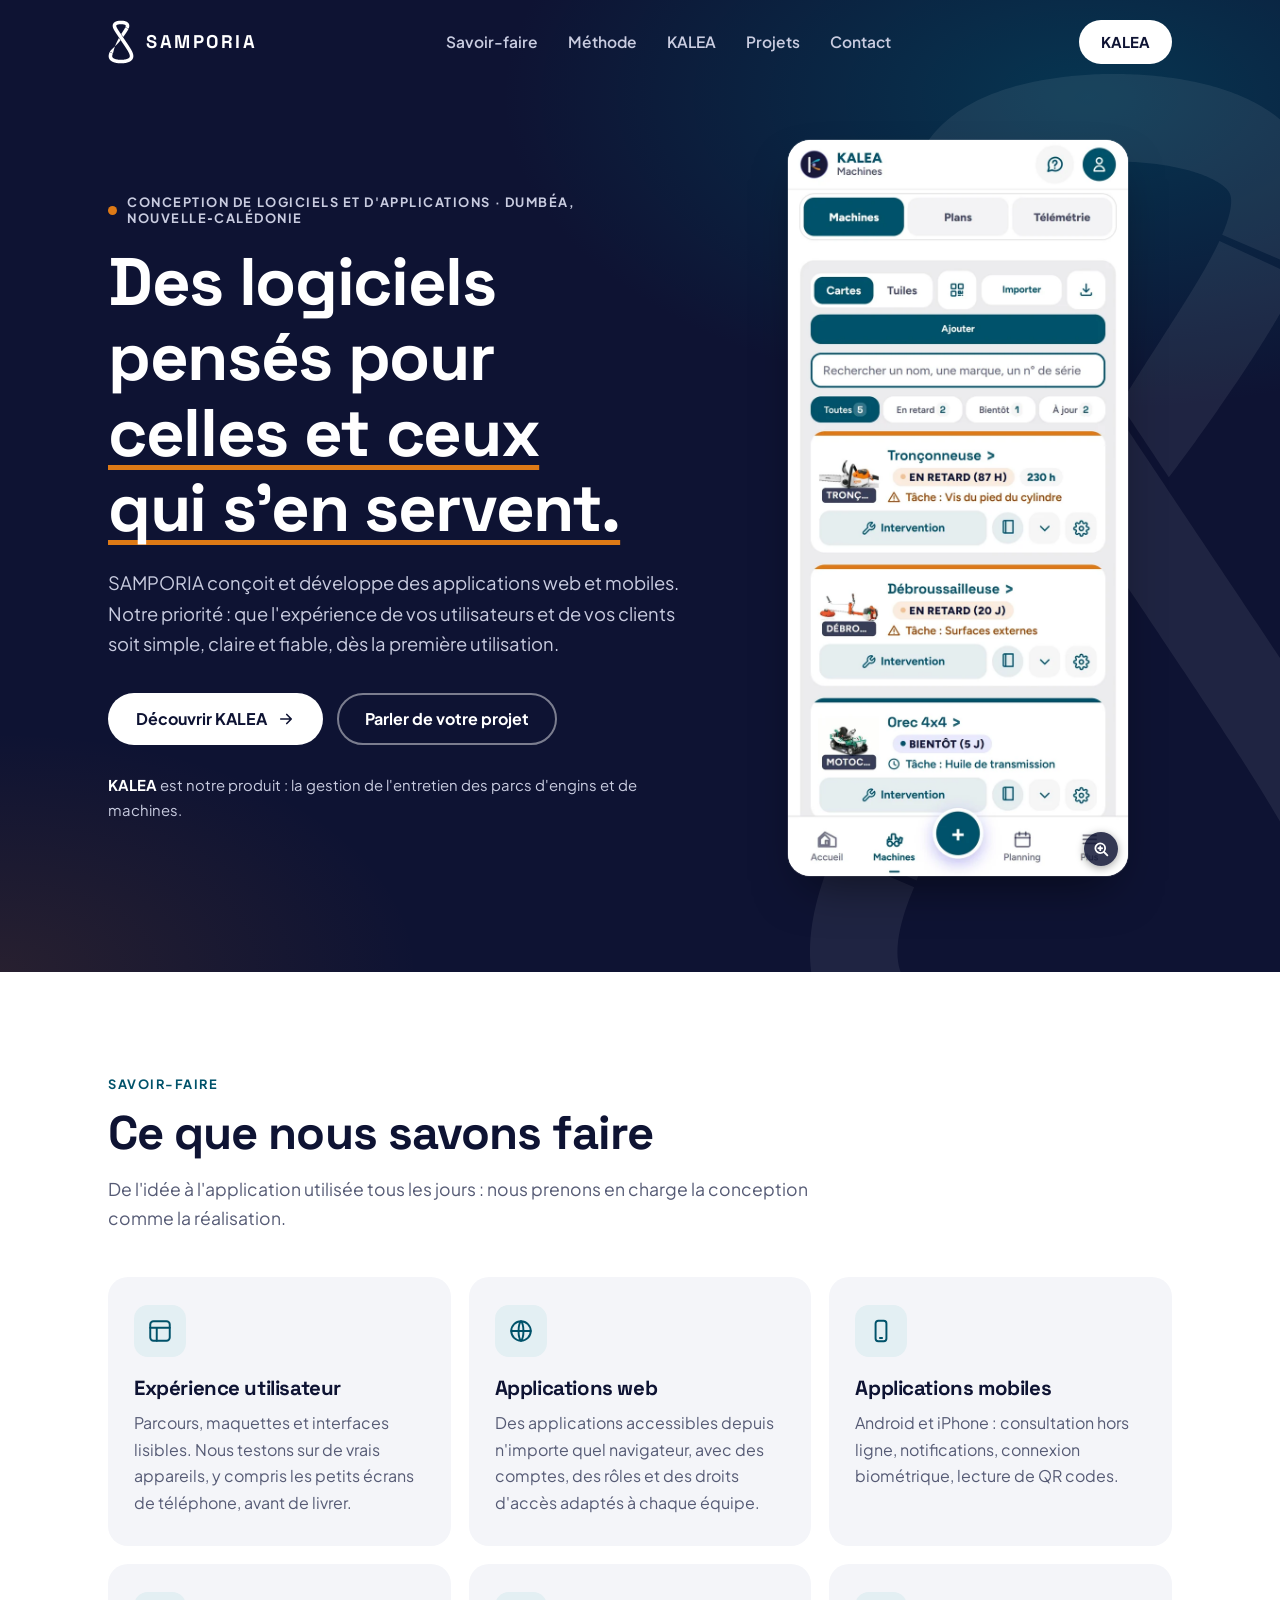
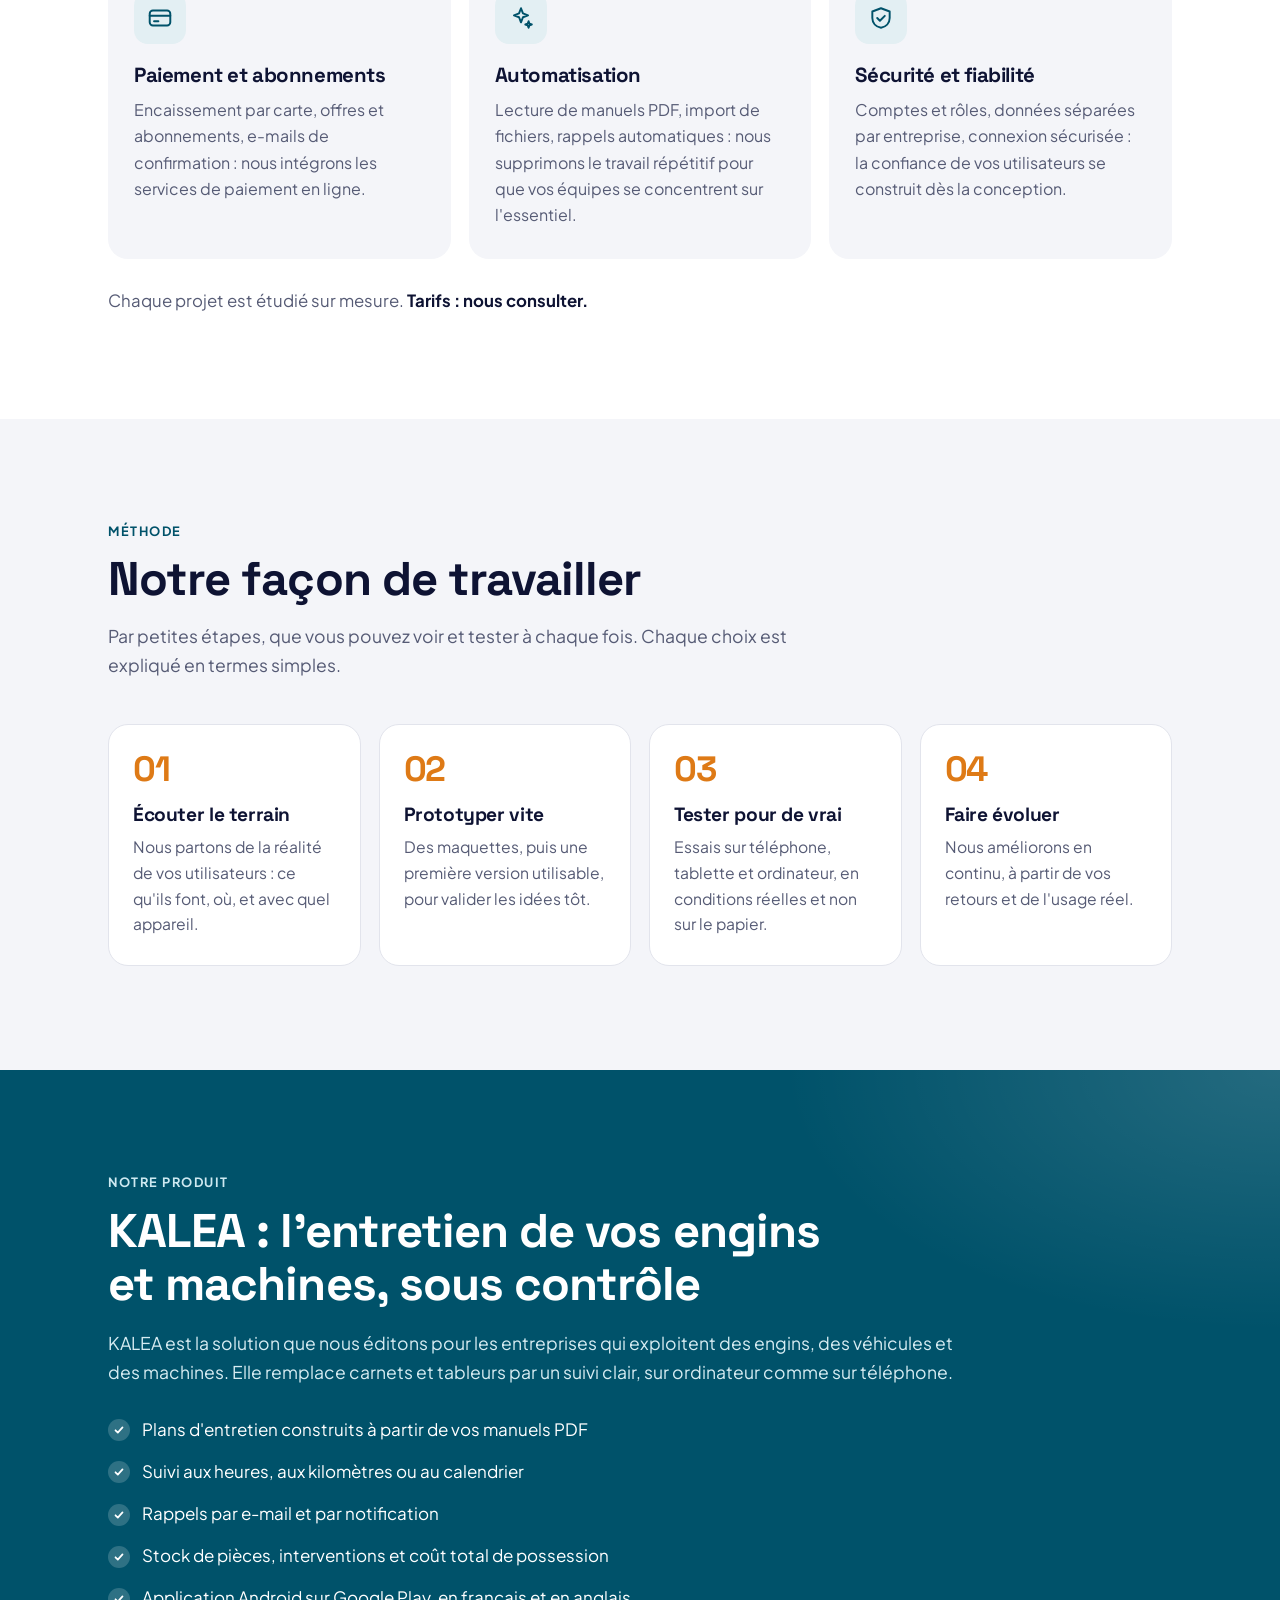
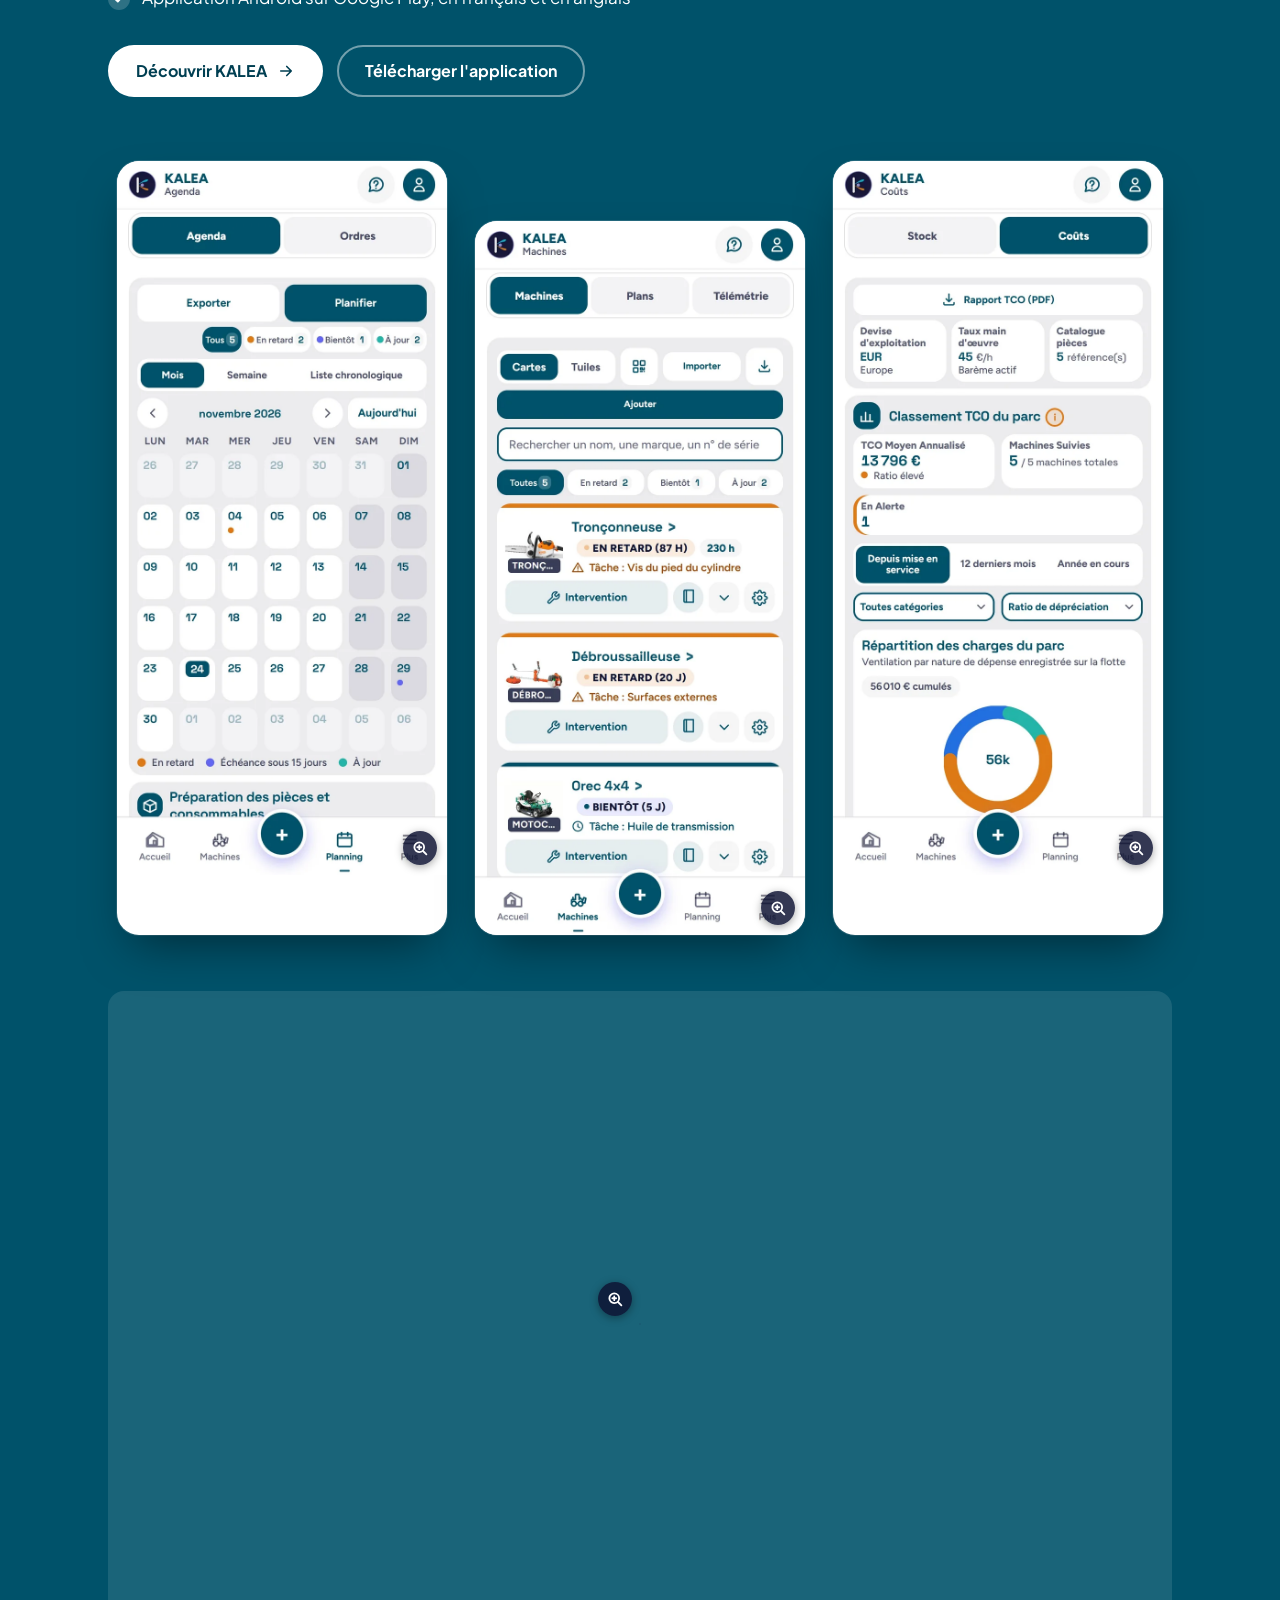
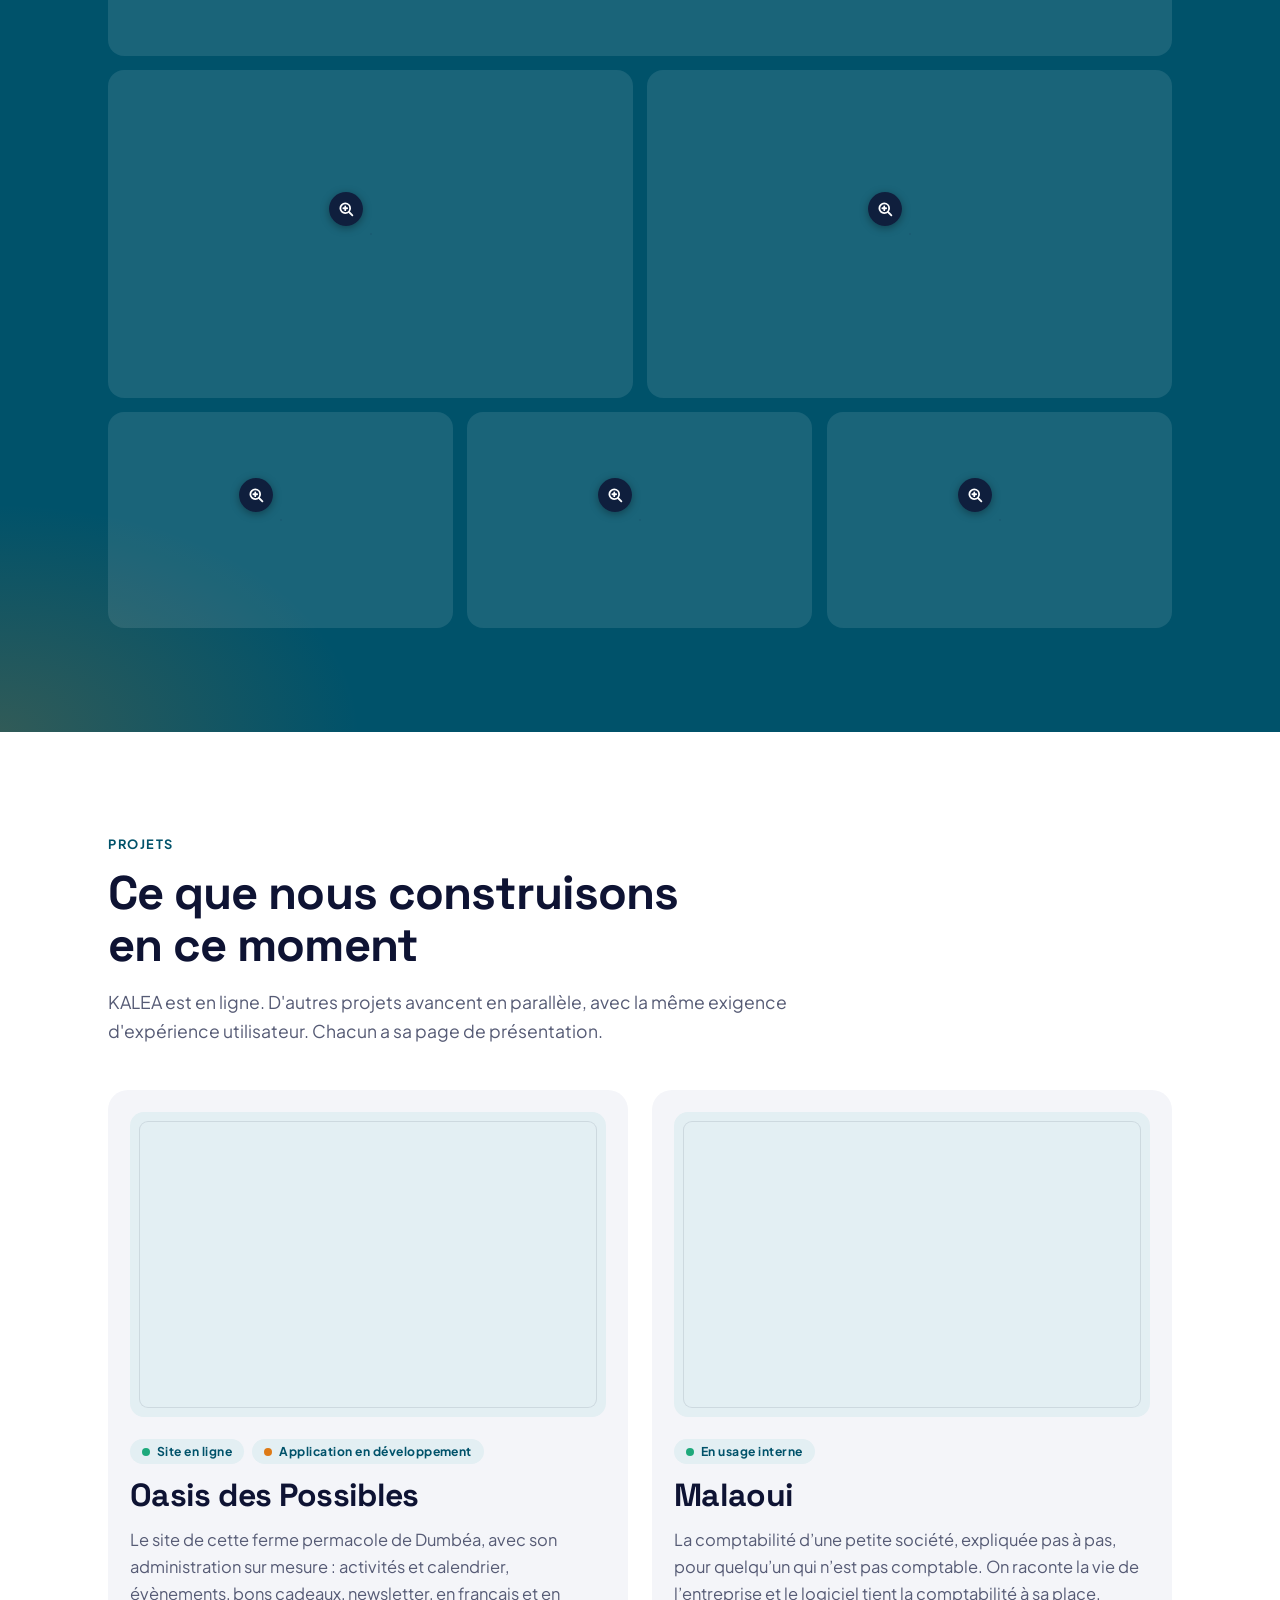
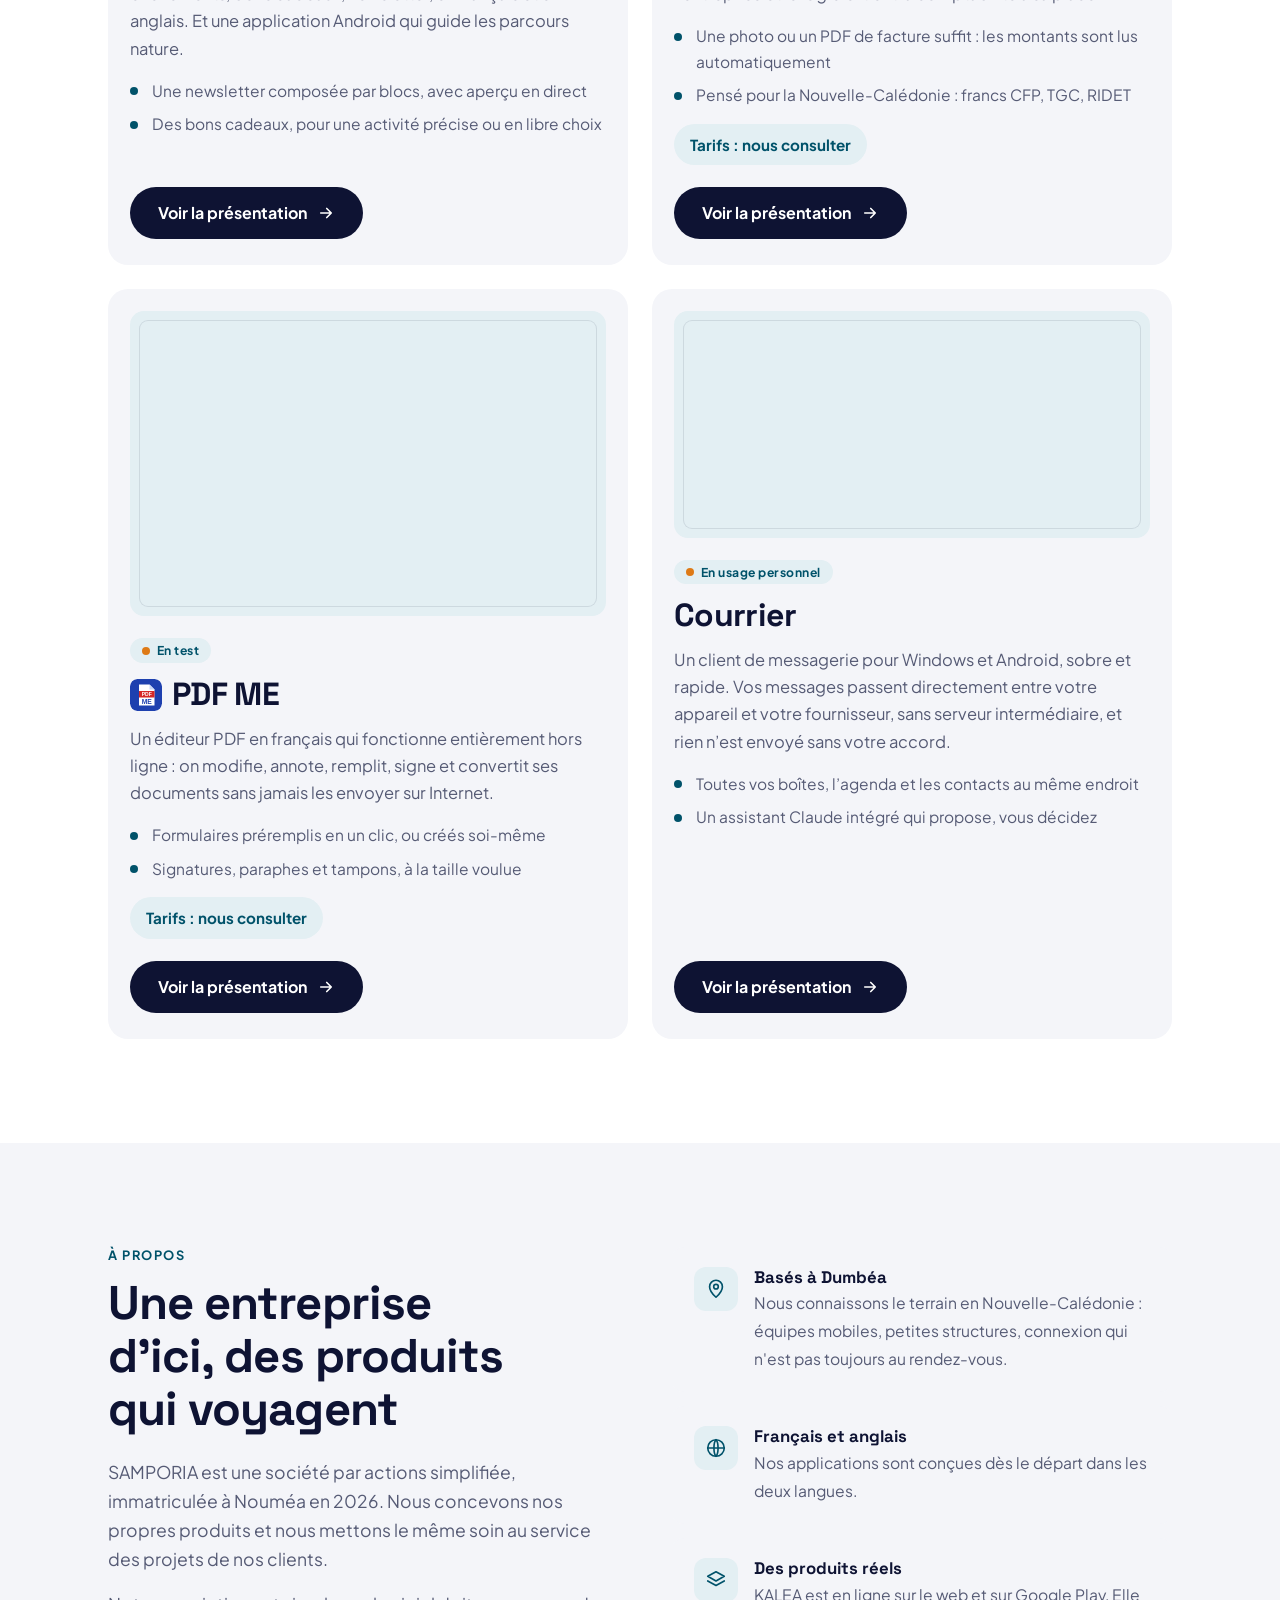
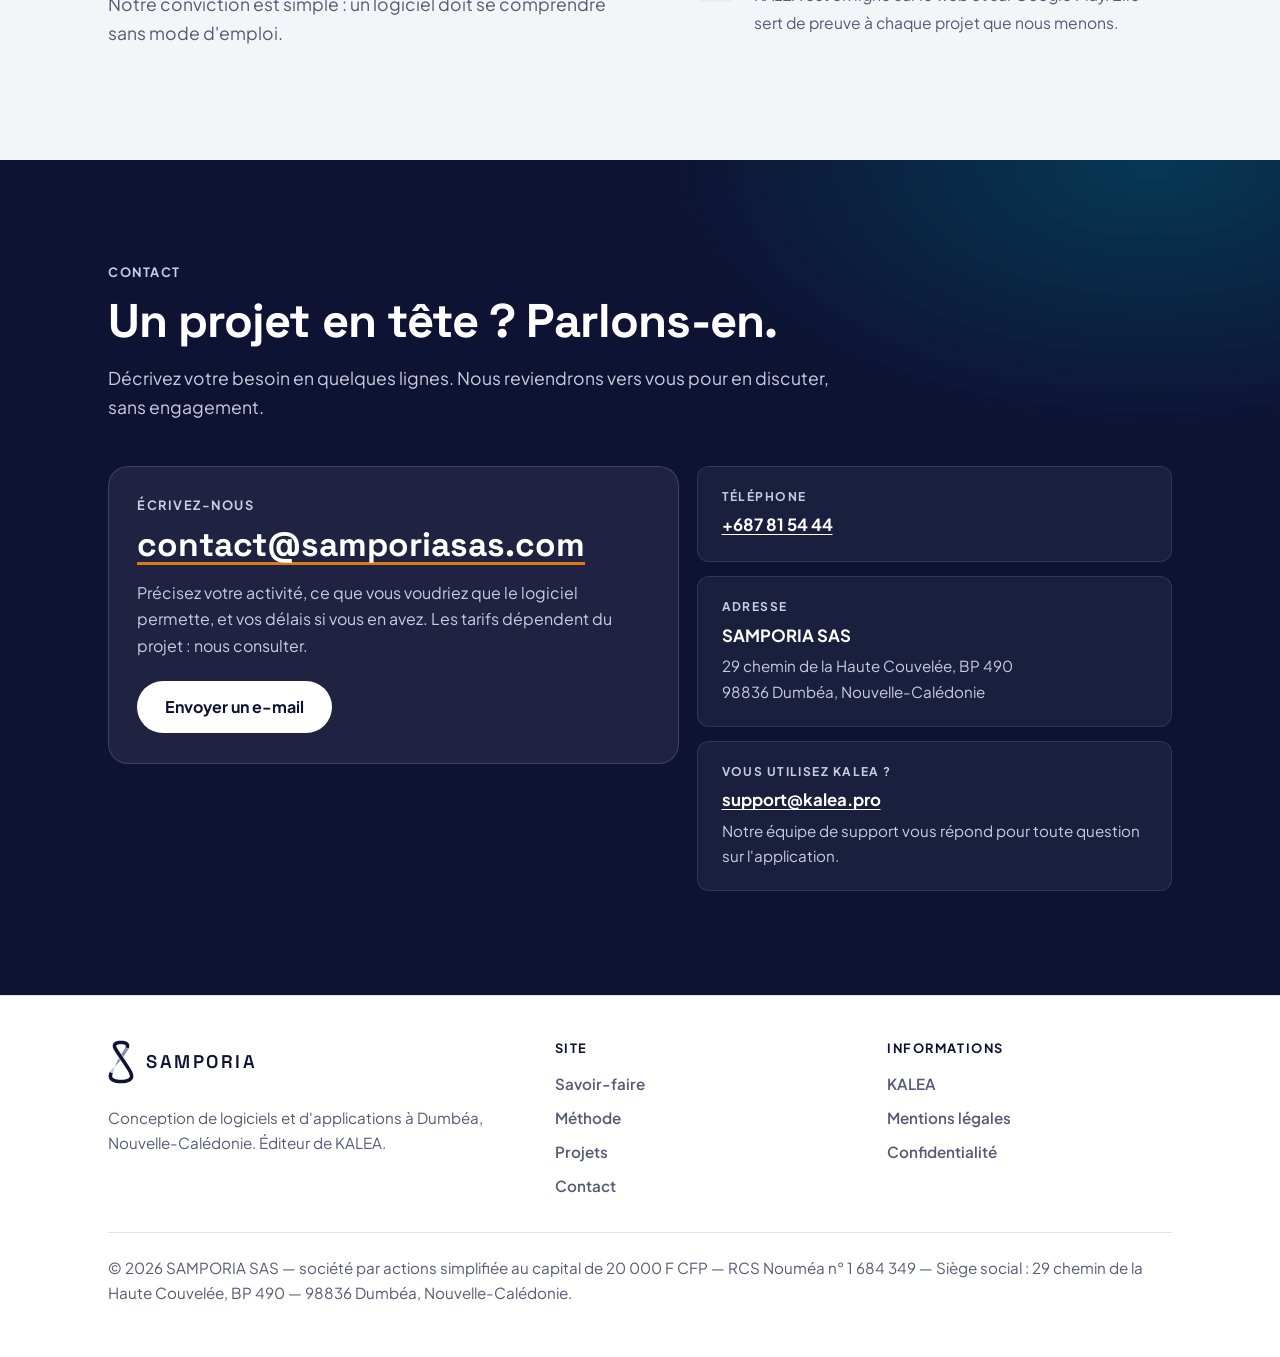
<file: index.html>
<!doctype html>
<html lang="fr">
<head>
<meta charset="utf-8">
<meta name="viewport" content="width=device-width,initial-scale=1">
<meta http-equiv="Content-Security-Policy" content="default-src 'none'; img-src 'self' data:; style-src 'self'; font-src 'self'; script-src 'self'; connect-src 'none'; base-uri 'none'; form-action 'none'">
<meta name="referrer" content="strict-origin-when-cross-origin">
<title>SAMPORIA — Conception de logiciels web et mobiles en Nouvelle-Calédonie</title>
<meta name="description" content="Conception de logiciels et d'applications web et mobiles à Dumbéa (Nouvelle-Calédonie), centrée sur l'expérience utilisateur. Éditeur de KALEA.">
<link rel="canonical" href="https://samporiasas.com/">
<meta name="theme-color" content="#0E1333">
<link rel="icon" href="favicon.svg" type="image/svg+xml">
<link rel="apple-touch-icon" href="apple-touch-icon.png">
<meta property="og:type" content="website">
<meta property="og:locale" content="fr_FR">
<meta property="og:site_name" content="SAMPORIA">
<meta property="og:title" content="SAMPORIA — Des logiciels pensés pour celles et ceux qui s'en servent">
<meta property="og:description" content="Applications web et mobiles centrées sur l'expérience utilisateur et l'expérience client. Basée à Dumbéa, Nouvelle-Calédonie. Éditeur de KALEA.">
<meta property="og:url" content="https://samporiasas.com/">
<meta name="twitter:card" content="summary">
<link rel="stylesheet" href="style.css">
<script type="application/ld+json">
{
  "@context": "https://schema.org",
  "@type": "Organization",
  "name": "SAMPORIA",
  "legalName": "SAMPORIA SAS",
  "url": "https://samporiasas.com/",
  "logo": "https://samporiasas.com/apple-touch-icon.png",
  "description": "Conception de logiciels et d'applications web et mobiles, centrée sur l'expérience utilisateur. Éditeur de KALEA.",
  "email": "contact@samporiasas.com",
  "telephone": "+687815444",
  "address": {
    "@type": "PostalAddress",
    "streetAddress": "29 chemin de la Haute Couvelée, BP 490",
    "postalCode": "98835",
    "addressLocality": "Dumbéa",
    "addressCountry": "NC"
  }
}
</script>
</head>
<body>
<a class="skip" href="#contenu">Aller au contenu</a>

<!-- ===================== EN-TÊTE + HÉROS ===================== -->
<header class="hero">
  <img class="hero-ribbon" src="img/logo-samporia.svg" alt="" width="320" height="545">
  <div class="wrap">
    <div class="topbar">
      <a class="brand" href="./" aria-label="SAMPORIA, accueil">
        <img src="img/logo-samporia.svg" alt="" width="26" height="44">
        <span>SAMPORIA</span>
      </a>
      <nav class="nav-desktop" aria-label="Navigation principale">
        <a href="#savoir-faire">Savoir-faire</a>
        <a href="#methode">Méthode</a>
        <a href="#kalea">KALEA</a>
        <a href="#projets">Projets</a>
        <a href="#contact">Contact</a>
      </nav>
      <div class="topbar-actions">
        <a class="btn btn-light" href="https://kalea.pro/">KALEA</a>
        <details class="nav-mobile">
          <summary>Menu</summary>
          <ul>
            <li><a href="#savoir-faire">Savoir-faire</a></li>
            <li><a href="#methode">Méthode</a></li>
            <li><a href="#kalea">KALEA</a></li>
            <li><a href="#projets">Projets</a></li>
            <li><a href="#contact">Contact</a></li>
          </ul>
        </details>
      </div>
    </div>

    <div class="hero-grid">
      <div>
        <span class="eyebrow">Conception de logiciels et d'applications · Dumbéa, Nouvelle‑Calédonie</span>
        <h1>Des logiciels pensés pour <em>celles et ceux qui s'en servent.</em></h1>
        <p class="lead">SAMPORIA conçoit et développe des applications web et mobiles. Notre priorité : que l'expérience de vos utilisateurs et de vos clients soit simple, claire et fiable, dès la première utilisation.</p>
        <div class="hero-cta">
          <a class="btn btn-light" href="https://kalea.pro/">Découvrir KALEA
            <svg viewBox="0 0 24 24" fill="none" stroke="currentColor" stroke-width="2.2" stroke-linecap="round" stroke-linejoin="round" aria-hidden="true"><path d="M5 12h14M13 6l6 6-6 6"/></svg>
          </a>
          <a class="btn btn-ghost" href="#contact">Parler de votre projet</a>
        </div>
        <p class="hero-note"><strong>KALEA</strong> est notre produit : la gestion de l'entretien des parcs d'engins et de machines.</p>
      </div>
      <div class="hero-visual">
        <figure class="shot hero-shot"><a class="zoom" href="img/galerie/grand/kalea-m-parc.webp" aria-label="Agrandir la capture : Écran « Parc » de l'application KALEA : liste des machines avec leur état d'entretien"><img src="img/kalea-telephone.webp" width="720" height="1558" alt="Écran « Parc » de l'application KALEA : liste des machines avec leur état d'entretien"></a></figure>
      </div>
    </div>
  </div>
</header>

<main id="contenu">

<!-- ===================== SAVOIR-FAIRE ===================== -->
<section class="section" id="savoir-faire" aria-labelledby="t-savoir-faire">
  <div class="wrap">
    <div class="section-head">
      <span class="kicker">Savoir-faire</span>
      <h2 id="t-savoir-faire">Ce que nous savons faire</h2>
      <p>De l'idée à l'application utilisée tous les jours : nous prenons en charge la conception comme la réalisation.</p>
    </div>
    <ul class="cards">
      <li class="card">
        <div class="ico"><svg viewBox="0 0 24 24" aria-hidden="true"><rect x="3" y="3" width="18" height="18" rx="3"/><path d="M3 9h18M9 21V9"/></svg></div>
        <h3>Expérience utilisateur</h3>
        <p>Parcours, maquettes et interfaces lisibles. Nous testons sur de vrais appareils, y compris les petits écrans de téléphone, avant de livrer.</p>
      </li>
      <li class="card">
        <div class="ico"><svg viewBox="0 0 24 24" aria-hidden="true"><circle cx="12" cy="12" r="9"/><path d="M3 12h18M12 3c3 3 3 15 0 18M12 3c-3 3-3 15 0 18"/></svg></div>
        <h3>Applications web</h3>
        <p>Des applications accessibles depuis n'importe quel navigateur, avec des comptes, des rôles et des droits d'accès adaptés à chaque équipe.</p>
      </li>
      <li class="card">
        <div class="ico"><svg viewBox="0 0 24 24" aria-hidden="true"><rect x="7" y="2.5" width="10" height="19" rx="2.5"/><path d="M11 18.5h2"/></svg></div>
        <h3>Applications mobiles</h3>
        <p>Android et iPhone : consultation hors ligne, notifications, connexion biométrique, lecture de QR codes.</p>
      </li>
      <li class="card">
        <div class="ico"><svg viewBox="0 0 24 24" aria-hidden="true"><rect x="2.5" y="5" width="19" height="14" rx="3"/><path d="M2.5 10h19M6.5 15h4"/></svg></div>
        <h3>Paiement et abonnements</h3>
        <p>Encaissement par carte, offres et abonnements, e-mails de confirmation : nous intégrons les services de paiement en ligne.</p>
      </li>
      <li class="card">
        <div class="ico"><svg viewBox="0 0 24 24" aria-hidden="true"><path d="M12 3l1.8 4.7L18.5 9.5l-4.7 1.8L12 16l-1.8-4.7L5.5 9.5l4.7-1.8z"/><path d="M19 15l.8 2.2L22 18l-2.2.8L19 21l-.8-2.2L16 18l2.2-.8z"/></svg></div>
        <h3>Automatisation</h3>
        <p>Lecture de manuels PDF, import de fichiers, rappels automatiques : nous supprimons le travail répétitif pour que vos équipes se concentrent sur l'essentiel.</p>
      </li>
      <li class="card">
        <div class="ico"><svg viewBox="0 0 24 24" aria-hidden="true"><path d="M12 3l8 3v6c0 4.5-3.2 8-8 9-4.8-1-8-4.5-8-9V6z"/><path d="M8.5 12l2.5 2.5L15.5 10"/></svg></div>
        <h3>Sécurité et fiabilité</h3>
        <p>Comptes et rôles, données séparées par entreprise, connexion sécurisée : la confiance de vos utilisateurs se construit dès la conception.</p>
      </li>
    </ul>
    <p class="tarifs-note">Chaque projet est étudié sur mesure. <strong>Tarifs : nous consulter.</strong></p>
  </div>
</section>

<!-- ===================== MÉTHODE ===================== -->
<section class="section method" id="methode" aria-labelledby="t-methode">
  <div class="wrap">
    <div class="section-head">
      <span class="kicker">Méthode</span>
      <h2 id="t-methode">Notre façon de travailler</h2>
      <p>Par petites étapes, que vous pouvez voir et tester à chaque fois. Chaque choix est expliqué en termes simples.</p>
    </div>
    <ol class="steps">
      <li>
        <h3>Écouter le terrain</h3>
        <p>Nous partons de la réalité de vos utilisateurs : ce qu'ils font, où, et avec quel appareil.</p>
      </li>
      <li>
        <h3>Prototyper vite</h3>
        <p>Des maquettes, puis une première version utilisable, pour valider les idées tôt.</p>
      </li>
      <li>
        <h3>Tester pour de vrai</h3>
        <p>Essais sur téléphone, tablette et ordinateur, en conditions réelles et non sur le papier.</p>
      </li>
      <li>
        <h3>Faire évoluer</h3>
        <p>Nous améliorons en continu, à partir de vos retours et de l'usage réel.</p>
      </li>
    </ol>
  </div>
</section>

<!-- ===================== KALEA ===================== -->
<section class="section product" id="kalea" aria-labelledby="t-kalea">
  <div class="wrap">
    <div class="product-intro">
      <span class="kicker">Notre produit</span>
      <h2 id="t-kalea">KALEA : l'entretien de vos engins et machines, sous contrôle</h2>
      <p class="lead">KALEA est la solution que nous éditons pour les entreprises qui exploitent des engins, des véhicules et des machines. Elle remplace carnets et tableurs par un suivi clair, sur ordinateur comme sur téléphone.</p>
      <ul class="ticks">
        <li>Plans d'entretien construits à partir de vos manuels PDF</li>
        <li>Suivi aux heures, aux kilomètres ou au calendrier</li>
        <li>Rappels par e-mail et par notification</li>
        <li>Stock de pièces, interventions et coût total de possession</li>
        <li>Application Android sur Google Play, en français et en anglais</li>
      </ul>
      <div class="product-cta">
        <a class="btn btn-light" href="https://kalea.pro/">Découvrir KALEA <svg width="18" height="18" viewBox="0 0 24 24" fill="none" stroke="currentColor" stroke-width="2.2" stroke-linecap="round" stroke-linejoin="round" aria-hidden="true"><path d="M5 12h14M13 6l6 6-6 6"/></svg></a>
        <a class="btn btn-ghost" href="https://kalea.pro/telecharger.html">Télécharger l'application</a>
      </div>
    </div>
    <div class="phones ">
        <figure class="shot"><a class="zoom" href="img/galerie/grand/kalea-m-planning.webp" aria-label="Agrandir la capture : Écran « Planning » de KALEA : calendrier des échéances d'entretien du mois"><img src="img/galerie/kalea-m-planning.webp" width="720" height="1558" loading="lazy" alt="Écran « Planning » de KALEA : calendrier des échéances d'entretien du mois"></a></figure>
        <figure class="shot"><a class="zoom" href="img/galerie/grand/kalea-m-parc.webp" aria-label="Agrandir la capture : Écran « Machines » de KALEA : machines avec photos, retards en orange et échéances proches"><img src="img/galerie/kalea-m-parc.webp" width="720" height="1558" loading="lazy" alt="Écran « Machines » de KALEA : machines avec photos, retards en orange et échéances proches"></a></figure>
        <figure class="shot"><a class="zoom" href="img/galerie/grand/kalea-m-couts.webp" aria-label="Agrandir la capture : Écran « Coûts » de KALEA : classement du coût total de possession du parc"><img src="img/galerie/kalea-m-couts.webp" width="720" height="1558" loading="lazy" alt="Écran « Coûts » de KALEA : classement du coût total de possession du parc"></a></figure>
    </div>
    <div class="bento on-dark">
      <figure class="tile"><a class="zoom" href="img/galerie/grand/kalea-accueil.webp" aria-label="Agrandir la capture : Tableau de bord de KALEA : points de vigilance, échéances d'entretien et canaux de rappels"><img src="img/galerie/kalea-accueil.webp" width="1500" height="938" loading="lazy" alt="Tableau de bord de KALEA : points de vigilance, échéances d'entretien et canaux de rappels"></a></figure>
      <figure class="tile"><a class="zoom" href="img/galerie/grand/kalea-parc.webp" aria-label="Agrandir la capture : Liste des machines de KALEA avec leur état d'entretien"><img src="img/galerie/kalea-parc.webp" width="1500" height="938" loading="lazy" alt="Liste des machines de KALEA avec leur état d'entretien"></a></figure>
      <figure class="tile"><a class="zoom" href="img/galerie/grand/kalea-fiche.webp" aria-label="Agrandir la capture : Fiche d'une machine de KALEA avec son tableau de référence d'entretien"><img src="img/galerie/kalea-fiche.webp" width="1500" height="938" loading="lazy" alt="Fiche d'une machine de KALEA avec son tableau de référence d'entretien"></a></figure>
      <figure class="tile"><a class="zoom" href="img/galerie/grand/kalea-agenda.webp" aria-label="Agrandir la capture : Agenda de KALEA : échéances d'entretien du mois"><img src="img/galerie/kalea-agenda.webp" width="1500" height="938" loading="lazy" alt="Agenda de KALEA : échéances d'entretien du mois"></a></figure>
      <figure class="tile"><a class="zoom" href="img/galerie/grand/kalea-tco.webp" aria-label="Agrandir la capture : Classement du coût total de possession du parc dans KALEA"><img src="img/galerie/kalea-tco.webp" width="1500" height="938" loading="lazy" alt="Classement du coût total de possession du parc dans KALEA"></a></figure>
      <figure class="tile"><a class="zoom" href="img/galerie/grand/kalea-stats.webp" aria-label="Agrandir la capture : Statistiques de dépenses et de maintenance dans KALEA"><img src="img/galerie/kalea-stats.webp" width="1500" height="938" loading="lazy" alt="Statistiques de dépenses et de maintenance dans KALEA"></a></figure>
    </div>
  </div>
</section>

<!-- ===================== PROJETS ===================== -->
<section class="section" id="projets" aria-labelledby="t-projets">
  <div class="wrap">
    <div class="section-head">
      <span class="kicker">Projets</span>
      <h2 id="t-projets">Ce que nous construisons en ce moment</h2>
      <p>KALEA est en ligne. D'autres projets avancent en parallèle, avec la même exigence d'expérience utilisateur. Chacun a sa page de présentation.</p>
    </div>
    <div class="pcartes">
  <article class="pcarte" aria-labelledby="p-oasis">
    <a class="pcarte-visuel" href="oasis/" tabindex="-1" aria-hidden="true"><img src="img/galerie/oasis-accueil.webp" width="1500" height="938" loading="lazy" alt="Page d’accueil du site de l’Oasis des Possibles"></a>
    <div class="chips"><span class="chip live">Site en ligne</span><span class="chip wip">Application en développement</span></div>
    <h3 id="p-oasis">Oasis des Possibles</h3>
    <p>Le site de cette ferme permacole de Dumbéa, avec son administration sur mesure : activités et calendrier, évènements, bons cadeaux, newsletter, en français et en anglais. Et une application Android qui guide les parcours nature.</p>
    <ul class="mini-list"><li>Une newsletter composée par blocs, avec aperçu en direct</li><li>Des bons cadeaux, pour une activité précise ou en libre choix</li></ul>
    
    <p class="pcarte-lien"><a class="btn btn-ink" href="oasis/" aria-label="Voir la présentation de Oasis des Possibles">Voir la présentation <svg width="18" height="18" viewBox="0 0 24 24" fill="none" stroke="currentColor" stroke-width="2.2" stroke-linecap="round" stroke-linejoin="round" aria-hidden="true"><path d="M5 12h14M13 6l6 6-6 6"/></svg></a></p>
  </article>

  <article class="pcarte" aria-labelledby="p-malaoui">
    <a class="pcarte-visuel" href="malaoui/" tabindex="-1" aria-hidden="true"><img src="img/galerie/malaoui-accueil.webp" width="1440" height="900" loading="lazy" alt="Tableau de bord de Malaoui (données fictives)"></a>
    <div class="chips"><span class="chip live">En usage interne</span></div>
    <h3 id="p-malaoui">Malaoui</h3>
    <p>La comptabilité d’une petite société, expliquée pas à pas, pour quelqu’un qui n’est pas comptable. On raconte la vie de l’entreprise et le logiciel tient la comptabilité à sa place.</p>
    <ul class="mini-list"><li>Une photo ou un PDF de facture suffit : les montants sont lus automatiquement</li><li>Pensé pour la Nouvelle-Calédonie : francs CFP, TGC, RIDET</li></ul>
    <p class="tarif">Tarifs : nous consulter</p>
    <p class="pcarte-lien"><a class="btn btn-ink" href="malaoui/" aria-label="Voir la présentation de Malaoui">Voir la présentation <svg width="18" height="18" viewBox="0 0 24 24" fill="none" stroke="currentColor" stroke-width="2.2" stroke-linecap="round" stroke-linejoin="round" aria-hidden="true"><path d="M5 12h14M13 6l6 6-6 6"/></svg></a></p>
  </article>

  <article class="pcarte" aria-labelledby="p-pdfme">
    <a class="pcarte-visuel" href="pdf-me/" tabindex="-1" aria-hidden="true"><img src="img/galerie/pdfme-annoter.webp" width="1500" height="938" loading="lazy" alt="PDF ME : un compte rendu de réunion annoté, avec un tampon et une signature"></a>
    <div class="chips"><span class="chip wip">En test</span></div>
    <h3 id="p-pdfme"><img class="proj-icon" src="img/pdfme-logo.svg" width="32" height="32" alt="">PDF ME</h3>
    <p>Un éditeur PDF en français qui fonctionne entièrement hors ligne : on modifie, annote, remplit, signe et convertit ses documents sans jamais les envoyer sur Internet.</p>
    <ul class="mini-list"><li>Formulaires préremplis en un clic, ou créés soi-même</li><li>Signatures, paraphes et tampons, à la taille voulue</li></ul>
    <p class="tarif">Tarifs : nous consulter</p>
    <p class="pcarte-lien"><a class="btn btn-ink" href="pdf-me/" aria-label="Voir la présentation de PDF ME">Voir la présentation <svg width="18" height="18" viewBox="0 0 24 24" fill="none" stroke="currentColor" stroke-width="2.2" stroke-linecap="round" stroke-linejoin="round" aria-hidden="true"><path d="M5 12h14M13 6l6 6-6 6"/></svg></a></p>
  </article>

  <article class="pcarte" aria-labelledby="p-courrier">
    <a class="pcarte-visuel" href="courrier/presentation.html" tabindex="-1" aria-hidden="true"><img src="courrier/captures/01-pc-boite-de-reception.jpg" width="1568" height="710" loading="lazy" alt="Courrier sur ordinateur : boîte de réception de plusieurs comptes, message ouvert avec le résumé de Claude"></a>
    <div class="chips"><span class="chip wip">En usage personnel</span></div>
    <h3 id="p-courrier">Courrier</h3>
    <p>Un client de messagerie pour Windows et Android, sobre et rapide. Vos messages passent directement entre votre appareil et votre fournisseur, sans serveur intermédiaire, et rien n’est envoyé sans votre accord.</p>
    <ul class="mini-list"><li>Toutes vos boîtes, l’agenda et les contacts au même endroit</li><li>Un assistant Claude intégré qui propose, vous décidez</li></ul>
    
    <p class="pcarte-lien"><a class="btn btn-ink" href="courrier/presentation.html" aria-label="Voir la présentation de Courrier">Voir la présentation <svg width="18" height="18" viewBox="0 0 24 24" fill="none" stroke="currentColor" stroke-width="2.2" stroke-linecap="round" stroke-linejoin="round" aria-hidden="true"><path d="M5 12h14M13 6l6 6-6 6"/></svg></a></p>
  </article>
    </div>
  </div>
</section>

<!-- ===================== À PROPOS ===================== -->
<section class="section method about" id="a-propos" aria-labelledby="t-apropos">
  <div class="wrap about-grid">
    <div>
      <span class="kicker">À propos</span>
      <h2 id="t-apropos">Une entreprise d'ici, des produits qui voyagent</h2>
      <p>SAMPORIA est une société par actions simplifiée, immatriculée à Nouméa en 2026. Nous concevons nos propres produits et nous mettons le même soin au service des projets de nos clients.</p>
      <p>Notre conviction est simple : un logiciel doit se comprendre sans mode d'emploi.</p>
    </div>
    <ul class="facts">
      <li>
        <div class="ico"><svg viewBox="0 0 24 24" aria-hidden="true"><path d="M12 21s7-6.2 7-11.5A7 7 0 0 0 5 9.5C5 14.8 12 21 12 21z"/><circle cx="12" cy="9.5" r="2.5"/></svg></div>
        <div><b>Basés à Dumbéa</b><span>Nous connaissons le terrain en Nouvelle-Calédonie : équipes mobiles, petites structures, connexion qui n'est pas toujours au rendez-vous.</span></div>
      </li>
      <li>
        <div class="ico"><svg viewBox="0 0 24 24" aria-hidden="true"><circle cx="12" cy="12" r="9"/><path d="M3 12h18M12 3c3 3 3 15 0 18M12 3c-3 3-3 15 0 18"/></svg></div>
        <div><b>Français et anglais</b><span>Nos applications sont conçues dès le départ dans les deux langues.</span></div>
      </li>
      <li>
        <div class="ico"><svg viewBox="0 0 24 24" aria-hidden="true"><path d="M12 3l9 5-9 5-9-5z"/><path d="M3 13l9 5 9-5"/></svg></div>
        <div><b>Des produits réels</b><span>KALEA est en ligne sur le web et sur Google Play. Elle sert de preuve à chaque projet que nous menons.</span></div>
      </li>
    </ul>
  </div>
</section>

<!-- ===================== CONTACT ===================== -->
<section class="section contact" id="contact" aria-labelledby="t-contact">
  <div class="wrap">
    <div class="section-head">
      <span class="kicker">Contact</span>
      <h2 id="t-contact">Un projet en tête ? Parlons-en.</h2>
      <p>Décrivez votre besoin en quelques lignes. Nous reviendrons vers vous pour en discuter, sans engagement.</p>
    </div>
    <div class="contact-grid">
      <div class="contact-main">
        <span class="label">Écrivez-nous</span>
        <a class="mail" href="mailto:contact@samporiasas.com?subject=Projet%20logiciel">contact@samporiasas.com</a>
        <p>Précisez votre activité, ce que vous voudriez que le logiciel permette, et vos délais si vous en avez. Les tarifs dépendent du projet : nous consulter.</p>
        <a class="btn btn-light" href="mailto:contact@samporiasas.com?subject=Projet%20logiciel">Envoyer un e-mail</a>
      </div>
      <div class="contact-side">
        <div><span class="label">Téléphone</span><a href="tel:+687815444">+687 81 54 44</a></div>
        <div><span class="label">Adresse</span><strong>SAMPORIA SAS</strong><p>29 chemin de la Haute Couvelée, BP 490<br>98836 Dumbéa, Nouvelle-Calédonie</p></div>
        <div><span class="label">Vous utilisez KALEA ?</span><a href="mailto:support@kalea.pro">support@kalea.pro</a><p>Notre équipe de support vous répond pour toute question sur l'application.</p></div>
      </div>
    </div>
  </div>
</section>

</main>

<!-- ===================== PIED DE PAGE ===================== -->
<footer class="foot">
  <div class="wrap">
    <div class="foot-grid">
      <div>
        <a class="brand" href="./" aria-label="SAMPORIA, accueil"><img src="img/logo-samporia.svg" alt="" width="26" height="44"><span>SAMPORIA</span></a>
        <p>Conception de logiciels et d'applications à Dumbéa, Nouvelle-Calédonie. Éditeur de KALEA.</p>
      </div>
      <div>
        <h2>Site</h2>
        <ul>
          <li><a href="#savoir-faire">Savoir-faire</a></li>
          <li><a href="#methode">Méthode</a></li>
          <li><a href="#projets">Projets</a></li>
          <li><a href="#contact">Contact</a></li>
        </ul>
      </div>
      <div>
        <h2>Informations</h2>
        <ul>
          <li><a href="https://kalea.pro/">KALEA</a></li>
          <li><a href="mentions-legales.html">Mentions légales</a></li>
          <li><a href="confidentialite.html">Confidentialité</a></li>
        </ul>
      </div>
    </div>
    <p class="legal">© 2026 SAMPORIA SAS — société par actions simplifiée au capital de 20 000 F CFP — RCS Nouméa n° 1 684 349 — Siège social : 29 chemin de la Haute Couvelée, BP 490 — 98836 Dumbéa, Nouvelle-Calédonie.</p>
  </div>
</footer>
<script src="galerie.js" defer></script>
</body>
</html>
</file>
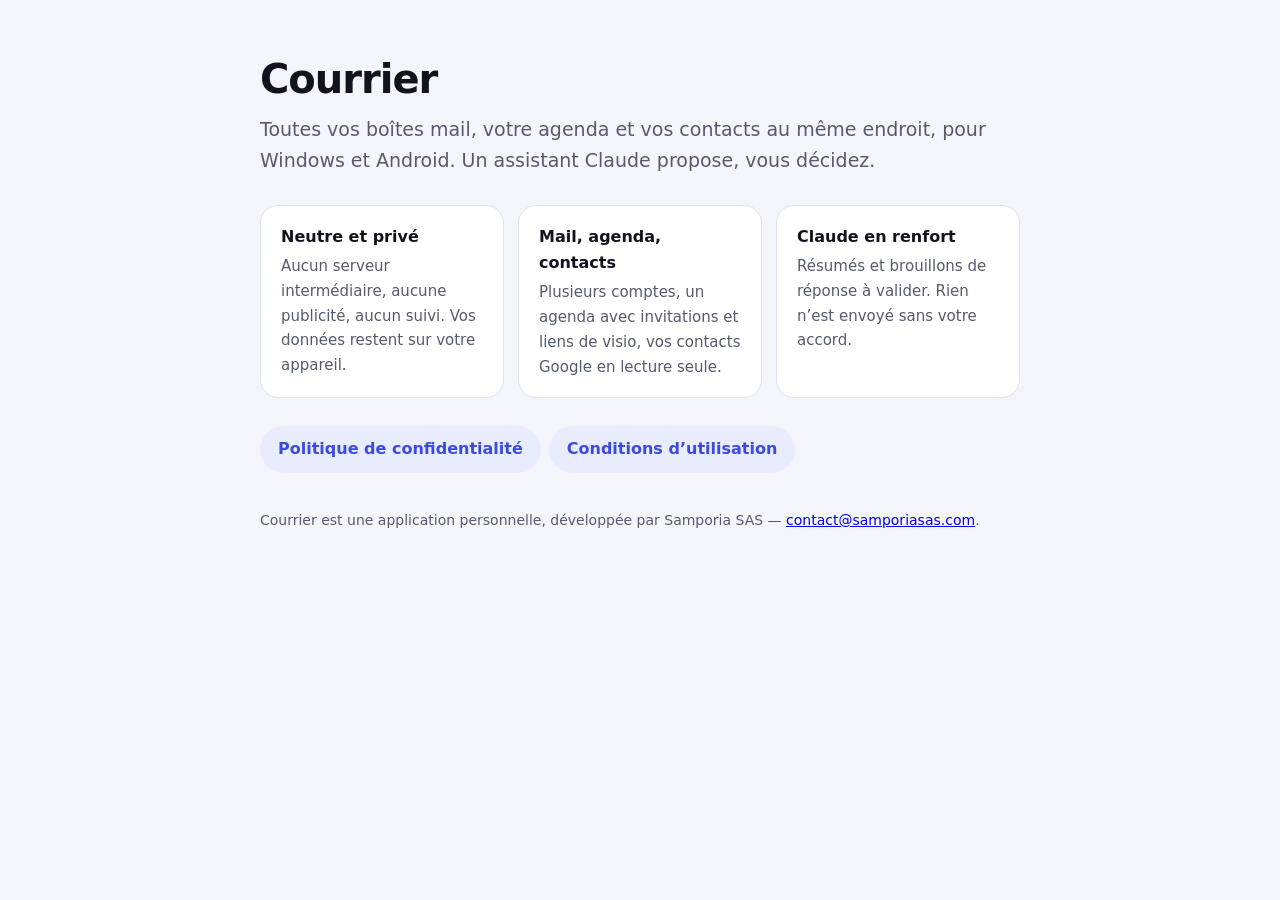
<file: courrier/index.html>
<!doctype html>
<html lang="fr">
<head>
<meta charset="utf-8">
<meta name="viewport" content="width=device-width, initial-scale=1">
<title>Courrier — Messagerie, agenda et contacts</title>
<meta name="description" content="Courrier : une messagerie personnelle, neutre et rapide pour Windows et Android, avec un assistant qui propose et vous laisse décider.">
<style>
  :root { color-scheme: light dark; --ink:#12131c; --muted:#565a6e; --bg:#f4f5fa; --card:#fff; --line:#e0e2ec; --accent:#3a4bdd; --soft:#e9ecfe; }
  @media (prefers-color-scheme: dark) { :root { --ink:#f2f3f8; --muted:#a8abc0; --bg:#0e0f16; --card:#171823; --line:#2a2c40; --accent:#8b97ff; --soft:#242a5c; } }
  body { margin:0; background:var(--bg); color:var(--ink); font:16px/1.65 Inter, system-ui, -apple-system, "Segoe UI", sans-serif; }
  main { max-width:760px; margin:0 auto; padding:56px 20px 64px; }
  h1 { font-size:40px; line-height:1.15; margin:0 0 12px; letter-spacing:-.025em; }
  .lead { font-size:19px; color:var(--muted); margin:0 0 28px; }
  .grid { display:grid; gap:14px; grid-template-columns:repeat(auto-fit,minmax(210px,1fr)); margin:0 0 28px; }
  .card { background:var(--card); border:1px solid var(--line); border-radius:18px; padding:18px 20px; }
  .card h2 { font-size:16px; margin:0 0 4px; }
  .card p { margin:0; color:var(--muted); font-size:15px; }
  .links a { display:inline-block; background:var(--soft); color:var(--accent); font-weight:600; text-decoration:none; padding:10px 18px; border-radius:99px; margin:0 8px 8px 0; }
  footer { color:var(--muted); font-size:14px; margin-top:28px; }
</style>
</head>
<body>
<main>
<h1>Courrier</h1>
<p class="lead">Toutes vos boîtes mail, votre agenda et vos contacts au même endroit, pour Windows et Android. Un assistant Claude propose, vous décidez.</p>
<div class="grid">
  <div class="card"><h2>Neutre et privé</h2><p>Aucun serveur intermédiaire, aucune publicité, aucun suivi. Vos données restent sur votre appareil.</p></div>
  <div class="card"><h2>Mail, agenda, contacts</h2><p>Plusieurs comptes, un agenda avec invitations et liens de visio, vos contacts Google en lecture seule.</p></div>
  <div class="card"><h2>Claude en renfort</h2><p>Résumés et brouillons de réponse à valider. Rien n’est envoyé sans votre accord.</p></div>
</div>
<p class="links"><a href="confidentialite.html">Politique de confidentialité</a><a href="conditions.html">Conditions d’utilisation</a></p>
<footer>Courrier est une application personnelle, développée par Samporia SAS — <a href="mailto:contact@samporiasas.com">contact@samporiasas.com</a>.</footer>
</main>
</body>
</html>
</file>
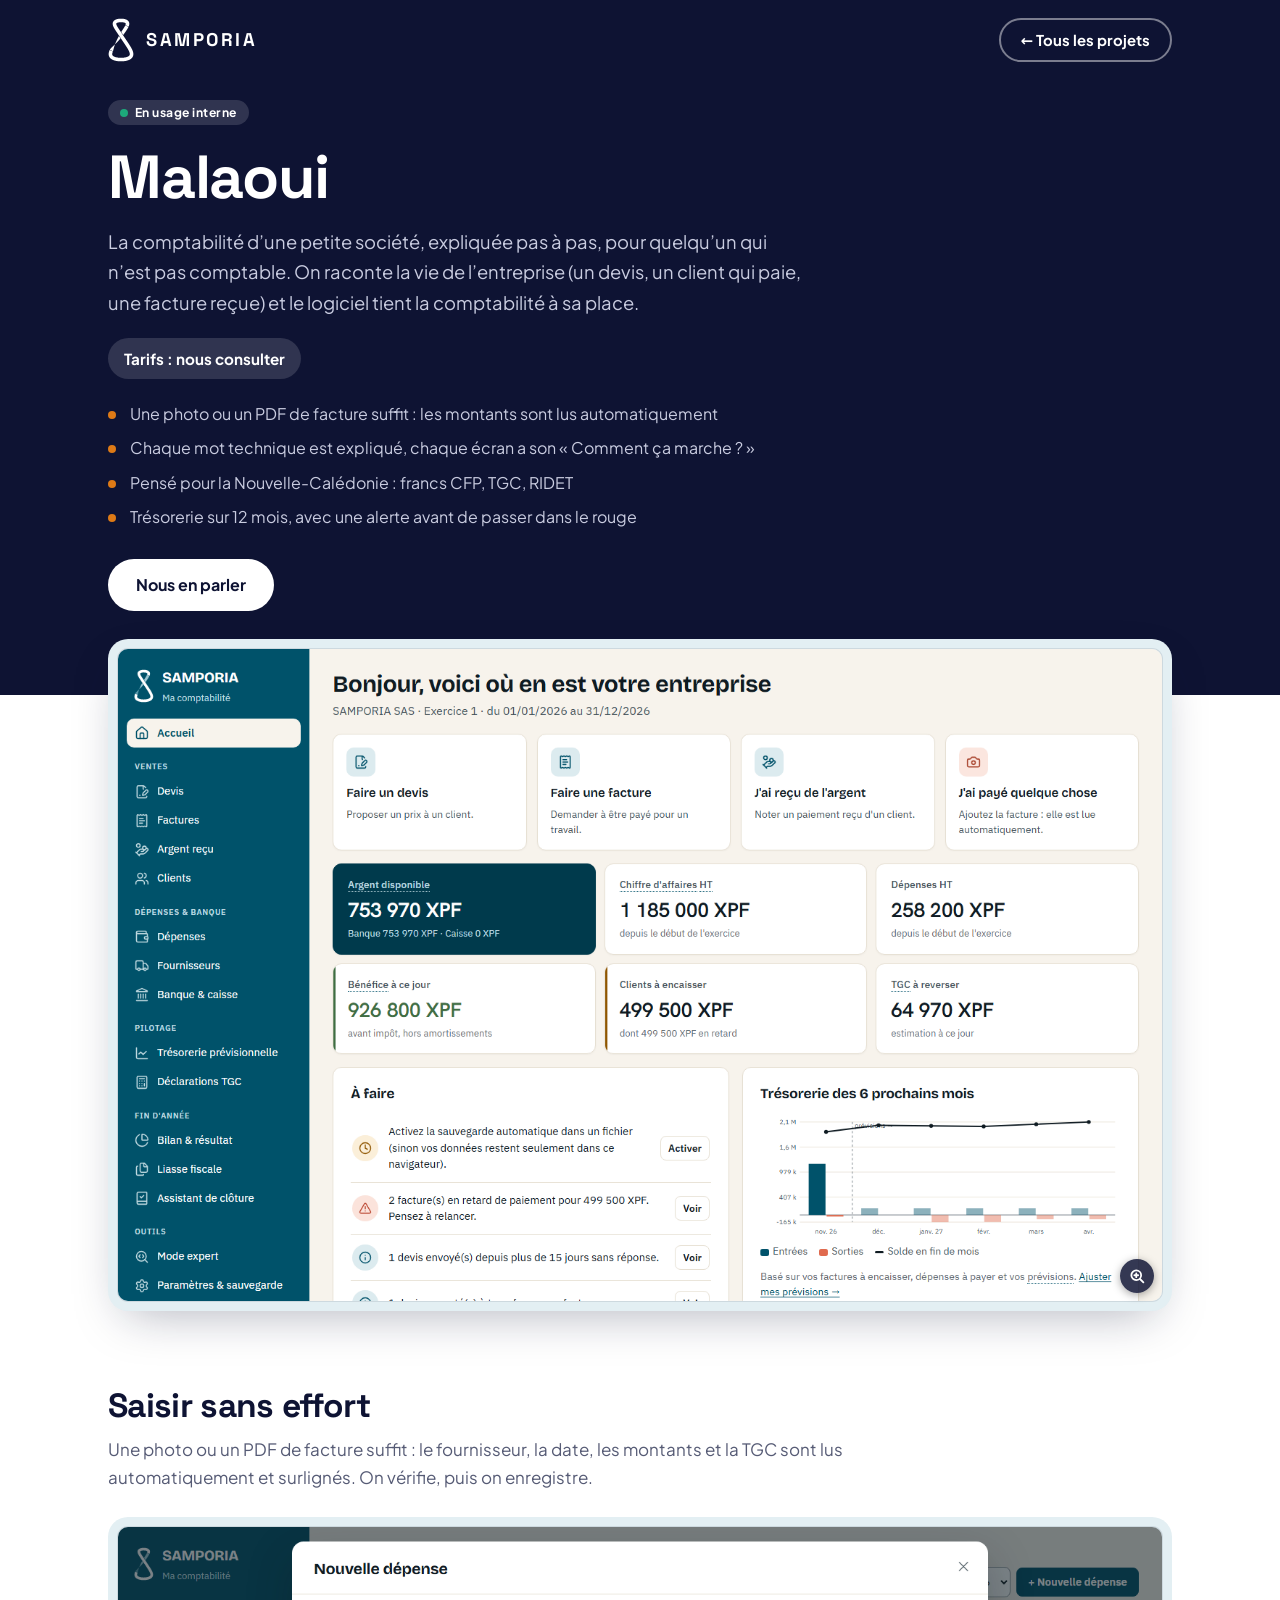
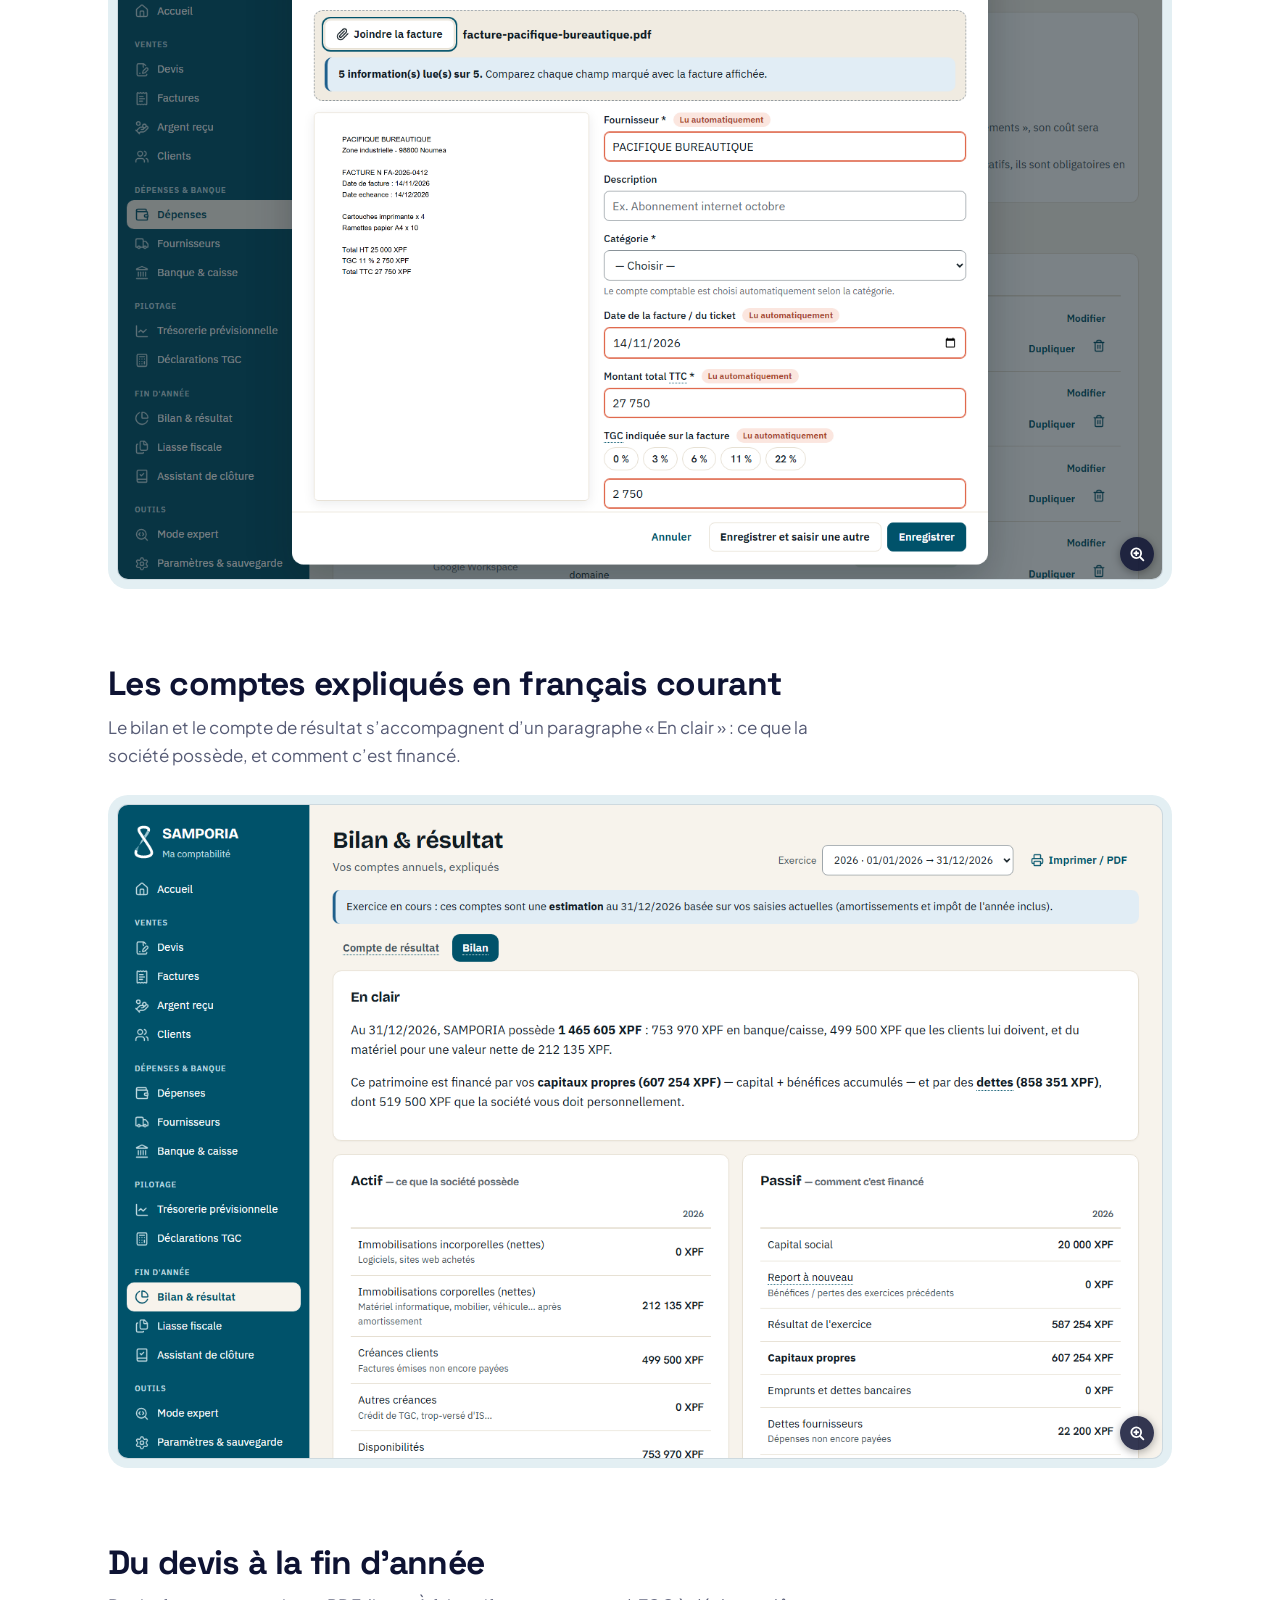
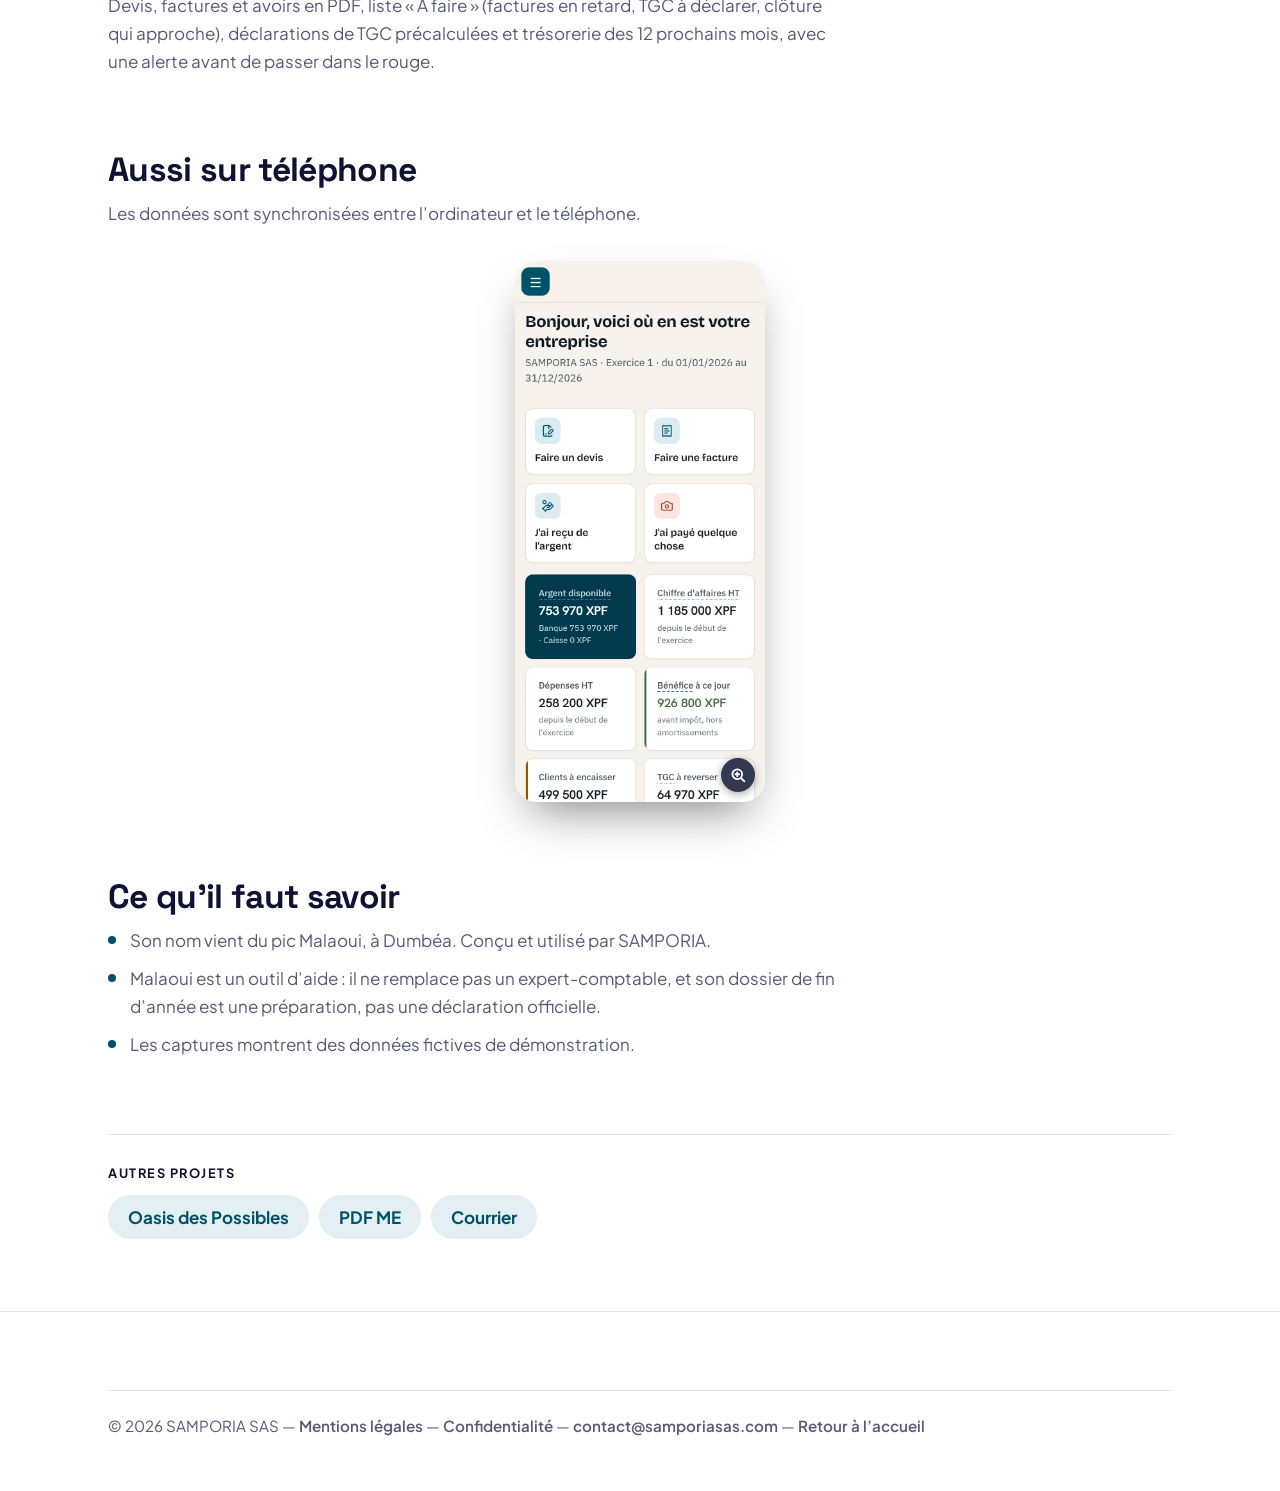
<file: malaoui/index.html>
<!doctype html>
<html lang="fr">
<head>
<meta charset="utf-8">
<meta name="viewport" content="width=device-width,initial-scale=1">
<meta http-equiv="Content-Security-Policy" content="default-src 'none'; img-src 'self' data:; style-src 'self'; font-src 'self'; script-src 'self'; connect-src 'none'; base-uri 'none'; form-action 'none'">
<meta name="referrer" content="strict-origin-when-cross-origin">
<title>Malaoui, la comptabilité expliquée pas à pas — SAMPORIA</title>
<meta name="description" content="Malaoui : un logiciel de comptabilité pour petites sociétés, expliqué pas à pas, pensé pour la Nouvelle-Calédonie. Conçu par SAMPORIA.">
<link rel="canonical" href="https://samporiasas.com/malaoui/">
<meta name="theme-color" content="#0E1333">
<link rel="icon" href="../favicon.svg" type="image/svg+xml">
<link rel="apple-touch-icon" href="../apple-touch-icon.png">
<meta property="og:type" content="website">
<meta property="og:locale" content="fr_FR">
<meta property="og:site_name" content="SAMPORIA">
<meta property="og:title" content="Malaoui, la comptabilité expliquée pas à pas — SAMPORIA">
<meta property="og:description" content="Malaoui : un logiciel de comptabilité pour petites sociétés, expliqué pas à pas, pensé pour la Nouvelle-Calédonie. Conçu par SAMPORIA.">
<meta property="og:url" content="https://samporiasas.com/malaoui/">
<link rel="stylesheet" href="../style.css">
</head>
<body>
<header class="doc-head pp-head">
  <div class="wrap">
    <div class="topbar">
      <a class="brand" href="../" aria-label="SAMPORIA, accueil"><img src="../img/logo-samporia.svg" alt="" width="26" height="44"><span>SAMPORIA</span></a>
      <a class="btn btn-ghost" href="../#projets">← Tous les projets</a>
    </div>
    <div class="pp-intro">
      <div class="chips"><span class="chip live">En usage interne</span></div>
      <h1>Malaoui</h1>
      <p class="lead">La comptabilité d’une petite société, expliquée pas à pas, pour quelqu’un qui n’est pas comptable. On raconte la vie de l’entreprise (un devis, un client qui paie, une facture reçue) et le logiciel tient la comptabilité à sa place.</p>
      <p class="tarif">Tarifs : nous consulter</p>
      <ul class="pp-points"><li>Une photo ou un PDF de facture suffit : les montants sont lus automatiquement</li><li>Chaque mot technique est expliqué, chaque écran a son « Comment ça marche ? »</li><li>Pensé pour la Nouvelle-Calédonie : francs CFP, TGC, RIDET</li><li>Trésorerie sur 12 mois, avec une alerte avant de passer dans le rouge</li></ul>
      <div class="pp-cta">
        <a class="btn btn-light" href="mailto:contact@samporiasas.com?subject=Malaoui">Nous en parler</a>
      </div>
    </div>
  </div>
</header>

<main class="pp">
  <div class="wrap">
    <div class="pp-hero-fig"><figure class="pp-fig"><a class="zoom" href="../img/galerie/grand/malaoui-accueil.webp" aria-label="Agrandir la capture : Tableau de bord de Malaoui : actions rapides, chiffres clés, liste « À faire » et trésorerie (données fictives)"><img src="../img/galerie/malaoui-accueil.webp" width="1440" height="900" alt="Tableau de bord de Malaoui : actions rapides, chiffres clés, liste « À faire » et trésorerie (données fictives)"></a></figure></div>

  <section class="pp-sec" aria-labelledby="s-depense">
    <h2 id="s-depense">Saisir sans effort</h2>
    <p>Une photo ou un PDF de facture suffit : le fournisseur, la date, les montants et la TGC sont lus automatiquement et surlignés. On vérifie, puis on enregistre.</p>
    <div class="pp-figs"><figure class="pp-fig"><a class="zoom" href="../img/galerie/grand/malaoui-depense.webp" aria-label="Agrandir la capture : Saisie d’une dépense dans Malaoui : les informations de la facture jointe sont lues automatiquement et surlignées pour vérification (données fictives)"><img src="../img/galerie/malaoui-depense.webp" width="1440" height="900" loading="lazy" alt="Saisie d’une dépense dans Malaoui : les informations de la facture jointe sont lues automatiquement et surlignées pour vérification (données fictives)"></a></figure></div>
  </section>

  <section class="pp-sec" aria-labelledby="s-bilan">
    <h2 id="s-bilan">Les comptes expliqués en français courant</h2>
    <p>Le bilan et le compte de résultat s’accompagnent d’un paragraphe « En clair » : ce que la société possède, et comment c’est financé.</p>
    <div class="pp-figs"><figure class="pp-fig"><a class="zoom" href="../img/galerie/grand/malaoui-bilan.webp" aria-label="Agrandir la capture : Bilan de Malaoui avec un paragraphe « En clair » (données fictives)"><img src="../img/galerie/malaoui-bilan.webp" width="1440" height="900" loading="lazy" alt="Bilan de Malaoui avec un paragraphe « En clair » (données fictives)"></a></figure></div>
  </section>

  <section class="pp-sec" aria-labelledby="s-suite">
    <h2 id="s-suite">Du devis à la fin d’année</h2>
    <p>Devis, factures et avoirs en PDF, liste « À faire » (factures en retard, TGC à déclarer, clôture qui approche), déclarations de TGC précalculées et trésorerie des 12 prochains mois, avec une alerte avant de passer dans le rouge.</p>
    
  </section>

  <section class="pp-sec" aria-labelledby="s-mobile">
    <h2 id="s-mobile">Aussi sur téléphone</h2>
    <p>Les données sont synchronisées entre l’ordinateur et le téléphone.</p>
    <div class="phones phones-s"><figure class="shot"><a class="zoom" href="../img/galerie/grand/malaoui-m-accueil.webp" aria-label="Agrandir la capture : Malaoui sur téléphone : tableau de bord (données fictives)"><img src="../img/galerie/malaoui-m-accueil.webp" width="780" height="1688" loading="lazy" alt="Malaoui sur téléphone : tableau de bord (données fictives)"></a></figure></div>
  </section>

  <section class="pp-sec pp-savoir" aria-labelledby="s-savoir">
    <h2 id="s-savoir">Ce qu’il faut savoir</h2>
    <ul><li>Son nom vient du pic Malaoui, à Dumbéa. Conçu et utilisé par SAMPORIA.</li><li>Malaoui est un outil d’aide : il ne remplace pas un expert-comptable, et son dossier de fin d’année est une préparation, pas une déclaration officielle.</li><li>Les captures montrent des données fictives de démonstration.</li></ul>
  </section>

    <nav class="pp-autres" aria-label="Autres projets">
      <h2>Autres projets</h2>
      <ul>
          <li><a href="../oasis/">Oasis des Possibles</a></li>
          <li><a href="../pdf-me/">PDF ME</a></li>
          <li><a href="../courrier/presentation.html">Courrier</a></li>
      </ul>
    </nav>
  </div>
</main>

<footer class="foot">
  <div class="wrap">
    <p class="legal">© 2026 SAMPORIA SAS — <a href="../mentions-legales.html">Mentions légales</a> — <a href="../confidentialite.html">Confidentialité</a> — <a href="mailto:contact@samporiasas.com">contact@samporiasas.com</a> — <a href="../">Retour à l’accueil</a></p>
  </div>
</footer>
<script src="../galerie.js" defer></script>
</body>
</html>
</file>
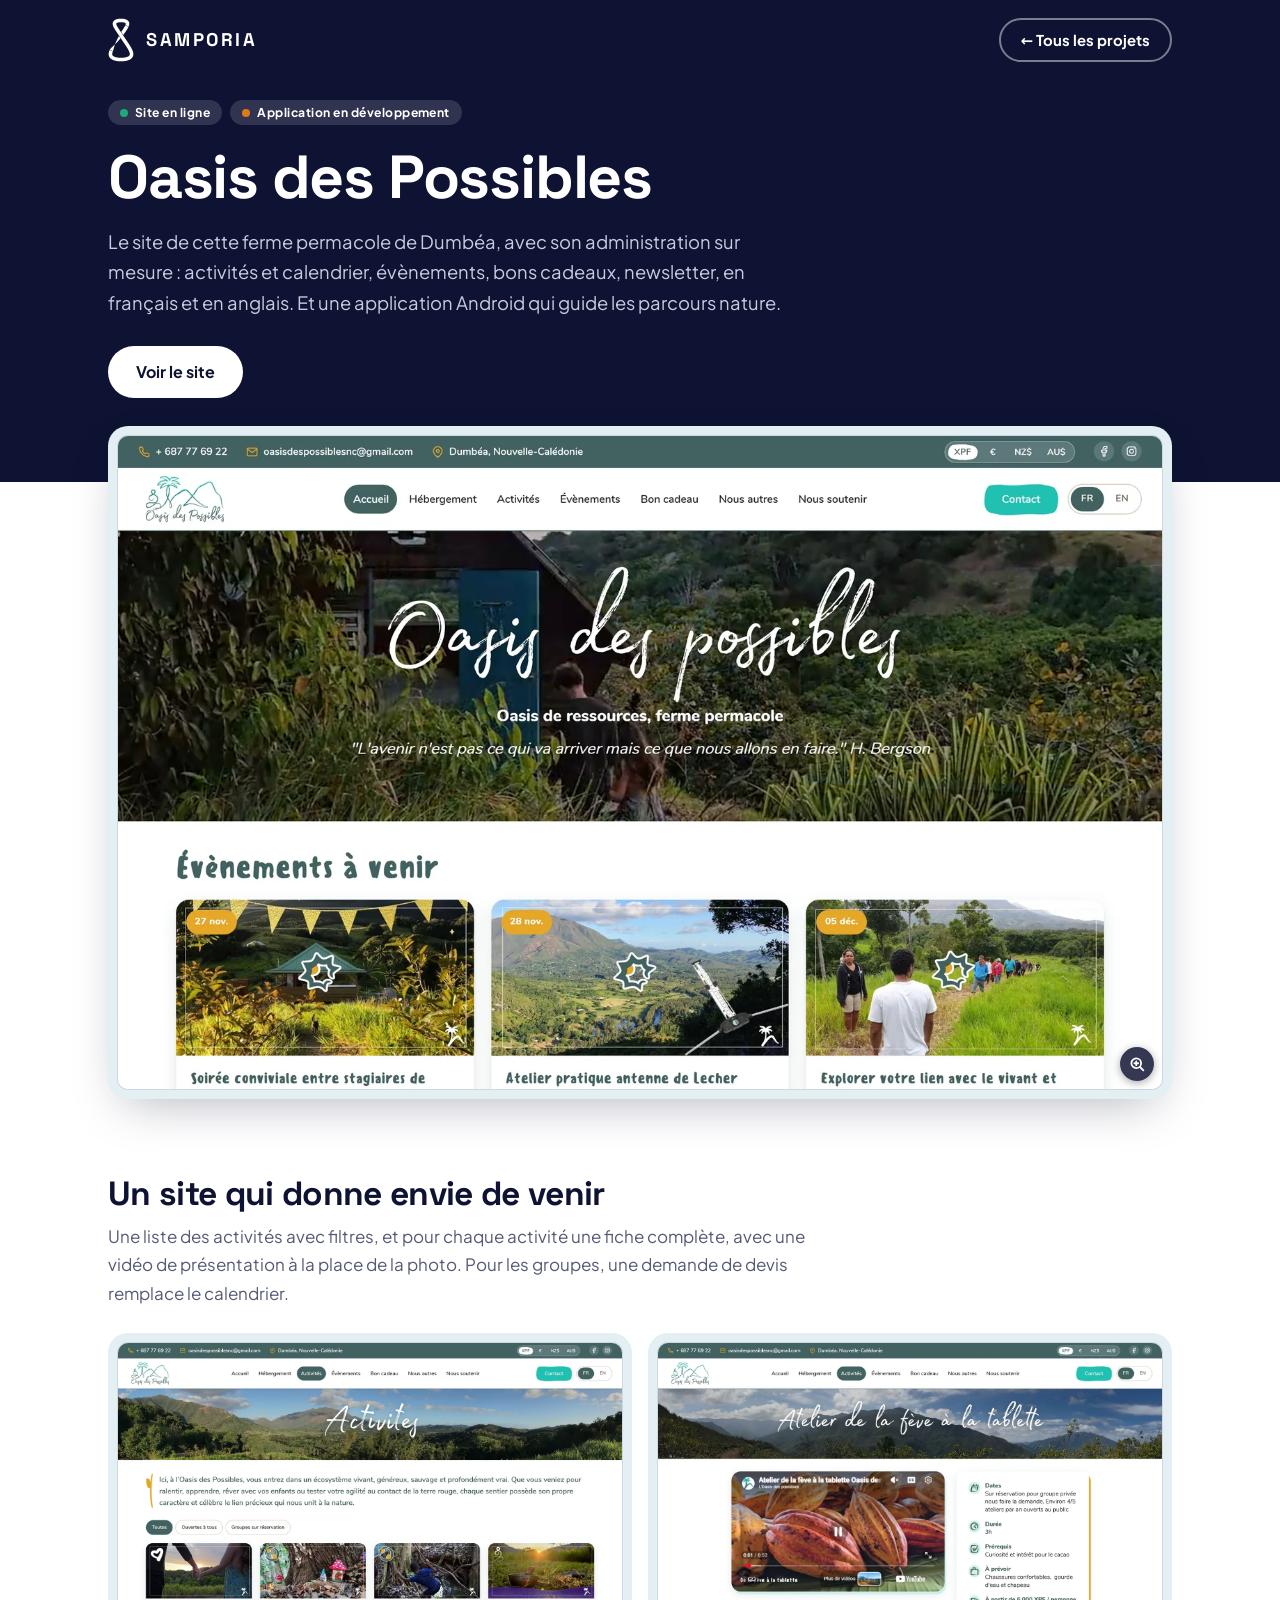
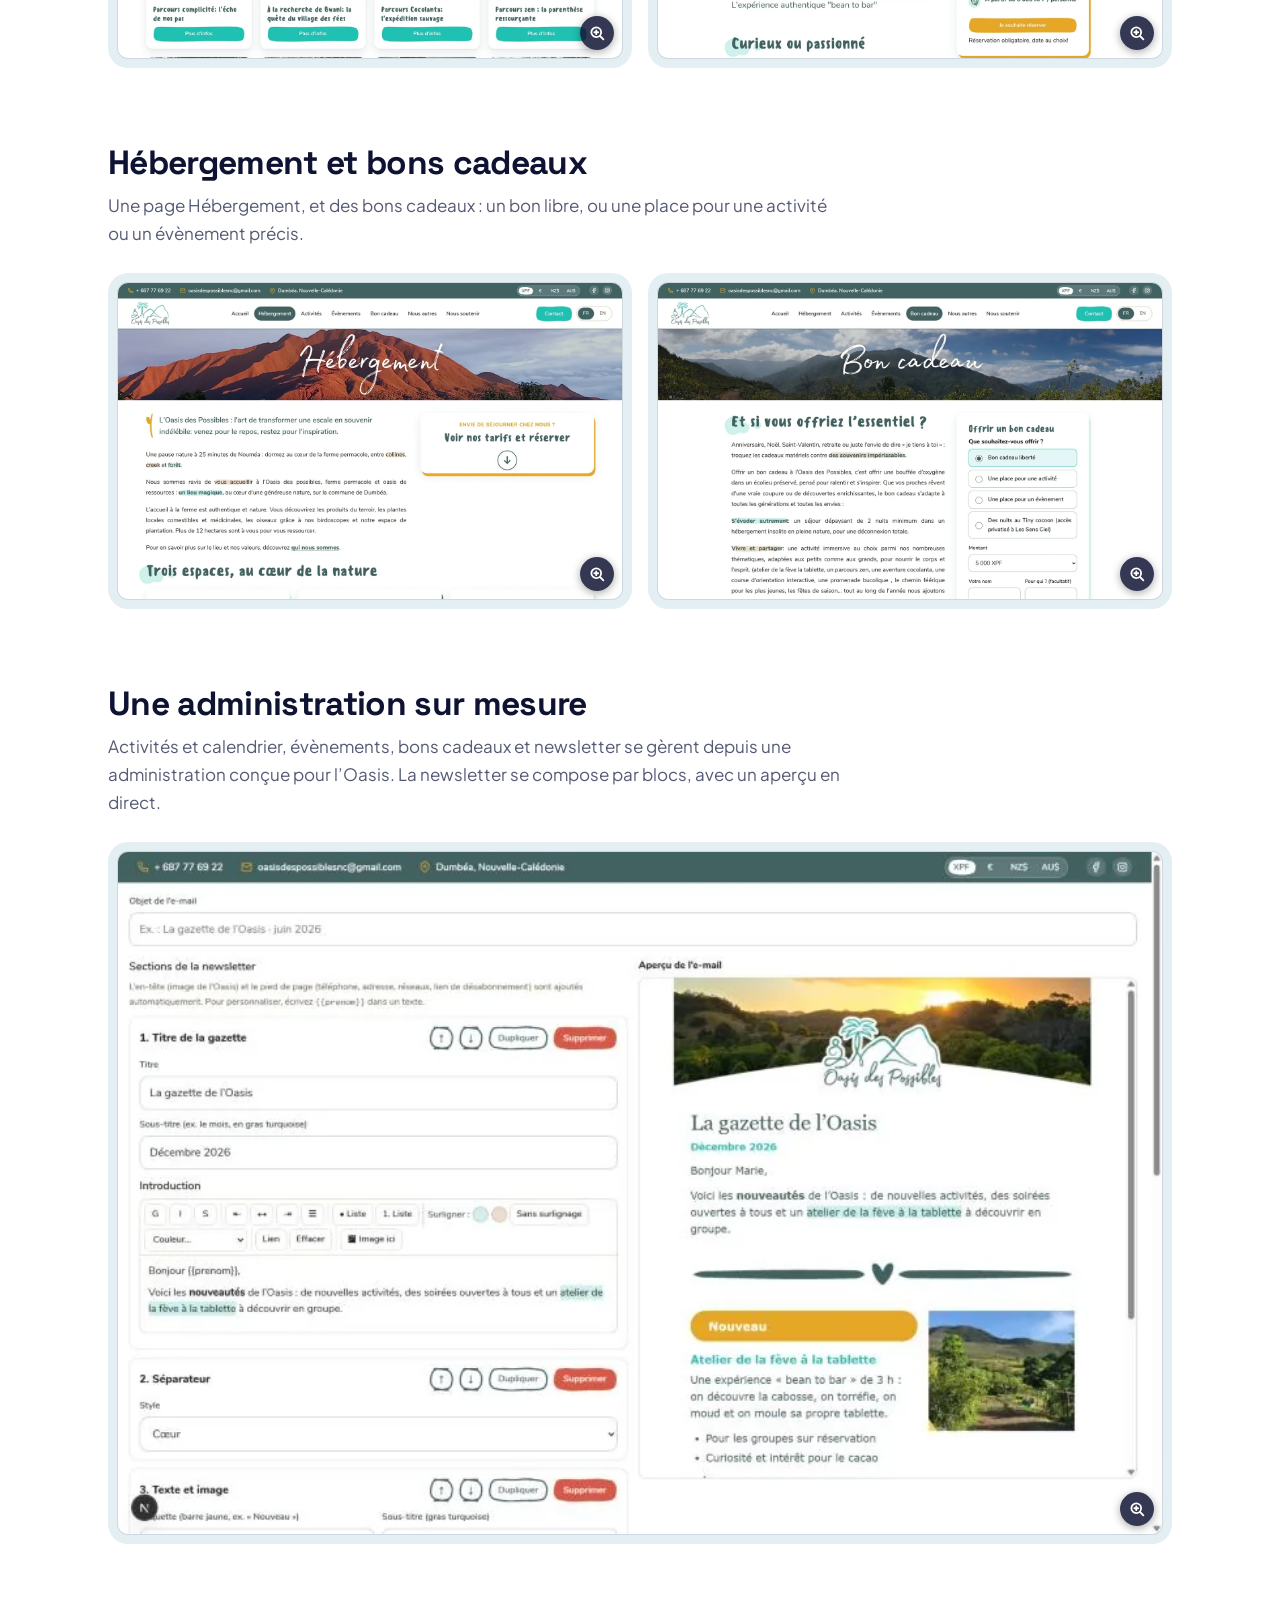
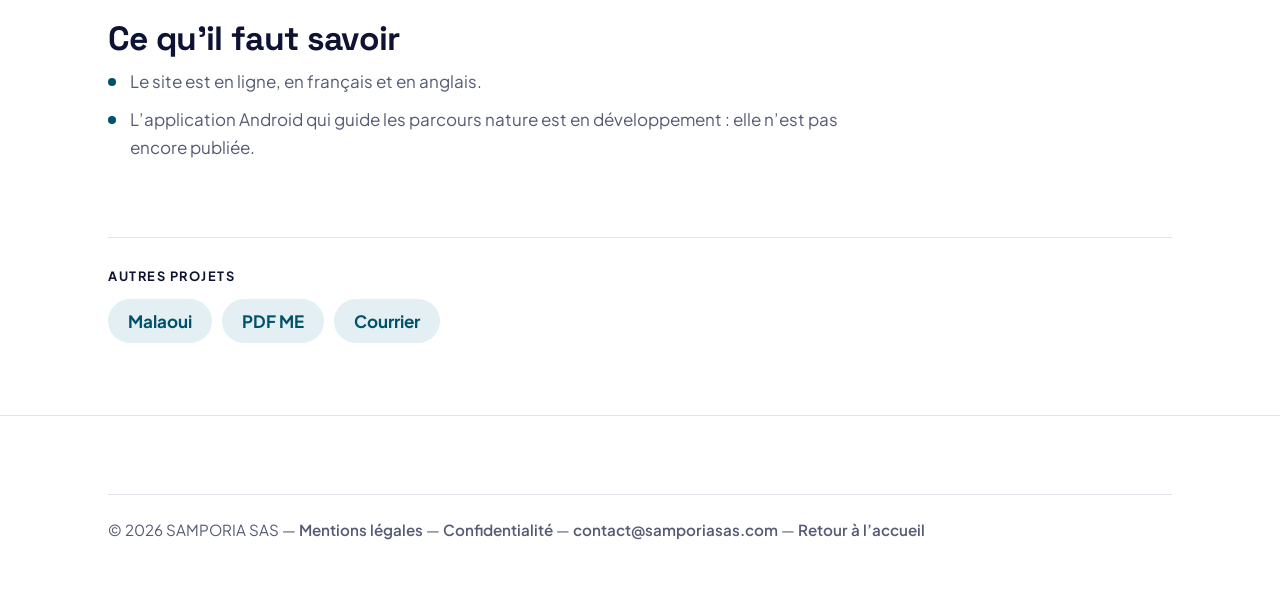
<file: oasis/index.html>
<!doctype html>
<html lang="fr">
<head>
<meta charset="utf-8">
<meta name="viewport" content="width=device-width,initial-scale=1">
<meta http-equiv="Content-Security-Policy" content="default-src 'none'; img-src 'self' data:; style-src 'self'; font-src 'self'; script-src 'self'; connect-src 'none'; base-uri 'none'; form-action 'none'">
<meta name="referrer" content="strict-origin-when-cross-origin">
<title>Site et application de l’Oasis des Possibles — SAMPORIA</title>
<meta name="description" content="Le site de l’Oasis des Possibles, ferme permacole à Dumbéa, et son administration sur mesure, conçus par SAMPORIA.">
<link rel="canonical" href="https://samporiasas.com/oasis/">
<meta name="theme-color" content="#0E1333">
<link rel="icon" href="../favicon.svg" type="image/svg+xml">
<link rel="apple-touch-icon" href="../apple-touch-icon.png">
<meta property="og:type" content="website">
<meta property="og:locale" content="fr_FR">
<meta property="og:site_name" content="SAMPORIA">
<meta property="og:title" content="Site et application de l’Oasis des Possibles — SAMPORIA">
<meta property="og:description" content="Le site de l’Oasis des Possibles, ferme permacole à Dumbéa, et son administration sur mesure, conçus par SAMPORIA.">
<meta property="og:url" content="https://samporiasas.com/oasis/">
<link rel="stylesheet" href="../style.css">
</head>
<body>
<header class="doc-head pp-head">
  <div class="wrap">
    <div class="topbar">
      <a class="brand" href="../" aria-label="SAMPORIA, accueil"><img src="../img/logo-samporia.svg" alt="" width="26" height="44"><span>SAMPORIA</span></a>
      <a class="btn btn-ghost" href="../#projets">← Tous les projets</a>
    </div>
    <div class="pp-intro">
      <div class="chips"><span class="chip live">Site en ligne</span><span class="chip wip">Application en développement</span></div>
      <h1>Oasis des Possibles</h1>
      <p class="lead">Le site de cette ferme permacole de Dumbéa, avec son administration sur mesure : activités et calendrier, évènements, bons cadeaux, newsletter, en français et en anglais. Et une application Android qui guide les parcours nature.</p>
      
      
      <div class="pp-cta">
        <a class="btn btn-light" href="https://www.oasisdespossibles.com/">Voir le site</a>
      </div>
    </div>
  </div>
</header>

<main class="pp">
  <div class="wrap">
    <div class="pp-hero-fig"><figure class="pp-fig"><a class="zoom" href="../img/galerie/grand/oasis-accueil.webp" aria-label="Agrandir la capture : Page d’accueil du site de l’Oasis des Possibles"><img src="../img/galerie/oasis-accueil.webp" width="1500" height="938" alt="Page d’accueil du site de l’Oasis des Possibles"></a></figure></div>

  <section class="pp-sec" aria-labelledby="s-site">
    <h2 id="s-site">Un site qui donne envie de venir</h2>
    <p>Une liste des activités avec filtres, et pour chaque activité une fiche complète, avec une vidéo de présentation à la place de la photo. Pour les groupes, une demande de devis remplace le calendrier.</p>
    <div class="pp-figs duo"><figure class="pp-fig"><a class="zoom" href="../img/galerie/grand/oasis-liste.webp" aria-label="Agrandir la capture : Liste des activités de l’Oasis des Possibles, avec filtres"><img src="../img/galerie/oasis-liste.webp" width="1500" height="938" loading="lazy" alt="Liste des activités de l’Oasis des Possibles, avec filtres"></a></figure>
      <figure class="pp-fig"><a class="zoom" href="../img/galerie/grand/oasis-activite.webp" aria-label="Agrandir la capture : Fiche d’une activité du site de l’Oasis des Possibles, avec une vidéo de présentation"><img src="../img/galerie/oasis-activite.webp" width="1500" height="938" loading="lazy" alt="Fiche d’une activité du site de l’Oasis des Possibles, avec une vidéo de présentation"></a></figure></div>
  </section>

  <section class="pp-sec" aria-labelledby="s-cadeaux">
    <h2 id="s-cadeaux">Hébergement et bons cadeaux</h2>
    <p>Une page Hébergement, et des bons cadeaux : un bon libre, ou une place pour une activité ou un évènement précis.</p>
    <div class="pp-figs duo"><figure class="pp-fig"><a class="zoom" href="../img/galerie/grand/oasis-hebergement.webp" aria-label="Agrandir la capture : Page Hébergement du site de l’Oasis des Possibles"><img src="../img/galerie/oasis-hebergement.webp" width="1500" height="938" loading="lazy" alt="Page Hébergement du site de l’Oasis des Possibles"></a></figure>
      <figure class="pp-fig"><a class="zoom" href="../img/galerie/grand/oasis-bon-cadeau.webp" aria-label="Agrandir la capture : Page des bons cadeaux de l’Oasis des Possibles : bon libre, place pour une activité ou un évènement"><img src="../img/galerie/oasis-bon-cadeau.webp" width="1500" height="938" loading="lazy" alt="Page des bons cadeaux de l’Oasis des Possibles : bon libre, place pour une activité ou un évènement"></a></figure></div>
  </section>

  <section class="pp-sec" aria-labelledby="s-admin">
    <h2 id="s-admin">Une administration sur mesure</h2>
    <p>Activités et calendrier, évènements, bons cadeaux et newsletter se gèrent depuis une administration conçue pour l’Oasis. La newsletter se compose par blocs, avec un aperçu en direct.</p>
    <div class="pp-figs"><figure class="pp-fig"><a class="zoom" href="../img/galerie/grand/oasis-newsletter.webp" aria-label="Agrandir la capture : Éditeur de newsletter de l’administration de l’Oasis, avec aperçu en direct"><img src="../img/galerie/oasis-newsletter.webp" width="800" height="522" loading="lazy" alt="Éditeur de newsletter de l’administration de l’Oasis, avec aperçu en direct"></a></figure></div>
  </section>

  <section class="pp-sec pp-savoir" aria-labelledby="s-savoir">
    <h2 id="s-savoir">Ce qu’il faut savoir</h2>
    <ul><li>Le site est en ligne, en français et en anglais.</li><li>L’application Android qui guide les parcours nature est en développement : elle n’est pas encore publiée.</li></ul>
  </section>

    <nav class="pp-autres" aria-label="Autres projets">
      <h2>Autres projets</h2>
      <ul>
          <li><a href="../malaoui/">Malaoui</a></li>
          <li><a href="../pdf-me/">PDF ME</a></li>
          <li><a href="../courrier/presentation.html">Courrier</a></li>
      </ul>
    </nav>
  </div>
</main>

<footer class="foot">
  <div class="wrap">
    <p class="legal">© 2026 SAMPORIA SAS — <a href="../mentions-legales.html">Mentions légales</a> — <a href="../confidentialite.html">Confidentialité</a> — <a href="mailto:contact@samporiasas.com">contact@samporiasas.com</a> — <a href="../">Retour à l’accueil</a></p>
  </div>
</footer>
<script src="../galerie.js" defer></script>
</body>
</html>
</file>
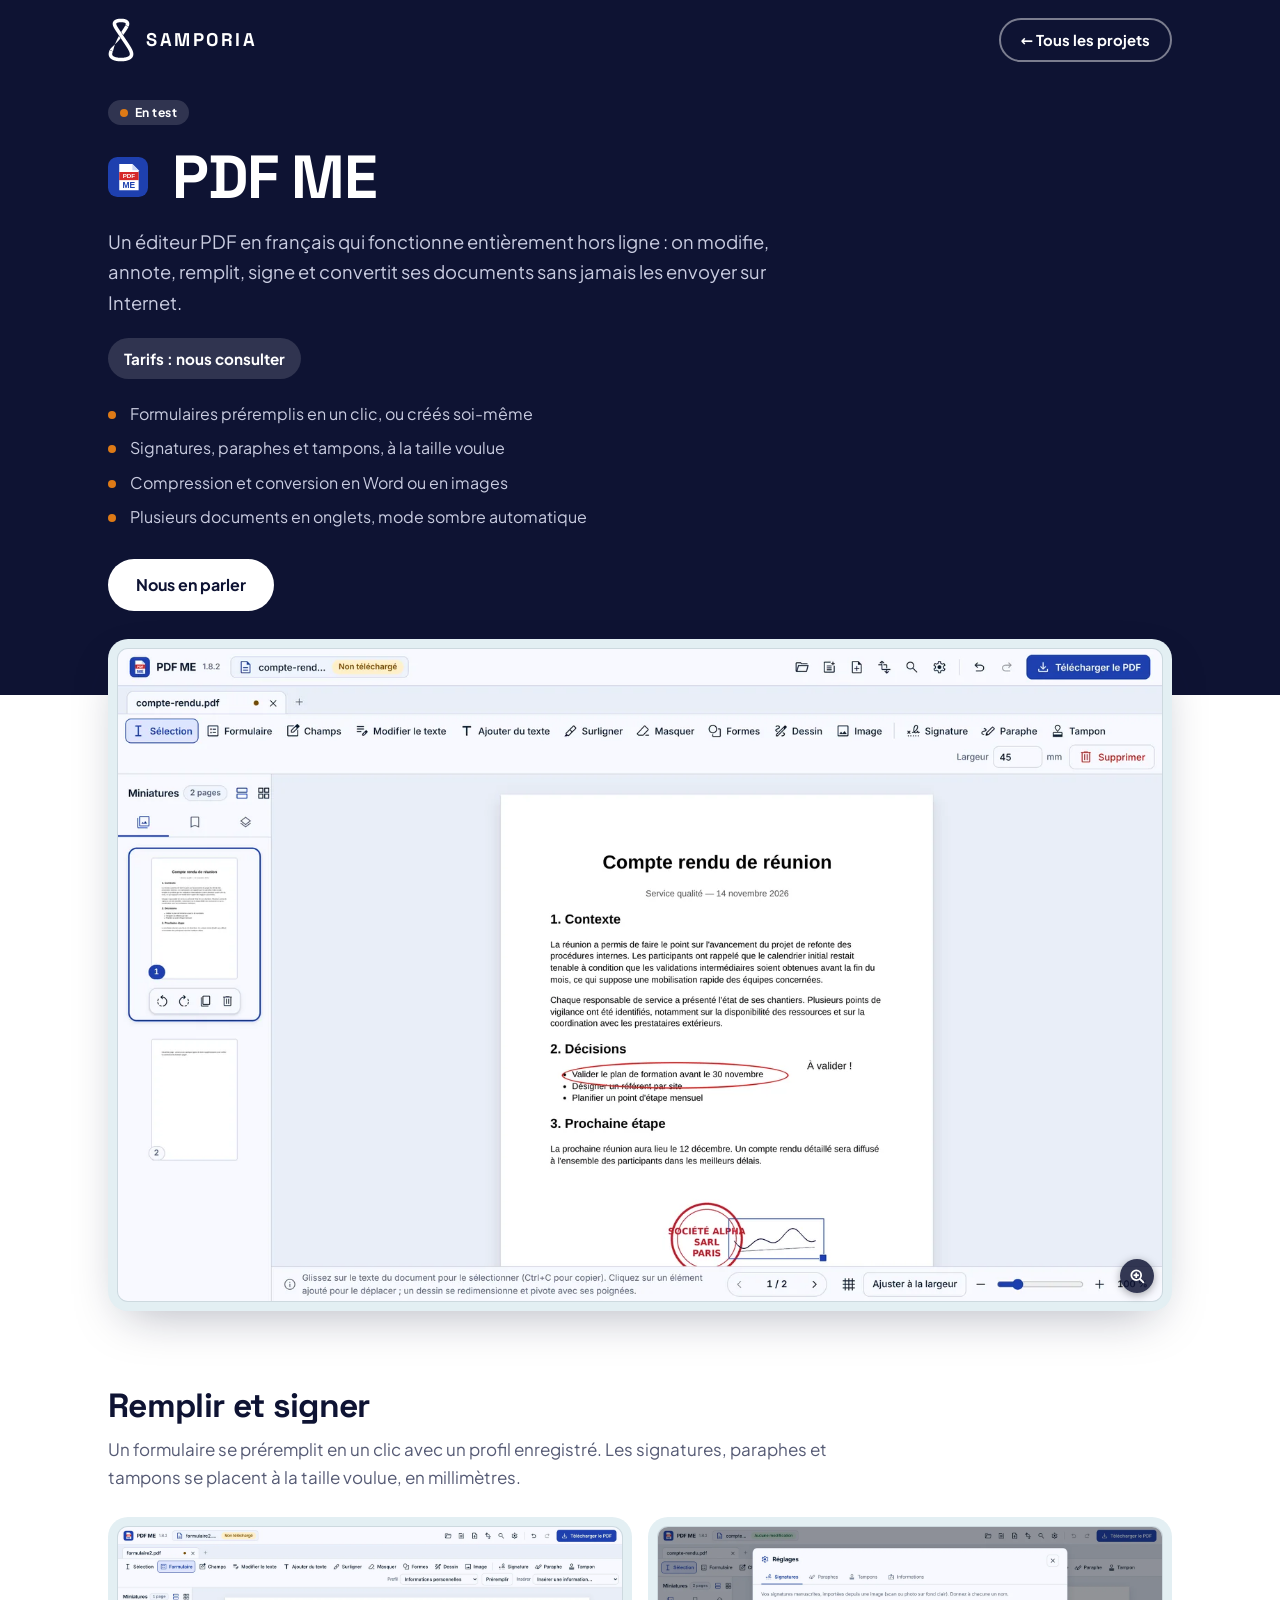
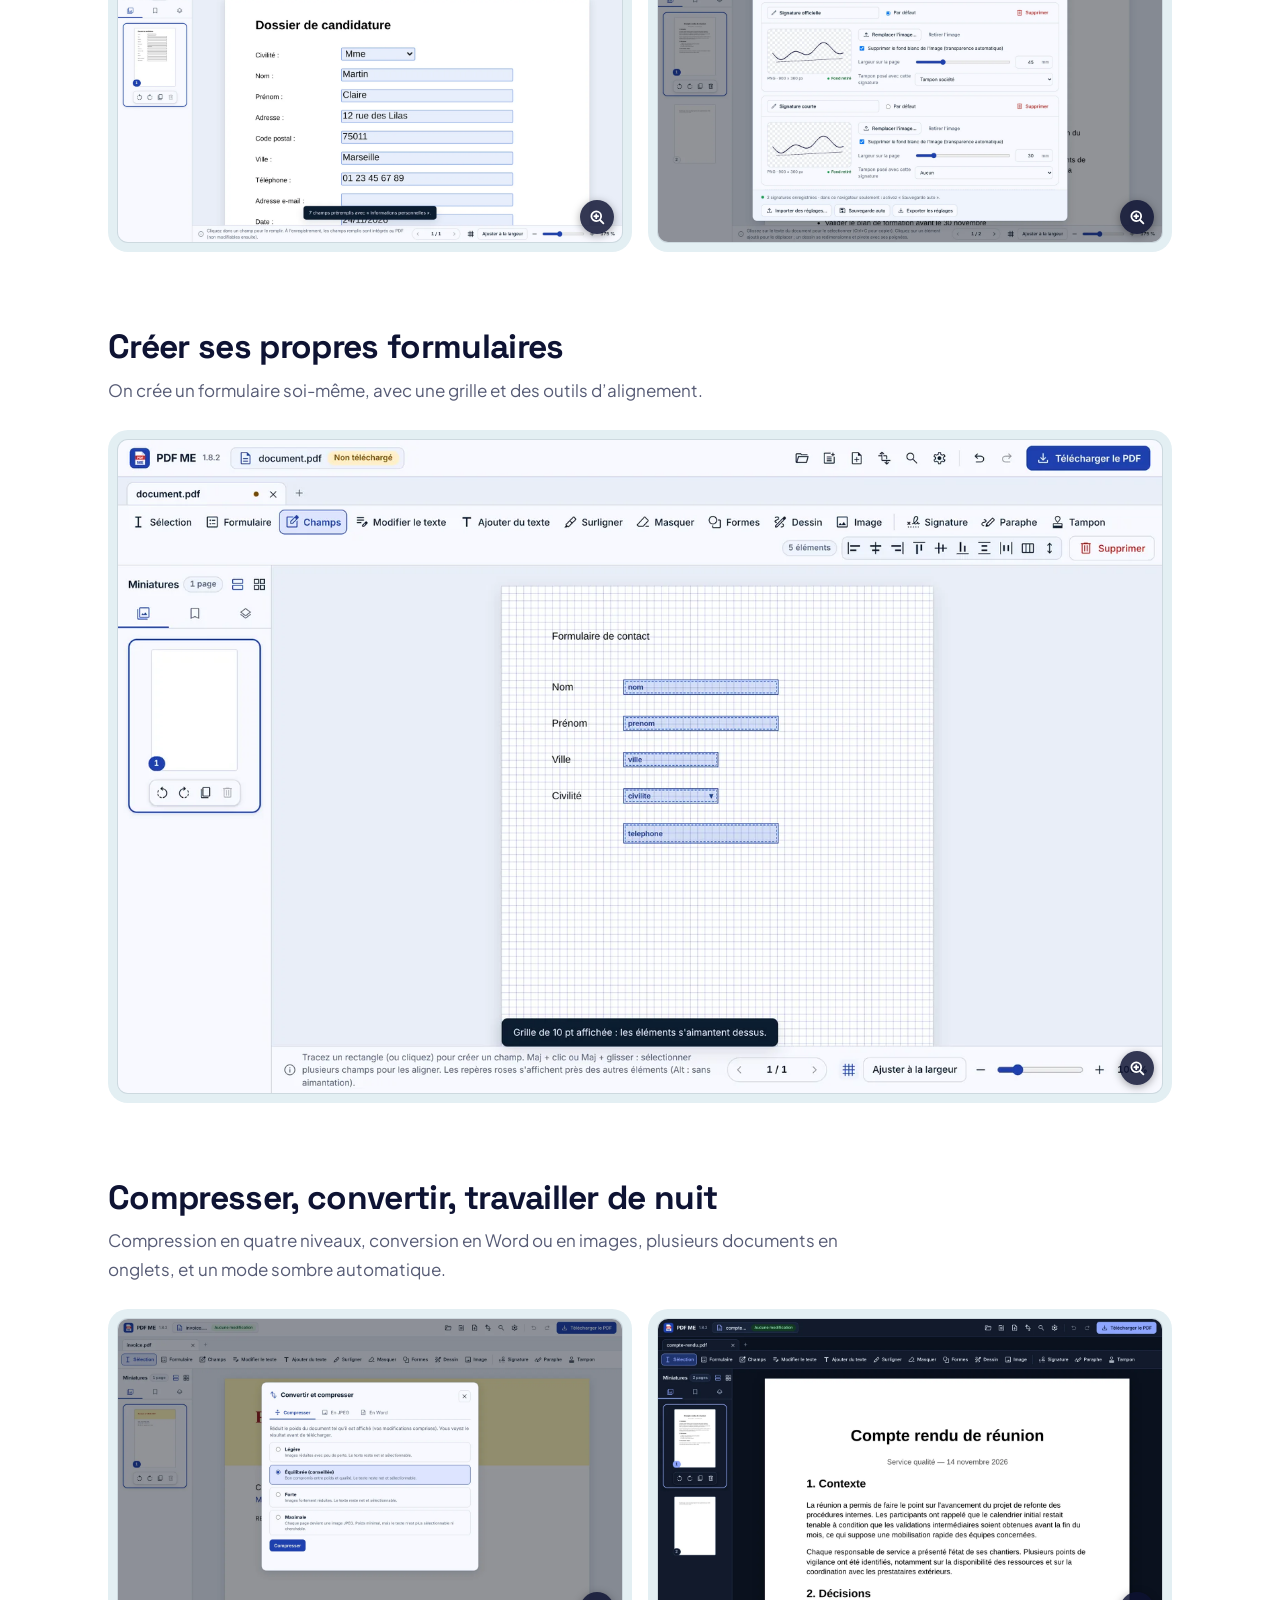
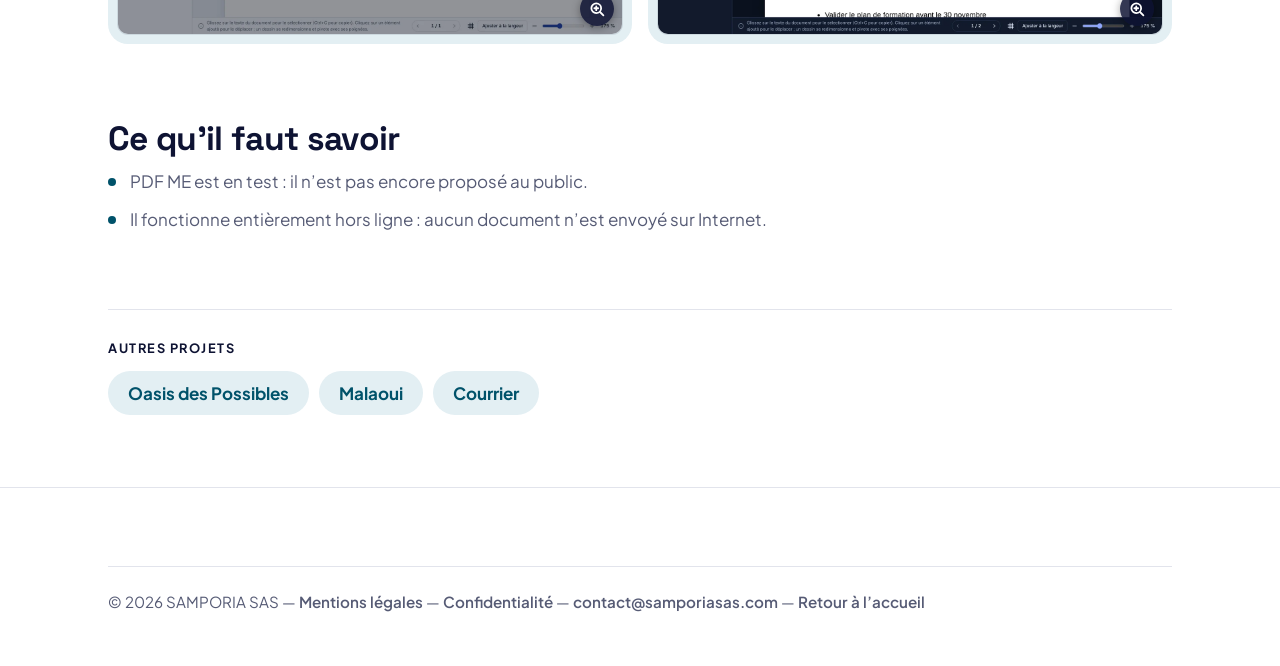
<file: pdf-me/index.html>
<!doctype html>
<html lang="fr">
<head>
<meta charset="utf-8">
<meta name="viewport" content="width=device-width,initial-scale=1">
<meta http-equiv="Content-Security-Policy" content="default-src 'none'; img-src 'self' data:; style-src 'self'; font-src 'self'; script-src 'self'; connect-src 'none'; base-uri 'none'; form-action 'none'">
<meta name="referrer" content="strict-origin-when-cross-origin">
<title>PDF ME, l’éditeur PDF hors ligne — SAMPORIA</title>
<meta name="description" content="PDF ME : un éditeur PDF en français qui fonctionne entièrement hors ligne. Annoter, remplir, signer, compresser, convertir. Conçu par SAMPORIA.">
<link rel="canonical" href="https://samporiasas.com/pdf-me/">
<meta name="theme-color" content="#0E1333">
<link rel="icon" href="../favicon.svg" type="image/svg+xml">
<link rel="apple-touch-icon" href="../apple-touch-icon.png">
<meta property="og:type" content="website">
<meta property="og:locale" content="fr_FR">
<meta property="og:site_name" content="SAMPORIA">
<meta property="og:title" content="PDF ME, l’éditeur PDF hors ligne — SAMPORIA">
<meta property="og:description" content="PDF ME : un éditeur PDF en français qui fonctionne entièrement hors ligne. Annoter, remplir, signer, compresser, convertir. Conçu par SAMPORIA.">
<meta property="og:url" content="https://samporiasas.com/pdf-me/">
<link rel="stylesheet" href="../style.css">
</head>
<body>
<header class="doc-head pp-head">
  <div class="wrap">
    <div class="topbar">
      <a class="brand" href="../" aria-label="SAMPORIA, accueil"><img src="../img/logo-samporia.svg" alt="" width="26" height="44"><span>SAMPORIA</span></a>
      <a class="btn btn-ghost" href="../#projets">← Tous les projets</a>
    </div>
    <div class="pp-intro">
      <div class="chips"><span class="chip wip">En test</span></div>
      <h1><img class="proj-icon" src="../img/pdfme-logo.svg" width="40" height="40" alt="">PDF ME</h1>
      <p class="lead">Un éditeur PDF en français qui fonctionne entièrement hors ligne : on modifie, annote, remplit, signe et convertit ses documents sans jamais les envoyer sur Internet.</p>
      <p class="tarif">Tarifs : nous consulter</p>
      <ul class="pp-points"><li>Formulaires préremplis en un clic, ou créés soi-même</li><li>Signatures, paraphes et tampons, à la taille voulue</li><li>Compression et conversion en Word ou en images</li><li>Plusieurs documents en onglets, mode sombre automatique</li></ul>
      <div class="pp-cta">
        <a class="btn btn-light" href="mailto:contact@samporiasas.com?subject=PDF%20ME">Nous en parler</a>
      </div>
    </div>
  </div>
</header>

<main class="pp">
  <div class="wrap">
    <div class="pp-hero-fig"><figure class="pp-fig"><a class="zoom" href="../img/galerie/grand/pdfme-annoter.webp" aria-label="Agrandir la capture : PDF ME : un compte rendu de réunion annoté avec une ellipse rouge, un tampon et une signature"><img src="../img/galerie/pdfme-annoter.webp" width="1500" height="938" alt="PDF ME : un compte rendu de réunion annoté avec une ellipse rouge, un tampon et une signature"></a></figure></div>

  <section class="pp-sec" aria-labelledby="s-remplir">
    <h2 id="s-remplir">Remplir et signer</h2>
    <p>Un formulaire se préremplit en un clic avec un profil enregistré. Les signatures, paraphes et tampons se placent à la taille voulue, en millimètres.</p>
    <div class="pp-figs duo"><figure class="pp-fig"><a class="zoom" href="../img/galerie/grand/pdfme-formulaire.webp" aria-label="Agrandir la capture : PDF ME : formulaire prérempli avec le profil « Informations personnelles »"><img src="../img/galerie/pdfme-formulaire.webp" width="1500" height="938" loading="lazy" alt="PDF ME : formulaire prérempli avec le profil « Informations personnelles »"></a></figure>
      <figure class="pp-fig"><a class="zoom" href="../img/galerie/grand/pdfme-signatures.webp" aria-label="Agrandir la capture : PDF ME : réglages des signatures, avec la taille en millimètres et un tampon associé"><img src="../img/galerie/pdfme-signatures.webp" width="1500" height="938" loading="lazy" alt="PDF ME : réglages des signatures, avec la taille en millimètres et un tampon associé"></a></figure></div>
  </section>

  <section class="pp-sec" aria-labelledby="s-creer">
    <h2 id="s-creer">Créer ses propres formulaires</h2>
    <p>On crée un formulaire soi-même, avec une grille et des outils d’alignement.</p>
    <div class="pp-figs"><figure class="pp-fig"><a class="zoom" href="../img/galerie/grand/pdfme-alignement.webp" aria-label="Agrandir la capture : PDF ME : création d’un formulaire, avec grille et outils d’alignement"><img src="../img/galerie/pdfme-alignement.webp" width="1500" height="938" loading="lazy" alt="PDF ME : création d’un formulaire, avec grille et outils d’alignement"></a></figure></div>
  </section>

  <section class="pp-sec" aria-labelledby="s-compresser">
    <h2 id="s-compresser">Compresser, convertir, travailler de nuit</h2>
    <p>Compression en quatre niveaux, conversion en Word ou en images, plusieurs documents en onglets, et un mode sombre automatique.</p>
    <div class="pp-figs duo"><figure class="pp-fig"><a class="zoom" href="../img/galerie/grand/pdfme-compression.webp" aria-label="Agrandir la capture : PDF ME : compression d’un PDF en quatre niveaux"><img src="../img/galerie/pdfme-compression.webp" width="1500" height="938" loading="lazy" alt="PDF ME : compression d’un PDF en quatre niveaux"></a></figure>
      <figure class="pp-fig"><a class="zoom" href="../img/galerie/grand/pdfme-sombre.webp" aria-label="Agrandir la capture : PDF ME en mode sombre"><img src="../img/galerie/pdfme-sombre.webp" width="1500" height="938" loading="lazy" alt="PDF ME en mode sombre"></a></figure></div>
  </section>

  <section class="pp-sec pp-savoir" aria-labelledby="s-savoir">
    <h2 id="s-savoir">Ce qu’il faut savoir</h2>
    <ul><li>PDF ME est en test : il n’est pas encore proposé au public.</li><li>Il fonctionne entièrement hors ligne : aucun document n’est envoyé sur Internet.</li></ul>
  </section>

    <nav class="pp-autres" aria-label="Autres projets">
      <h2>Autres projets</h2>
      <ul>
          <li><a href="../oasis/">Oasis des Possibles</a></li>
          <li><a href="../malaoui/">Malaoui</a></li>
          <li><a href="../courrier/presentation.html">Courrier</a></li>
      </ul>
    </nav>
  </div>
</main>

<footer class="foot">
  <div class="wrap">
    <p class="legal">© 2026 SAMPORIA SAS — <a href="../mentions-legales.html">Mentions légales</a> — <a href="../confidentialite.html">Confidentialité</a> — <a href="mailto:contact@samporiasas.com">contact@samporiasas.com</a> — <a href="../">Retour à l’accueil</a></p>
  </div>
</footer>
<script src="../galerie.js" defer></script>
</body>
</html>
</file>
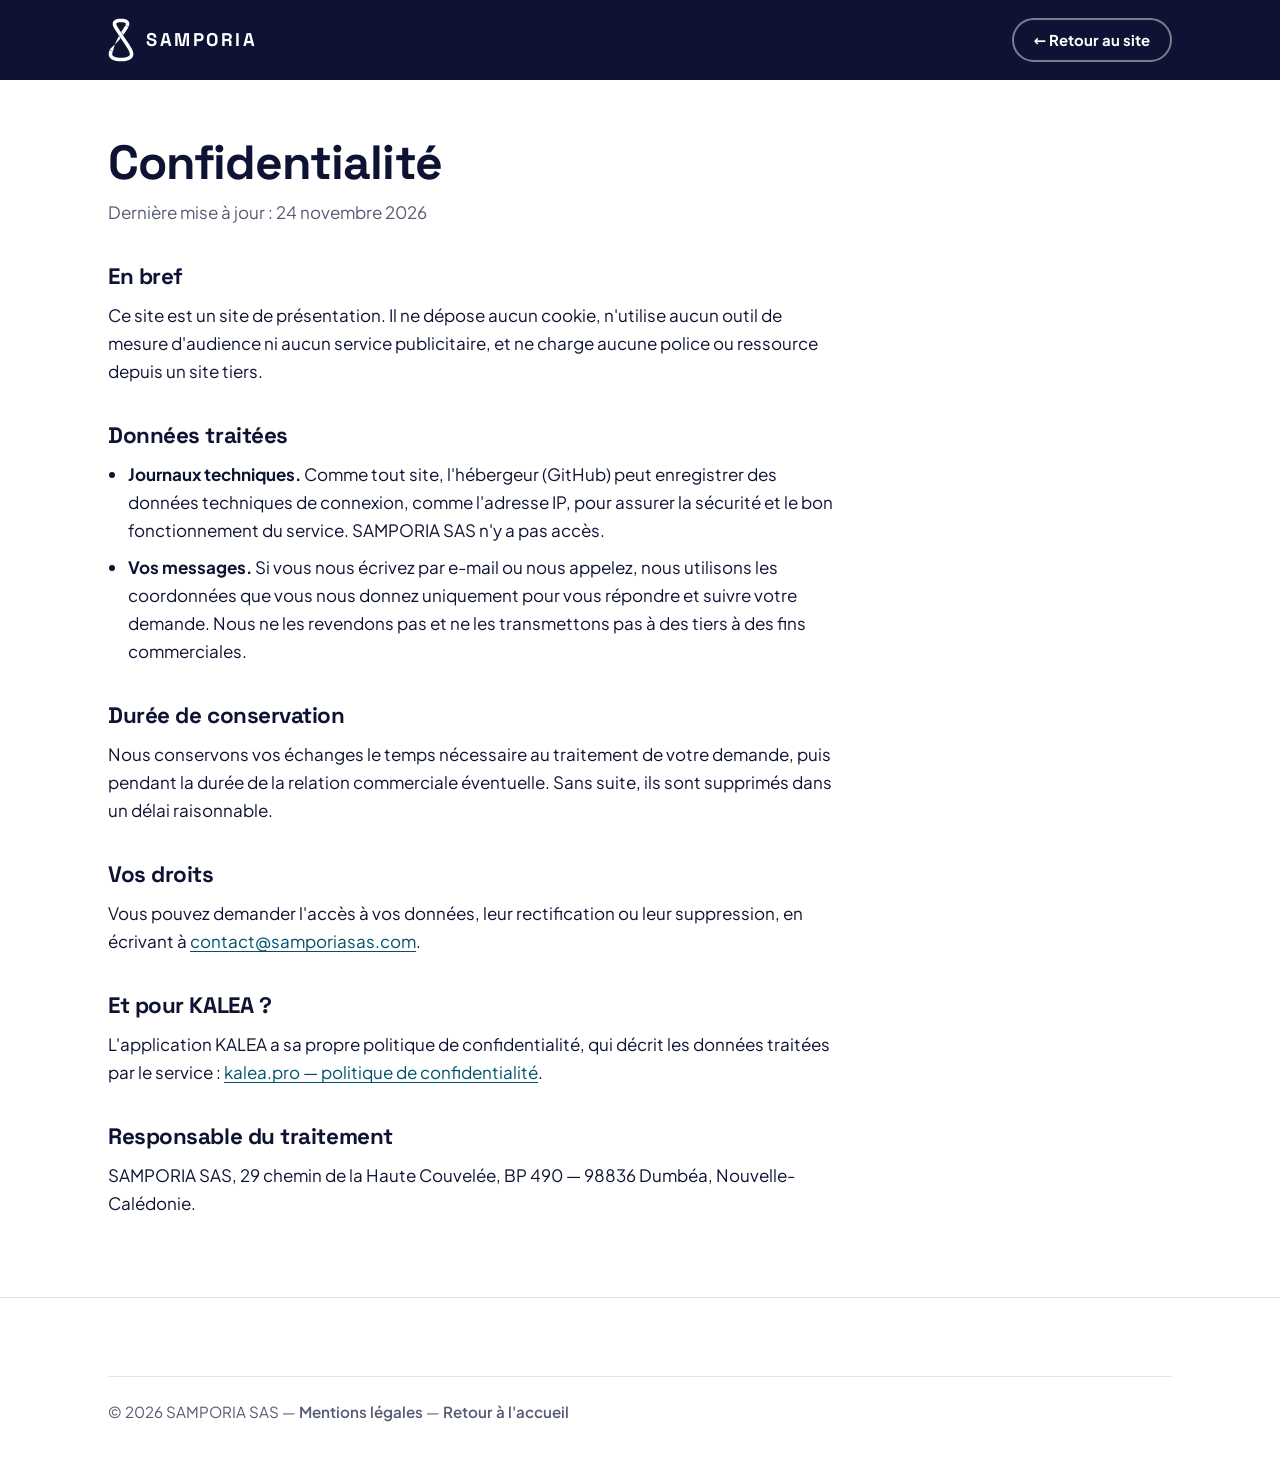
<file: confidentialite.html>
<!doctype html>
<html lang="fr">
<head>
<meta charset="utf-8">
<meta name="viewport" content="width=device-width,initial-scale=1">
<meta http-equiv="Content-Security-Policy" content="default-src 'none'; img-src 'self' data:; style-src 'self'; font-src 'self'; script-src 'none'; connect-src 'none'; base-uri 'none'; form-action 'none'">
<title>Confidentialité — SAMPORIA</title>
<meta name="description" content="Politique de confidentialité du site samporiasas.com : aucun cookie, aucun outil de mesure d'audience.">
<link rel="canonical" href="https://samporiasas.com/confidentialite.html">
<meta name="theme-color" content="#0E1333">
<link rel="icon" href="favicon.svg" type="image/svg+xml">
<link rel="apple-touch-icon" href="apple-touch-icon.png">
<link rel="stylesheet" href="style.css">
</head>
<body>
<header class="doc-head">
  <div class="wrap">
    <div class="topbar">
      <a class="brand" href="./" aria-label="SAMPORIA, accueil"><img src="img/logo-samporia.svg" alt="" width="26" height="44"><span>SAMPORIA</span></a>
      <a class="btn btn-ghost" href="./">← Retour au site</a>
    </div>
  </div>
</header>
<main>
<div class="wrap">
<article class="doc">
  <h1>Confidentialité</h1>
  <p class="maj">Dernière mise à jour : 24 novembre 2026</p>

  <h2>En bref</h2>
  <p>Ce site est un site de présentation. Il ne dépose aucun cookie, n'utilise aucun outil de mesure d'audience ni aucun service publicitaire, et ne charge aucune police ou ressource depuis un site tiers.</p>

  <h2>Données traitées</h2>
  <ul>
    <li><strong>Journaux techniques.</strong> Comme tout site, l'hébergeur (GitHub) peut enregistrer des données techniques de connexion, comme l'adresse IP, pour assurer la sécurité et le bon fonctionnement du service. SAMPORIA SAS n'y a pas accès.</li>
    <li><strong>Vos messages.</strong> Si vous nous écrivez par e-mail ou nous appelez, nous utilisons les coordonnées que vous nous donnez uniquement pour vous répondre et suivre votre demande. Nous ne les revendons pas et ne les transmettons pas à des tiers à des fins commerciales.</li>
  </ul>

  <h2>Durée de conservation</h2>
  <p>Nous conservons vos échanges le temps nécessaire au traitement de votre demande, puis pendant la durée de la relation commerciale éventuelle. Sans suite, ils sont supprimés dans un délai raisonnable.</p>

  <h2>Vos droits</h2>
  <p>Vous pouvez demander l'accès à vos données, leur rectification ou leur suppression, en écrivant à <a href="mailto:contact@samporiasas.com">contact@samporiasas.com</a>.</p>

  <h2>Et pour KALEA ?</h2>
  <p>L'application KALEA a sa propre politique de confidentialité, qui décrit les données traitées par le service : <a href="https://kalea.pro/politique-confidentialite.html">kalea.pro — politique de confidentialité</a>.</p>

  <h2>Responsable du traitement</h2>
  <p>SAMPORIA SAS, 29 chemin de la Haute Couvelée, BP 490 — 98836 Dumbéa, Nouvelle-Calédonie.</p>
</article>
</div>
</main>
<footer class="foot">
  <div class="wrap">
    <p class="legal">© 2026 SAMPORIA SAS — <a href="mentions-legales.html">Mentions légales</a> — <a href="./">Retour à l'accueil</a></p>
  </div>
</footer>
</body>
</html>
</file>
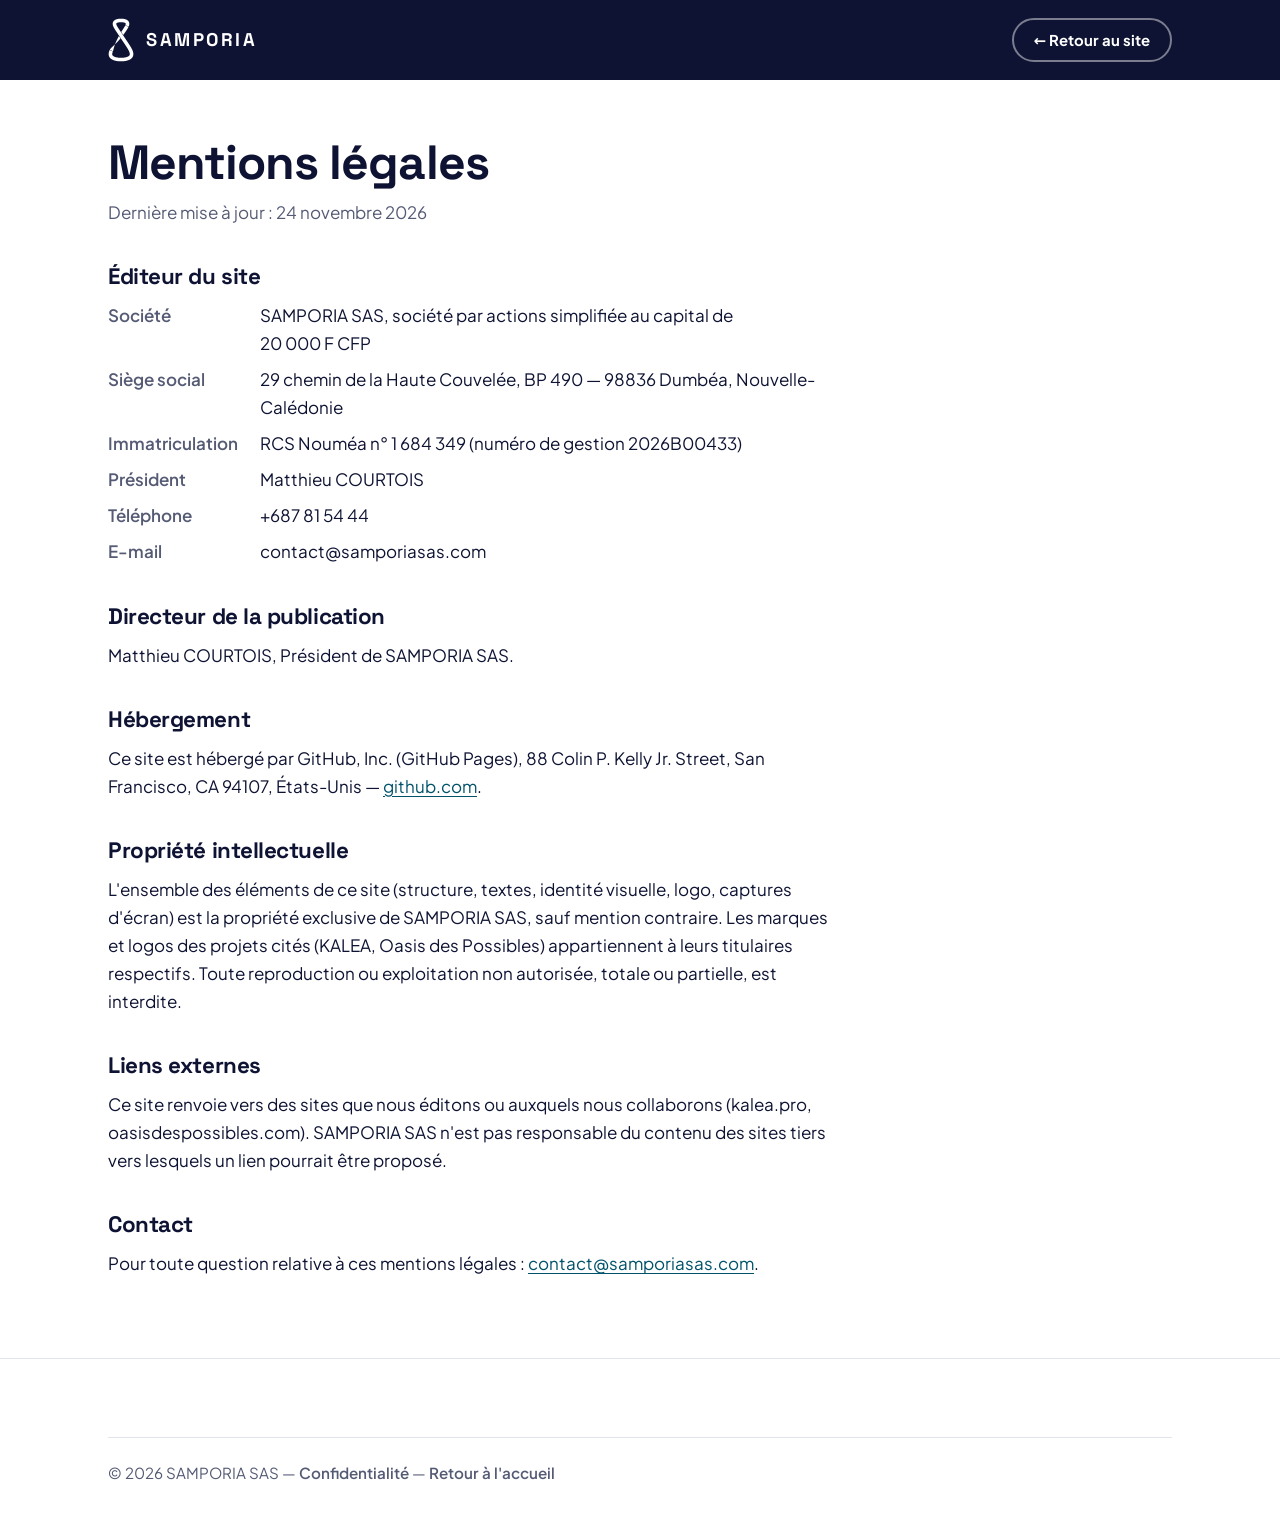
<file: mentions-legales.html>
<!doctype html>
<html lang="fr">
<head>
<meta charset="utf-8">
<meta name="viewport" content="width=device-width,initial-scale=1">
<meta http-equiv="Content-Security-Policy" content="default-src 'none'; img-src 'self' data:; style-src 'self'; font-src 'self'; script-src 'none'; connect-src 'none'; base-uri 'none'; form-action 'none'">
<title>Mentions légales — SAMPORIA</title>
<meta name="description" content="Mentions légales du site samporiasas.com, édité par SAMPORIA SAS.">
<link rel="canonical" href="https://samporiasas.com/mentions-legales.html">
<meta name="theme-color" content="#0E1333">
<link rel="icon" href="favicon.svg" type="image/svg+xml">
<link rel="apple-touch-icon" href="apple-touch-icon.png">
<link rel="stylesheet" href="style.css">
</head>
<body>
<header class="doc-head">
  <div class="wrap">
    <div class="topbar">
      <a class="brand" href="./" aria-label="SAMPORIA, accueil"><img src="img/logo-samporia.svg" alt="" width="26" height="44"><span>SAMPORIA</span></a>
      <a class="btn btn-ghost" href="./">← Retour au site</a>
    </div>
  </div>
</header>
<main>
<div class="wrap">
<article class="doc">
  <h1>Mentions légales</h1>
  <p class="maj">Dernière mise à jour : 24 novembre 2026</p>

  <h2>Éditeur du site</h2>
  <dl>
    <dt>Société</dt><dd>SAMPORIA SAS, société par actions simplifiée au capital de 20 000 F CFP</dd>
    <dt>Siège social</dt><dd>29 chemin de la Haute Couvelée, BP 490 — 98836 Dumbéa, Nouvelle-Calédonie</dd>
    <dt>Immatriculation</dt><dd>RCS Nouméa n° 1 684 349 (numéro de gestion 2026B00433)</dd>
    <dt>Président</dt><dd>Matthieu COURTOIS</dd>
    <dt>Téléphone</dt><dd>+687 81 54 44</dd>
    <dt>E-mail</dt><dd>contact@samporiasas.com</dd>
  </dl>

  <h2>Directeur de la publication</h2>
  <p>Matthieu COURTOIS, Président de SAMPORIA SAS.</p>

  <h2>Hébergement</h2>
  <p>Ce site est hébergé par GitHub, Inc. (GitHub Pages), 88 Colin P. Kelly Jr. Street, San Francisco, CA 94107, États-Unis — <a href="https://github.com">github.com</a>.</p>

  <h2>Propriété intellectuelle</h2>
  <p>L'ensemble des éléments de ce site (structure, textes, identité visuelle, logo, captures d'écran) est la propriété exclusive de SAMPORIA SAS, sauf mention contraire. Les marques et logos des projets cités (KALEA, Oasis des Possibles) appartiennent à leurs titulaires respectifs. Toute reproduction ou exploitation non autorisée, totale ou partielle, est interdite.</p>

  <h2>Liens externes</h2>
  <p>Ce site renvoie vers des sites que nous éditons ou auxquels nous collaborons (kalea.pro, oasisdespossibles.com). SAMPORIA SAS n'est pas responsable du contenu des sites tiers vers lesquels un lien pourrait être proposé.</p>

  <h2>Contact</h2>
  <p>Pour toute question relative à ces mentions légales : <a href="mailto:contact@samporiasas.com">contact@samporiasas.com</a>.</p>
</article>
</div>
</main>
<footer class="foot">
  <div class="wrap">
    <p class="legal">© 2026 SAMPORIA SAS — <a href="confidentialite.html">Confidentialité</a> — <a href="./">Retour à l'accueil</a></p>
  </div>
</footer>
</body>
</html>
</file>
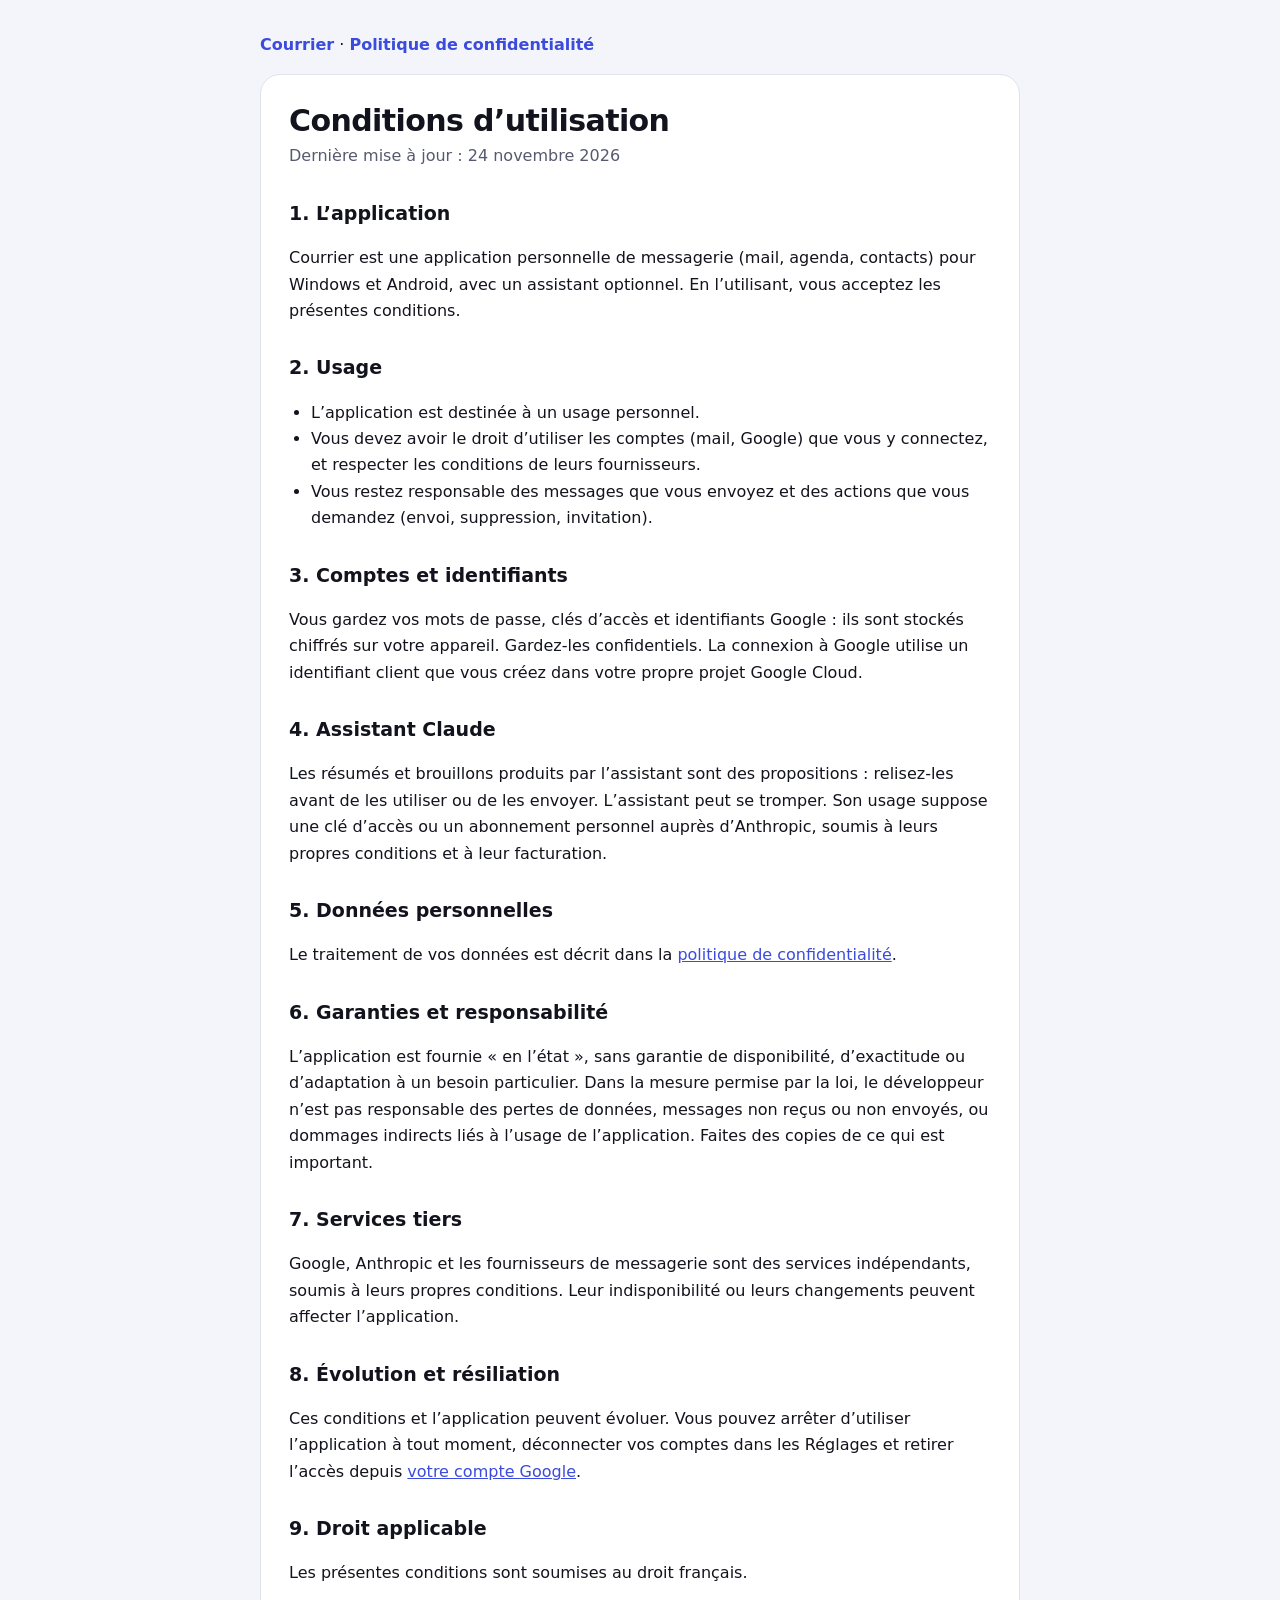
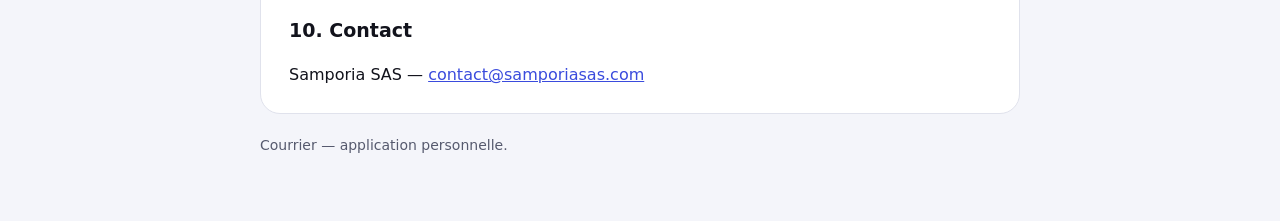
<file: courrier/conditions.html>
<!doctype html>
<html lang="fr">
<head>
<meta charset="utf-8">
<meta name="viewport" content="width=device-width, initial-scale=1">
<title>Courrier — Conditions d’utilisation</title>
<meta name="description" content="Conditions d’utilisation de l’application Courrier.">
<style>
  :root { color-scheme: light dark; --ink:#12131c; --muted:#565a6e; --bg:#f4f5fa; --card:#fff; --line:#e0e2ec; --accent:#3a4bdd; }
  @media (prefers-color-scheme: dark) { :root { --ink:#f2f3f8; --muted:#a8abc0; --bg:#0e0f16; --card:#171823; --line:#2a2c40; --accent:#8b97ff; } }
  body { margin:0; background:var(--bg); color:var(--ink); font:16px/1.65 Inter, system-ui, -apple-system, "Segoe UI", sans-serif; }
  main { max-width:760px; margin:0 auto; padding:32px 20px 64px; }
  nav a { color:var(--accent); text-decoration:none; font-weight:600; }
  article { background:var(--card); border:1px solid var(--line); border-radius:20px; padding:28px 28px 8px; margin-top:16px; }
  h1 { font-size:30px; line-height:1.2; margin:0 0 4px; letter-spacing:-.02em; }
  h2 { font-size:19px; margin:28px 0 8px; }
  .meta { color:var(--muted); margin:0 0 20px; }
  ul { padding-left:22px; }
  a { color:var(--accent); }
  footer { color:var(--muted); font-size:14px; margin-top:20px; }
</style>
</head>
<body>
<main>
<nav><a href="./">Courrier</a> · <a href="confidentialite.html">Politique de confidentialité</a></nav>
<article>
<h1>Conditions d’utilisation</h1>
<p class="meta">Dernière mise à jour : 24 novembre 2026</p>

<h2>1. L’application</h2>
<p>Courrier est une application personnelle de messagerie (mail, agenda, contacts) pour Windows et Android, avec un assistant optionnel. En l’utilisant, vous acceptez les présentes conditions.</p>

<h2>2. Usage</h2>
<ul>
  <li>L’application est destinée à un usage personnel.</li>
  <li>Vous devez avoir le droit d’utiliser les comptes (mail, Google) que vous y connectez, et respecter les conditions de leurs fournisseurs.</li>
  <li>Vous restez responsable des messages que vous envoyez et des actions que vous demandez (envoi, suppression, invitation).</li>
</ul>

<h2>3. Comptes et identifiants</h2>
<p>Vous gardez vos mots de passe, clés d’accès et identifiants Google : ils sont stockés chiffrés sur votre appareil. Gardez-les confidentiels. La connexion à Google utilise un identifiant client que vous créez dans votre propre projet Google Cloud.</p>

<h2>4. Assistant Claude</h2>
<p>Les résumés et brouillons produits par l’assistant sont des propositions : relisez-les avant de les utiliser ou de les envoyer. L’assistant peut se tromper. Son usage suppose une clé d’accès ou un abonnement personnel auprès d’Anthropic, soumis à leurs propres conditions et à leur facturation.</p>

<h2>5. Données personnelles</h2>
<p>Le traitement de vos données est décrit dans la <a href="confidentialite.html">politique de confidentialité</a>.</p>

<h2>6. Garanties et responsabilité</h2>
<p>L’application est fournie « en l’état », sans garantie de disponibilité, d’exactitude ou d’adaptation à un besoin particulier. Dans la mesure permise par la loi, le développeur n’est pas responsable des pertes de données, messages non reçus ou non envoyés, ou dommages indirects liés à l’usage de l’application. Faites des copies de ce qui est important.</p>

<h2>7. Services tiers</h2>
<p>Google, Anthropic et les fournisseurs de messagerie sont des services indépendants, soumis à leurs propres conditions. Leur indisponibilité ou leurs changements peuvent affecter l’application.</p>

<h2>8. Évolution et résiliation</h2>
<p>Ces conditions et l’application peuvent évoluer. Vous pouvez arrêter d’utiliser l’application à tout moment, déconnecter vos comptes dans les Réglages et retirer l’accès depuis <a href="https://myaccount.google.com/permissions">votre compte Google</a>.</p>

<h2>9. Droit applicable</h2>
<p>Les présentes conditions sont soumises au droit français.</p>

<h2>10. Contact</h2>
<p>Samporia SAS — <a href="mailto:contact@samporiasas.com">contact@samporiasas.com</a></p>
</article>
<footer>Courrier — application personnelle.</footer>
</main>
</body>
</html>
</file>
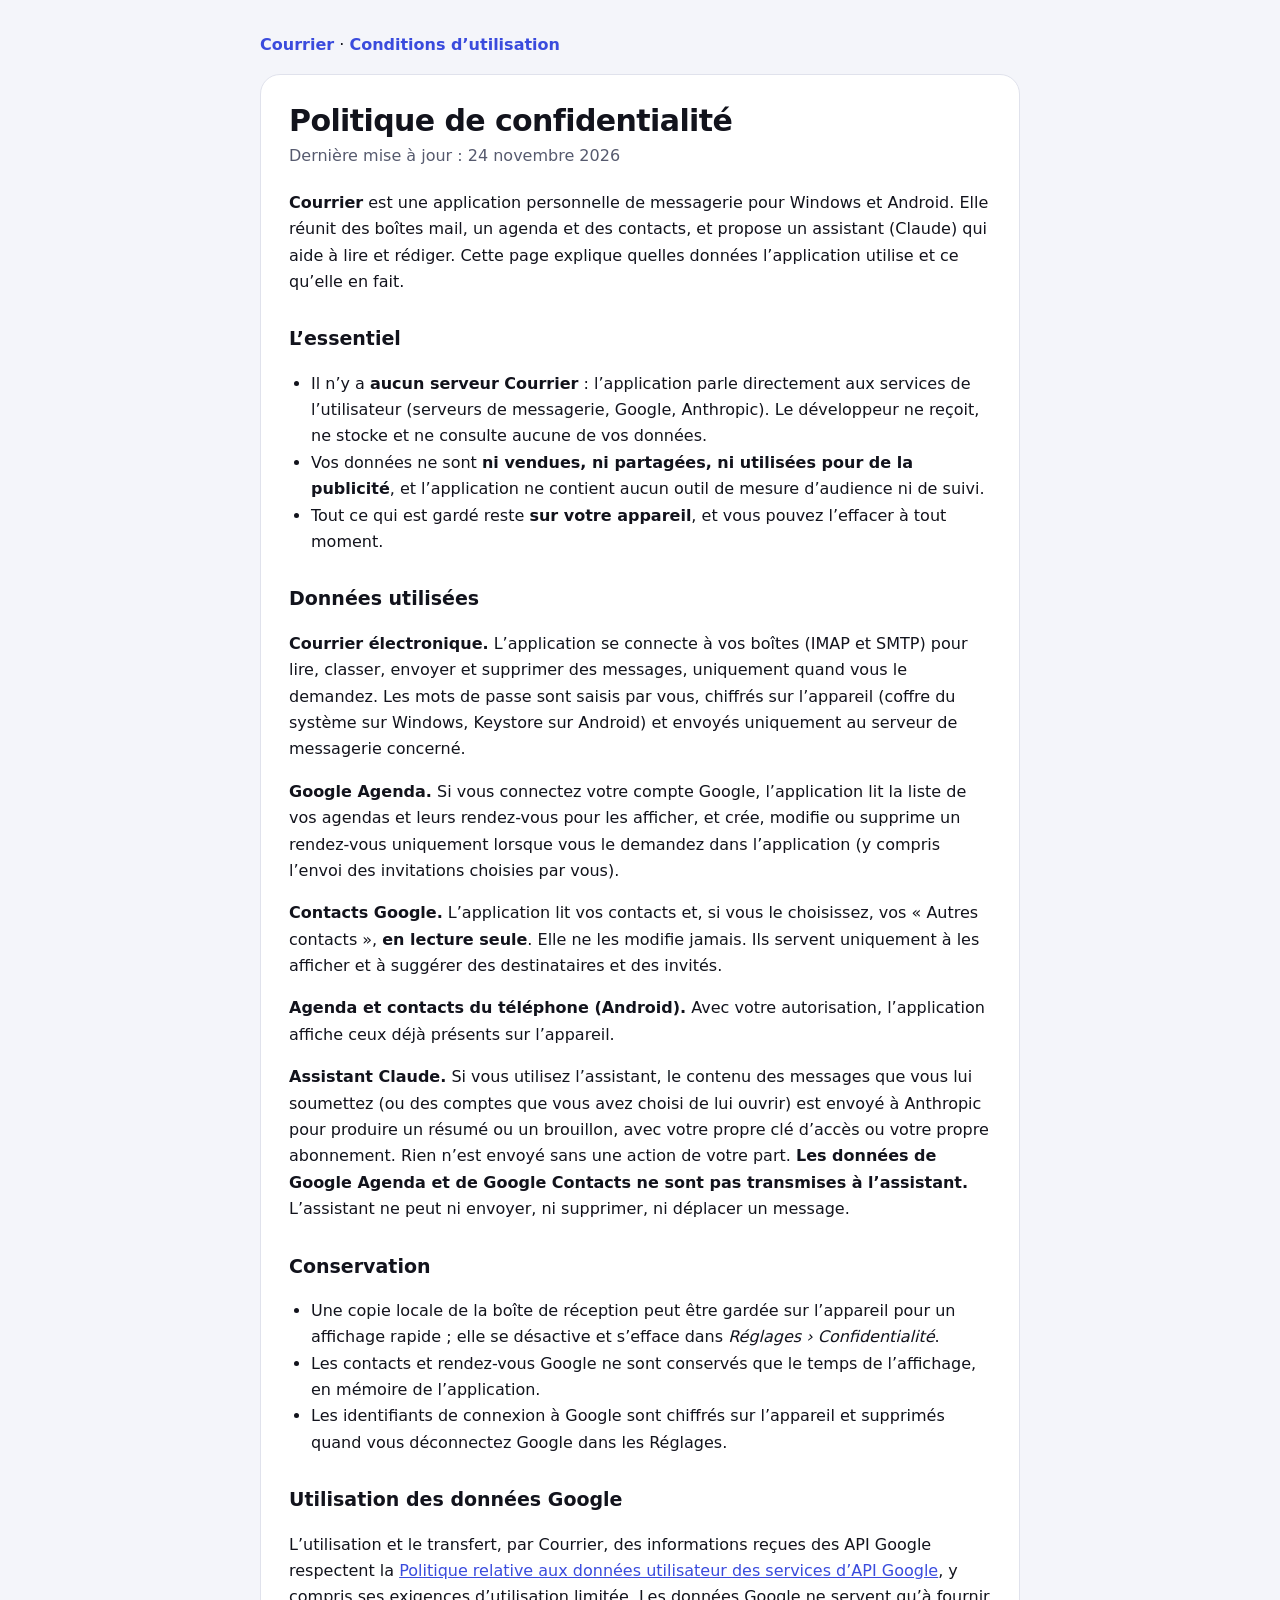
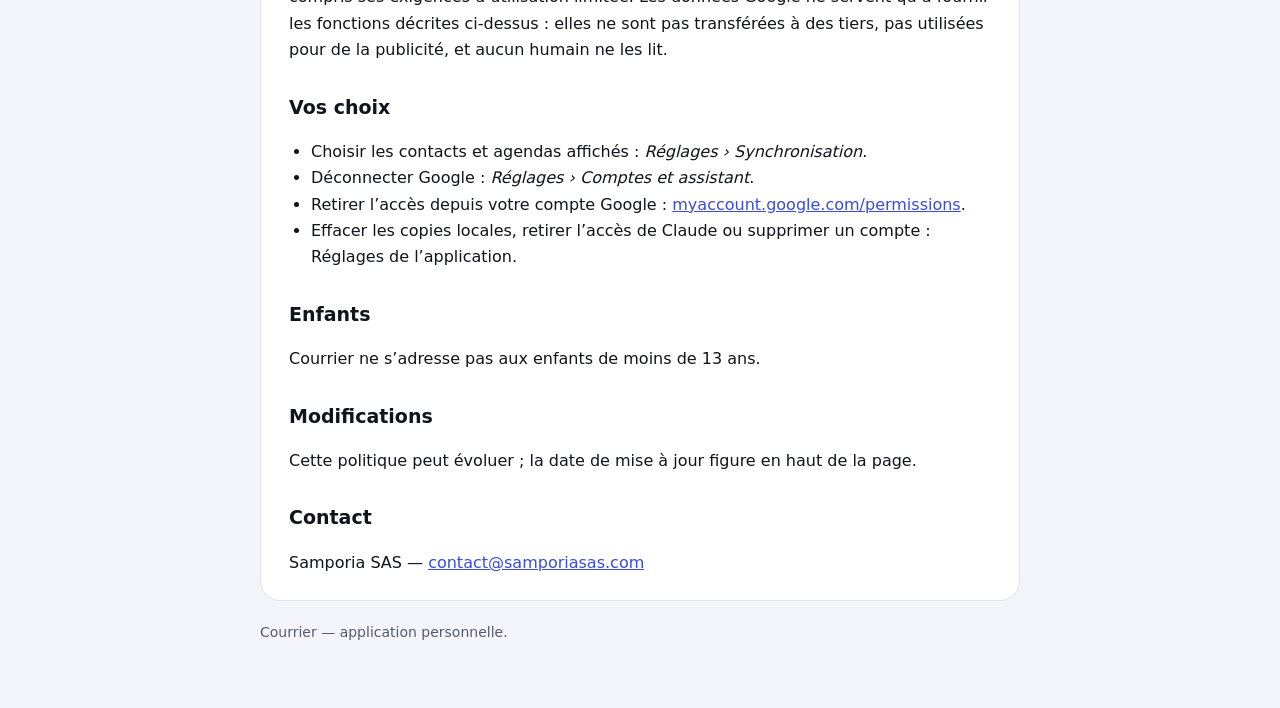
<file: courrier/confidentialite.html>
<!doctype html>
<html lang="fr">
<head>
<meta charset="utf-8">
<meta name="viewport" content="width=device-width, initial-scale=1">
<title>Courrier — Politique de confidentialité</title>
<meta name="description" content="Comment Courrier traite vos mails, votre agenda et vos contacts.">
<style>
  :root { color-scheme: light dark; --ink:#12131c; --muted:#565a6e; --bg:#f4f5fa; --card:#fff; --line:#e0e2ec; --accent:#3a4bdd; }
  @media (prefers-color-scheme: dark) { :root { --ink:#f2f3f8; --muted:#a8abc0; --bg:#0e0f16; --card:#171823; --line:#2a2c40; --accent:#8b97ff; } }
  body { margin:0; background:var(--bg); color:var(--ink); font:16px/1.65 Inter, system-ui, -apple-system, "Segoe UI", sans-serif; }
  main { max-width:760px; margin:0 auto; padding:32px 20px 64px; }
  nav a { color:var(--accent); text-decoration:none; font-weight:600; }
  article { background:var(--card); border:1px solid var(--line); border-radius:20px; padding:28px 28px 8px; margin-top:16px; }
  h1 { font-size:30px; line-height:1.2; margin:0 0 4px; letter-spacing:-.02em; }
  h2 { font-size:19px; margin:28px 0 8px; }
  p, li { color:var(--ink); }
  .meta { color:var(--muted); margin:0 0 20px; }
  ul { padding-left:22px; }
  a { color:var(--accent); }
  footer { color:var(--muted); font-size:14px; margin-top:20px; }
</style>
</head>
<body>
<main>
<nav><a href="./">Courrier</a> · <a href="conditions.html">Conditions d’utilisation</a></nav>
<article>
<h1>Politique de confidentialité</h1>
<p class="meta">Dernière mise à jour : 24 novembre 2026</p>

<p><strong>Courrier</strong> est une application personnelle de messagerie pour Windows et Android. Elle réunit des boîtes mail, un agenda et des contacts, et propose un assistant (Claude) qui aide à lire et rédiger. Cette page explique quelles données l’application utilise et ce qu’elle en fait.</p>

<h2>L’essentiel</h2>
<ul>
  <li>Il n’y a <strong>aucun serveur Courrier</strong> : l’application parle directement aux services de l’utilisateur (serveurs de messagerie, Google, Anthropic). Le développeur ne reçoit, ne stocke et ne consulte aucune de vos données.</li>
  <li>Vos données ne sont <strong>ni vendues, ni partagées, ni utilisées pour de la publicité</strong>, et l’application ne contient aucun outil de mesure d’audience ni de suivi.</li>
  <li>Tout ce qui est gardé reste <strong>sur votre appareil</strong>, et vous pouvez l’effacer à tout moment.</li>
</ul>

<h2>Données utilisées</h2>
<p><strong>Courrier électronique.</strong> L’application se connecte à vos boîtes (IMAP et SMTP) pour lire, classer, envoyer et supprimer des messages, uniquement quand vous le demandez. Les mots de passe sont saisis par vous, chiffrés sur l’appareil (coffre du système sur Windows, Keystore sur Android) et envoyés uniquement au serveur de messagerie concerné.</p>
<p><strong>Google Agenda.</strong> Si vous connectez votre compte Google, l’application lit la liste de vos agendas et leurs rendez-vous pour les afficher, et crée, modifie ou supprime un rendez-vous uniquement lorsque vous le demandez dans l’application (y compris l’envoi des invitations choisies par vous).</p>
<p><strong>Contacts Google.</strong> L’application lit vos contacts et, si vous le choisissez, vos « Autres contacts », <strong>en lecture seule</strong>. Elle ne les modifie jamais. Ils servent uniquement à les afficher et à suggérer des destinataires et des invités.</p>
<p><strong>Agenda et contacts du téléphone (Android).</strong> Avec votre autorisation, l’application affiche ceux déjà présents sur l’appareil.</p>
<p><strong>Assistant Claude.</strong> Si vous utilisez l’assistant, le contenu des messages que vous lui soumettez (ou des comptes que vous avez choisi de lui ouvrir) est envoyé à Anthropic pour produire un résumé ou un brouillon, avec votre propre clé d’accès ou votre propre abonnement. Rien n’est envoyé sans une action de votre part. <strong>Les données de Google Agenda et de Google Contacts ne sont pas transmises à l’assistant.</strong> L’assistant ne peut ni envoyer, ni supprimer, ni déplacer un message.</p>

<h2>Conservation</h2>
<ul>
  <li>Une copie locale de la boîte de réception peut être gardée sur l’appareil pour un affichage rapide ; elle se désactive et s’efface dans <em>Réglages › Confidentialité</em>.</li>
  <li>Les contacts et rendez-vous Google ne sont conservés que le temps de l’affichage, en mémoire de l’application.</li>
  <li>Les identifiants de connexion à Google sont chiffrés sur l’appareil et supprimés quand vous déconnectez Google dans les Réglages.</li>
</ul>

<h2>Utilisation des données Google</h2>
<p>L’utilisation et le transfert, par Courrier, des informations reçues des API Google respectent la <a href="https://developers.google.com/terms/api-services-user-data-policy">Politique relative aux données utilisateur des services d’API Google</a>, y compris ses exigences d’utilisation limitée. Les données Google ne servent qu’à fournir les fonctions décrites ci-dessus : elles ne sont pas transférées à des tiers, pas utilisées pour de la publicité, et aucun humain ne les lit.</p>

<h2>Vos choix</h2>
<ul>
  <li>Choisir les contacts et agendas affichés : <em>Réglages › Synchronisation</em>.</li>
  <li>Déconnecter Google : <em>Réglages › Comptes et assistant</em>.</li>
  <li>Retirer l’accès depuis votre compte Google : <a href="https://myaccount.google.com/permissions">myaccount.google.com/permissions</a>.</li>
  <li>Effacer les copies locales, retirer l’accès de Claude ou supprimer un compte : Réglages de l’application.</li>
</ul>

<h2>Enfants</h2>
<p>Courrier ne s’adresse pas aux enfants de moins de 13 ans.</p>

<h2>Modifications</h2>
<p>Cette politique peut évoluer ; la date de mise à jour figure en haut de la page.</p>

<h2>Contact</h2>
<p>Samporia SAS — <a href="mailto:contact@samporiasas.com">contact@samporiasas.com</a></p>
</article>
<footer>Courrier — application personnelle.</footer>
</main>
</body>
</html>
</file>
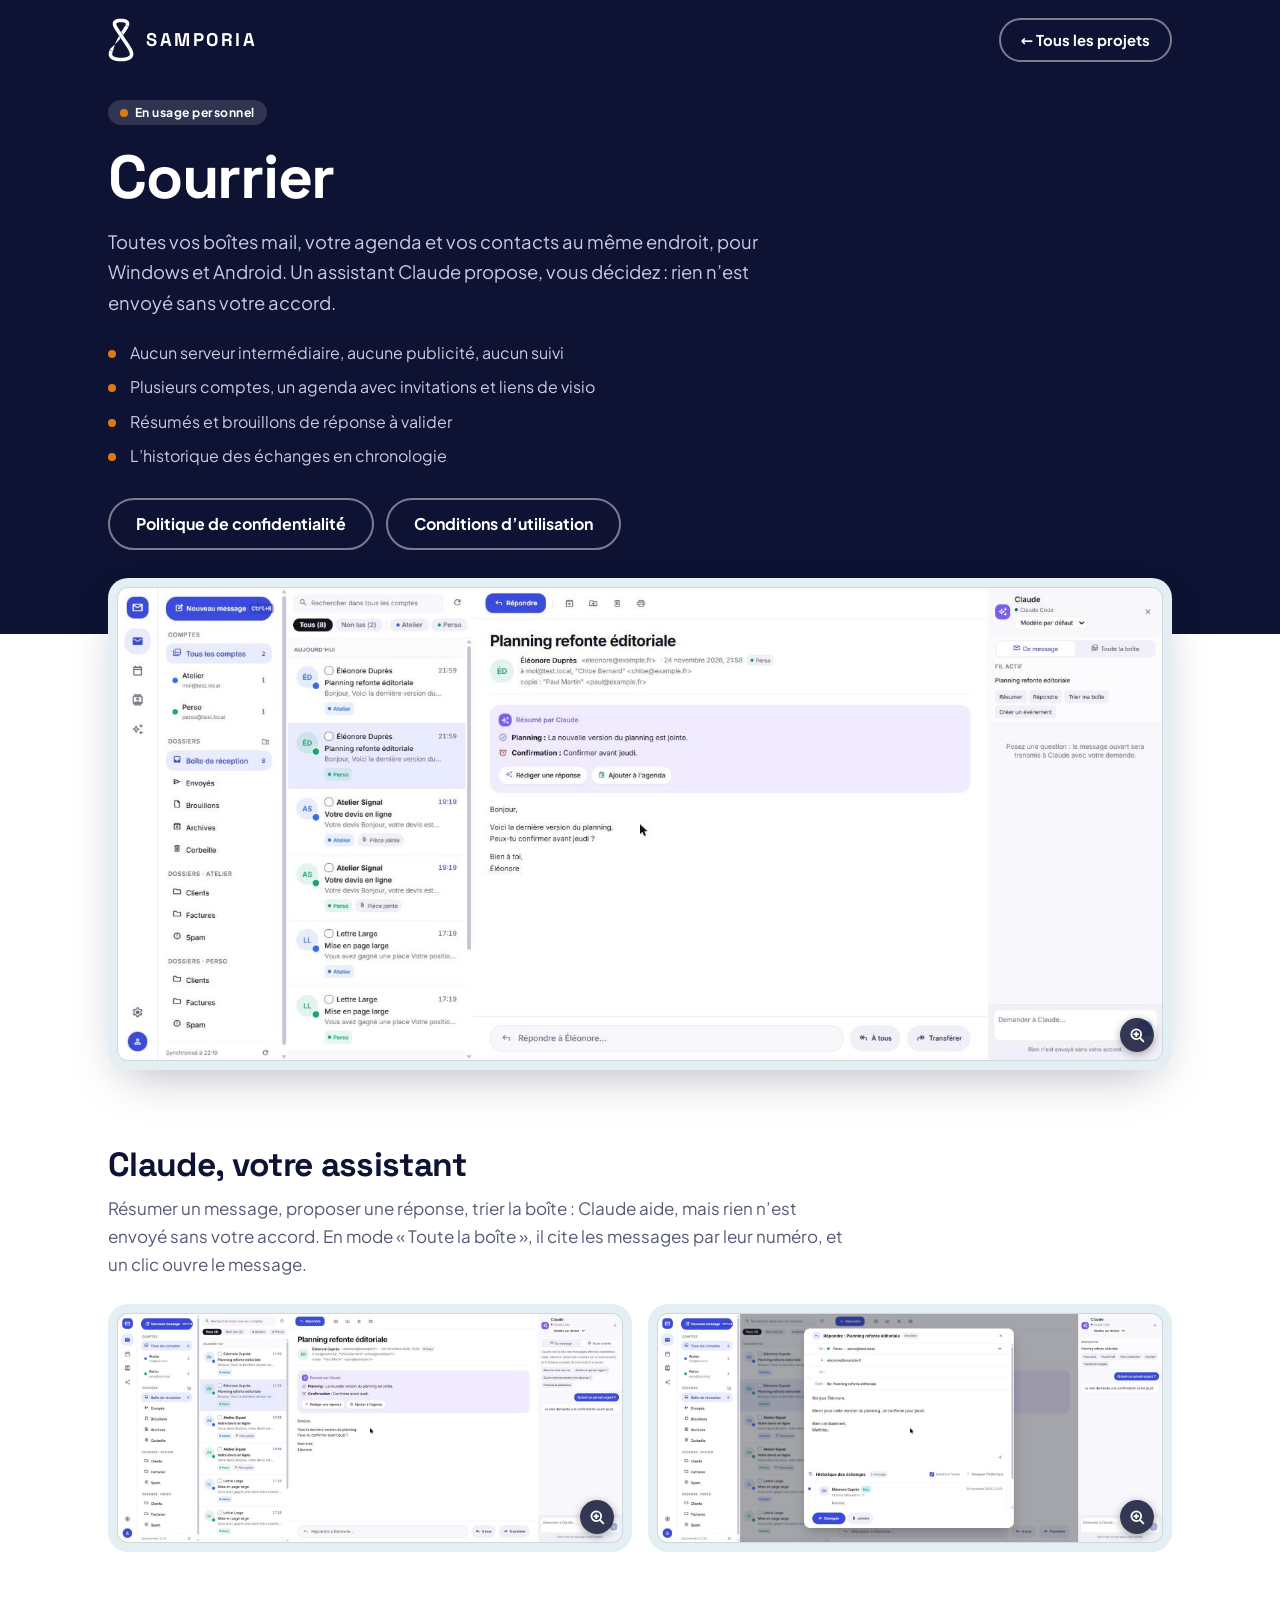
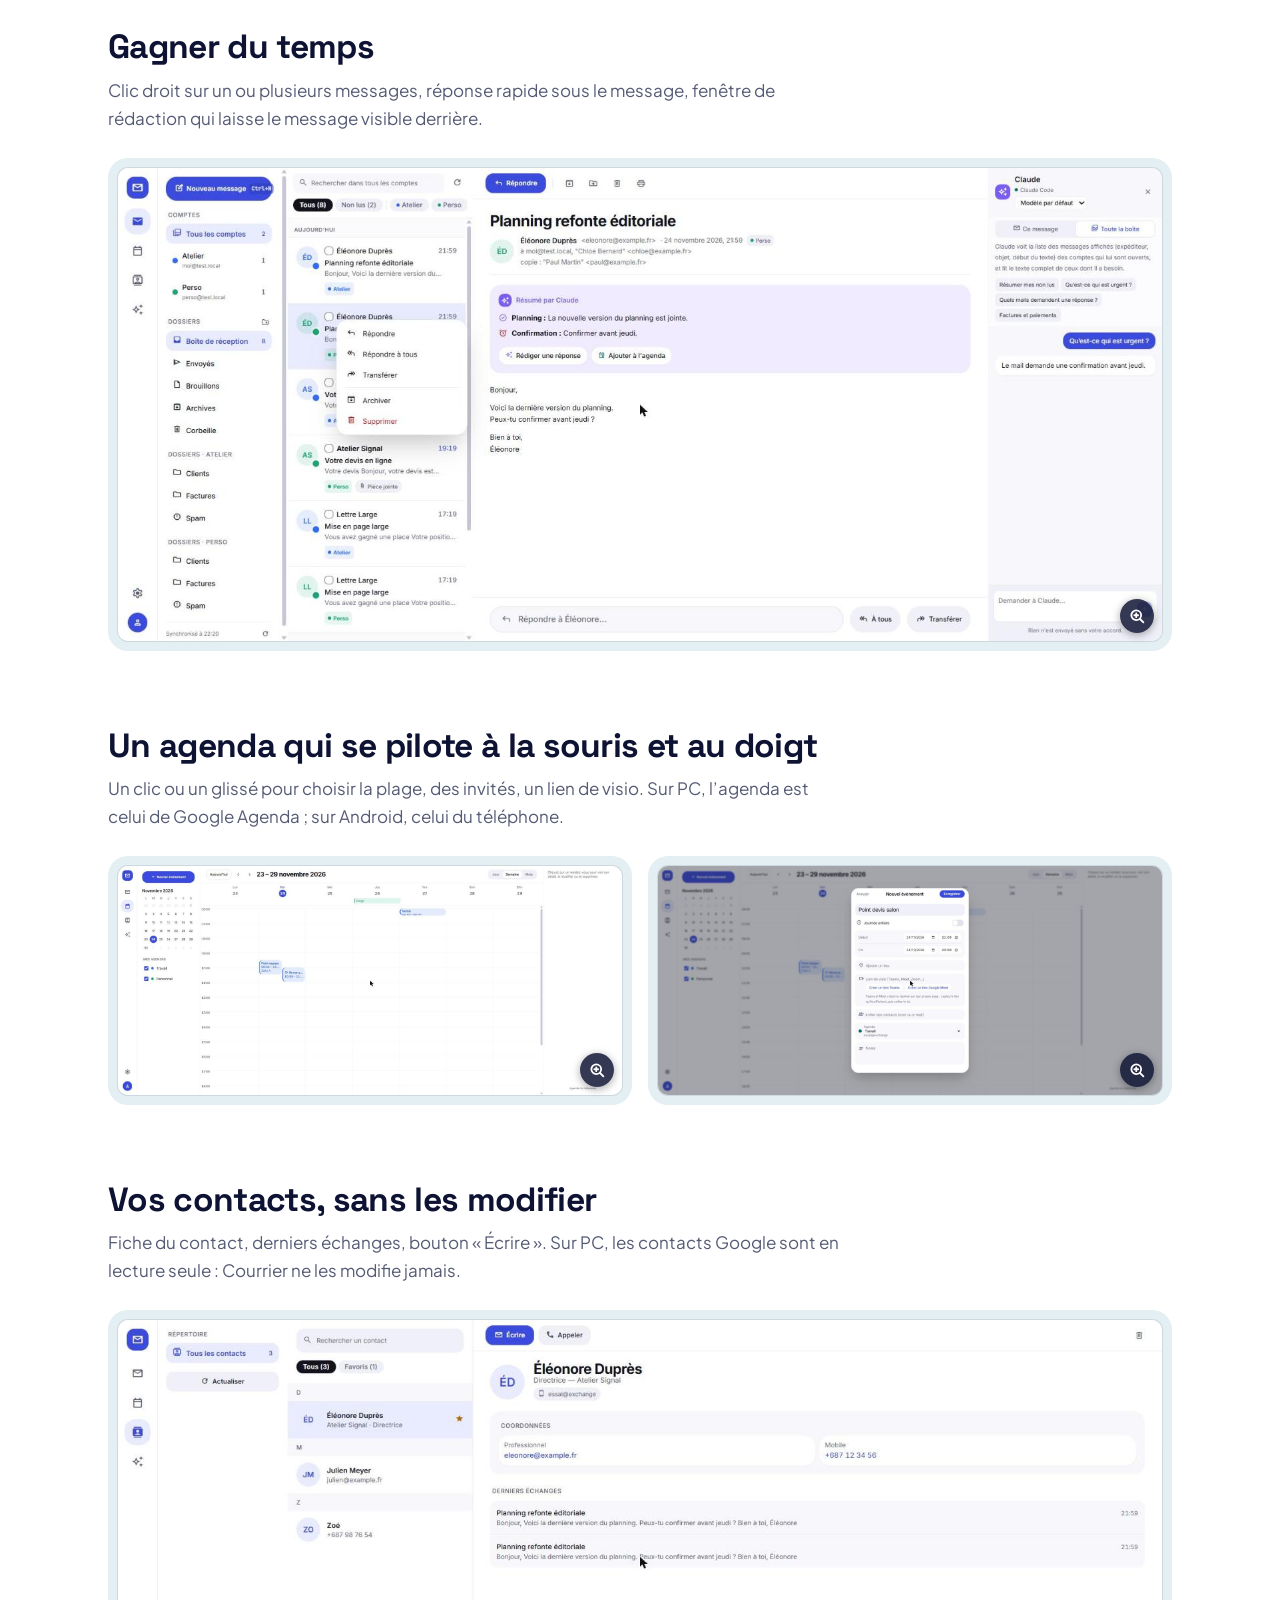
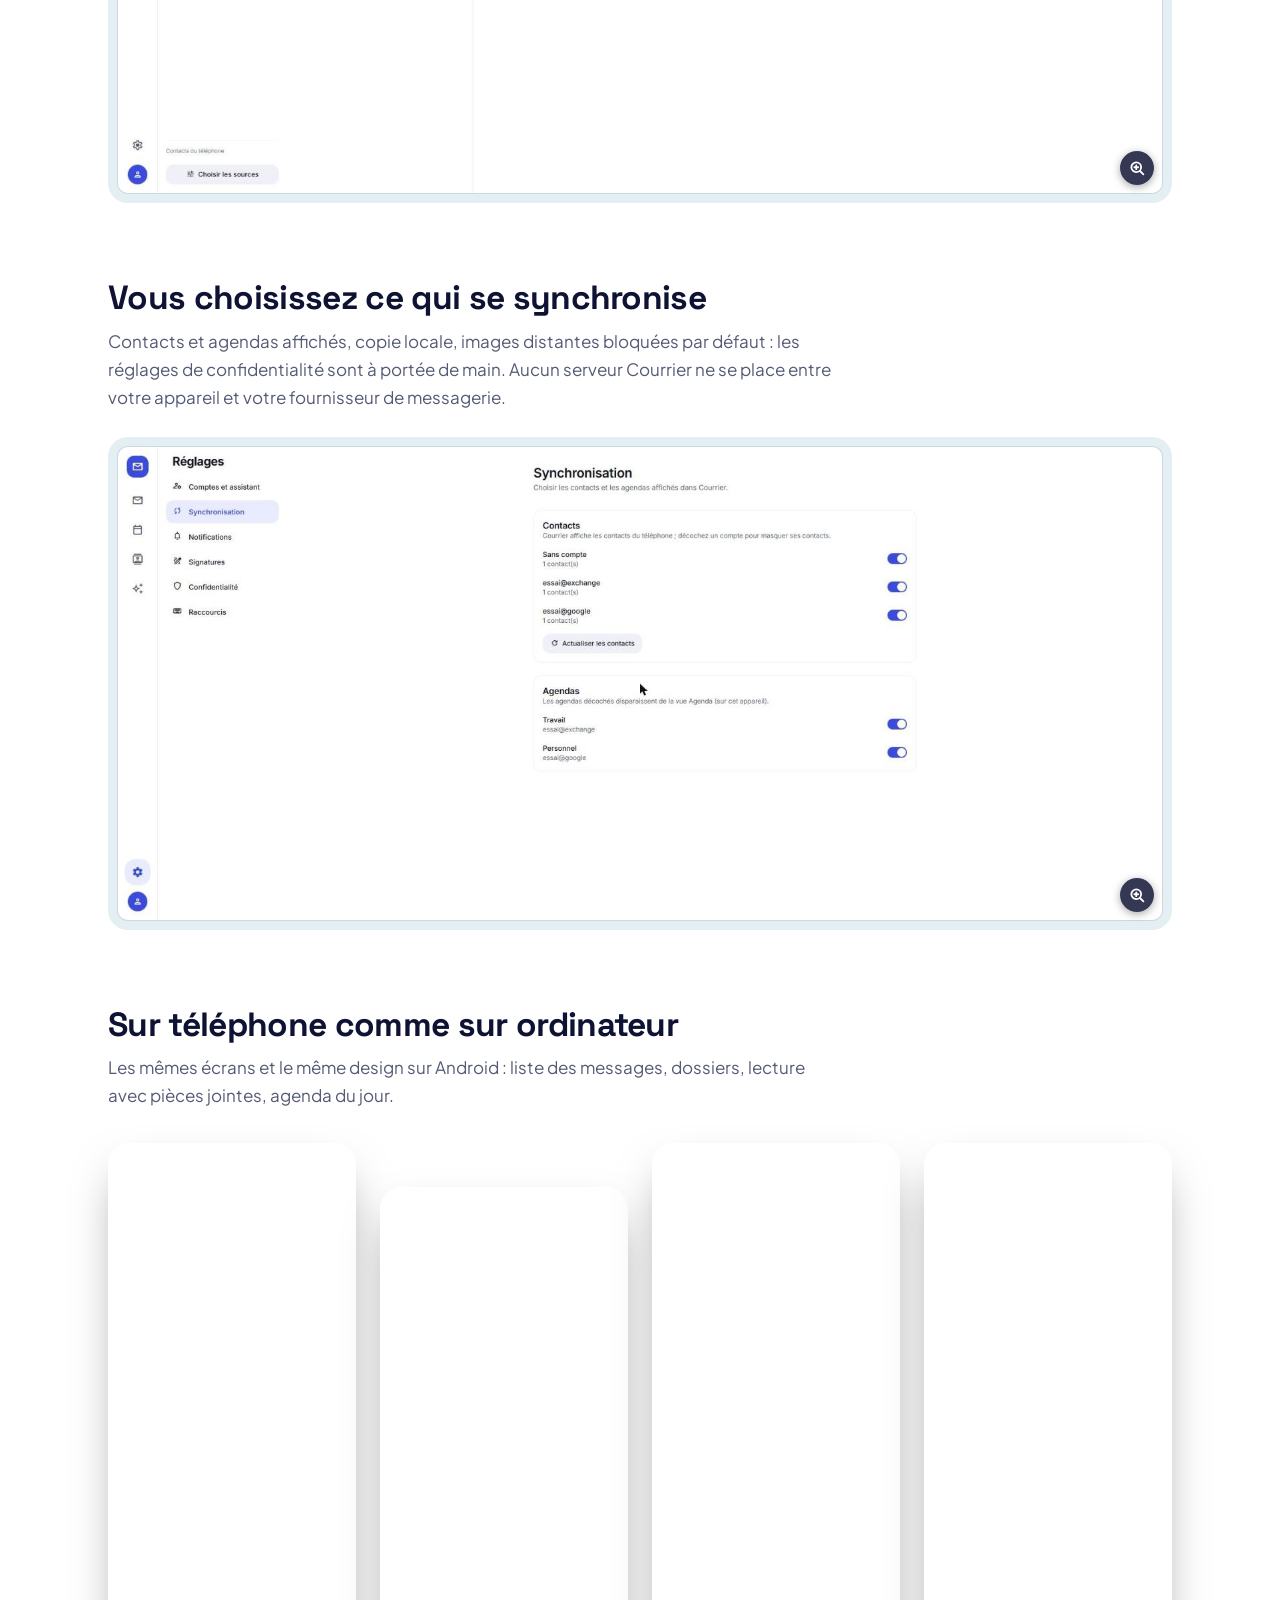
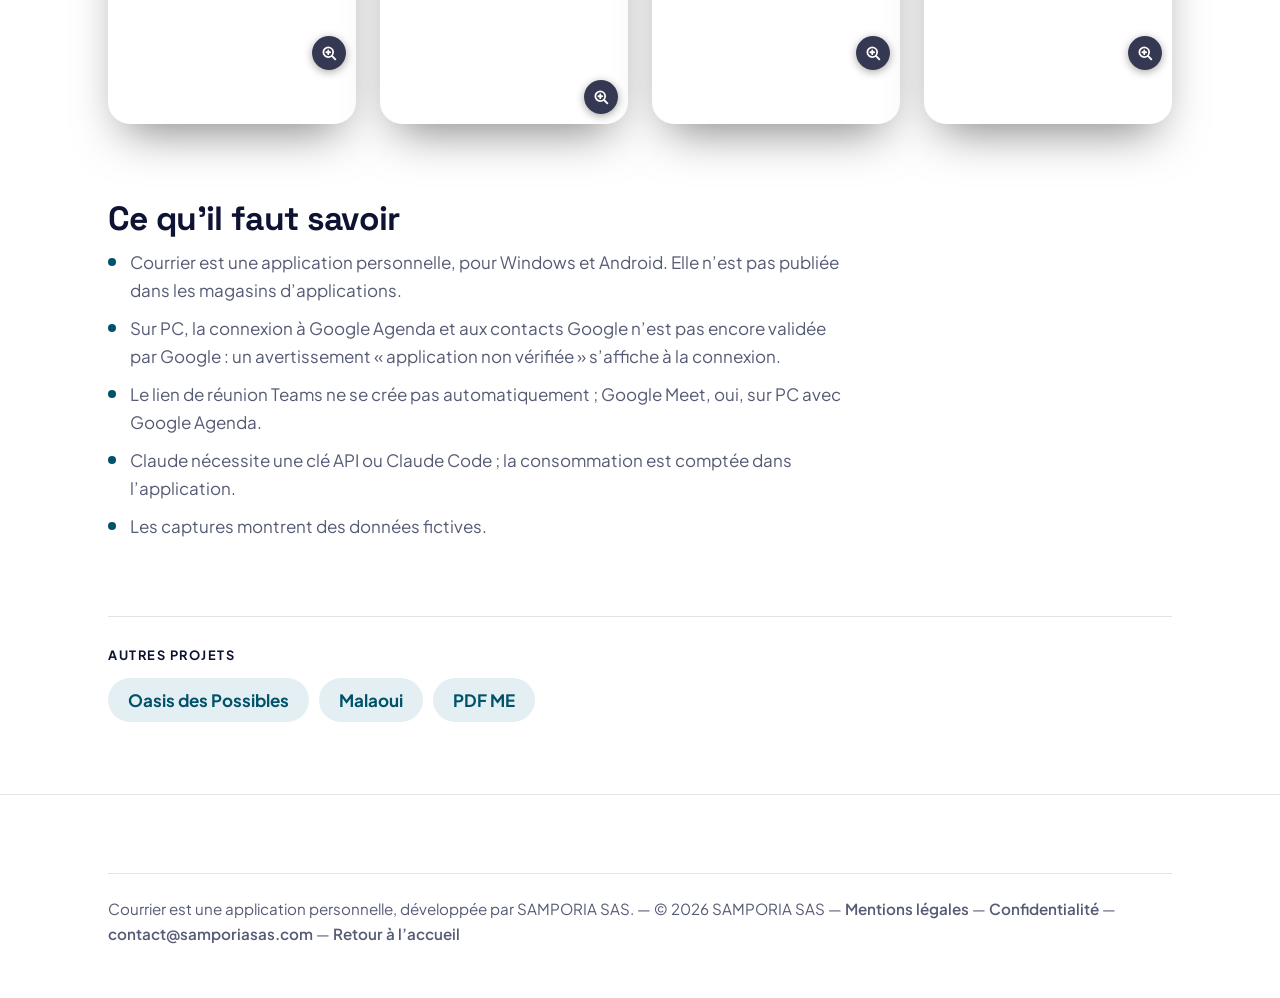
<file: courrier/presentation.html>
<!doctype html>
<html lang="fr">
<head>
<meta charset="utf-8">
<meta name="viewport" content="width=device-width,initial-scale=1">
<meta http-equiv="Content-Security-Policy" content="default-src 'none'; img-src 'self' data:; style-src 'self'; font-src 'self'; script-src 'self'; connect-src 'none'; base-uri 'none'; form-action 'none'">
<meta name="referrer" content="strict-origin-when-cross-origin">
<title>Courrier en images — SAMPORIA</title>
<meta name="description" content="Courrier en images : boîte de réception, assistant Claude, rédaction, agenda, contacts et version téléphone. Une messagerie personnelle pour Windows et Android.">
<link rel="canonical" href="https://samporiasas.com/courrier/presentation.html">
<meta name="theme-color" content="#0E1333">
<link rel="icon" href="../favicon.svg" type="image/svg+xml">
<link rel="apple-touch-icon" href="../apple-touch-icon.png">
<meta property="og:type" content="website">
<meta property="og:locale" content="fr_FR">
<meta property="og:site_name" content="SAMPORIA">
<meta property="og:title" content="Courrier en images — SAMPORIA">
<meta property="og:description" content="Courrier en images : boîte de réception, assistant Claude, rédaction, agenda, contacts et version téléphone. Une messagerie personnelle pour Windows et Android.">
<meta property="og:url" content="https://samporiasas.com/courrier/presentation.html">
<link rel="stylesheet" href="../style.css">
</head>
<body>
<header class="doc-head pp-head">
  <div class="wrap">
    <div class="topbar">
      <a class="brand" href="../" aria-label="SAMPORIA, accueil"><img src="../img/logo-samporia.svg" alt="" width="26" height="44"><span>SAMPORIA</span></a>
      <a class="btn btn-ghost" href="../#projets">← Tous les projets</a>
    </div>
    <div class="pp-intro">
      <div class="chips"><span class="chip wip">En usage personnel</span></div>
      <h1>Courrier</h1>
      <p class="lead">Toutes vos boîtes mail, votre agenda et vos contacts au même endroit, pour Windows et Android. Un assistant Claude propose, vous décidez : rien n’est envoyé sans votre accord.</p>
      
      <ul class="pp-points"><li>Aucun serveur intermédiaire, aucune publicité, aucun suivi</li><li>Plusieurs comptes, un agenda avec invitations et liens de visio</li><li>Résumés et brouillons de réponse à valider</li><li>L’historique des échanges en chronologie</li></ul>
      <div class="pp-cta">
        <a class="btn btn-ghost" href="confidentialite.html">Politique de confidentialité</a>
        <a class="btn btn-ghost" href="conditions.html">Conditions d’utilisation</a>
      </div>
    </div>
  </div>
</header>

<main class="pp">
  <div class="wrap">
    <div class="pp-hero-fig"><figure class="pp-fig"><a class="zoom" href="captures/01-pc-boite-de-reception.jpg" aria-label="Agrandir la capture : Courrier sur ordinateur : boîte de réception de plusieurs comptes, message ouvert avec le résumé de Claude et barre de réponse"><img src="captures/01-pc-boite-de-reception.jpg" width="1568" height="710" alt="Courrier sur ordinateur : boîte de réception de plusieurs comptes, message ouvert avec le résumé de Claude et barre de réponse"></a></figure></div>

  <section class="pp-sec" aria-labelledby="s-assistant">
    <h2 id="s-assistant">Claude, votre assistant</h2>
    <p>Résumer un message, proposer une réponse, trier la boîte : Claude aide, mais rien n’est envoyé sans votre accord. En mode « Toute la boîte », il cite les messages par leur numéro, et un clic ouvre le message.</p>
    <div class="pp-figs duo"><figure class="pp-fig"><a class="zoom" href="captures/02-pc-claude-toute-la-boite.jpg" aria-label="Agrandir la capture : Courrier : le volet de l’assistant en mode « Toute la boîte », avec des actions rapides"><img src="captures/02-pc-claude-toute-la-boite.jpg" width="1568" height="710" loading="lazy" alt="Courrier : le volet de l’assistant en mode « Toute la boîte », avec des actions rapides"></a></figure>
      <figure class="pp-fig"><a class="zoom" href="captures/03-pc-redaction-fenetre.jpg" aria-label="Agrandir la capture : Courrier : rédaction d’une réponse en fenêtre flottante avec l’historique des échanges en chronologie"><img src="captures/03-pc-redaction-fenetre.jpg" width="1568" height="710" loading="lazy" alt="Courrier : rédaction d’une réponse en fenêtre flottante avec l’historique des échanges en chronologie"></a></figure></div>
  </section>

  <section class="pp-sec" aria-labelledby="s-temps">
    <h2 id="s-temps">Gagner du temps</h2>
    <p>Clic droit sur un ou plusieurs messages, réponse rapide sous le message, fenêtre de rédaction qui laisse le message visible derrière.</p>
    <div class="pp-figs"><figure class="pp-fig"><a class="zoom" href="captures/04-pc-menu-clic-droit.jpg" aria-label="Agrandir la capture : Courrier : menu du clic droit sur un message (répondre, transférer, archiver, supprimer)"><img src="captures/04-pc-menu-clic-droit.jpg" width="1568" height="710" loading="lazy" alt="Courrier : menu du clic droit sur un message (répondre, transférer, archiver, supprimer)"></a></figure></div>
  </section>

  <section class="pp-sec" aria-labelledby="s-agenda">
    <h2 id="s-agenda">Un agenda qui se pilote à la souris et au doigt</h2>
    <p>Un clic ou un glissé pour choisir la plage, des invités, un lien de visio. Sur PC, l’agenda est celui de Google Agenda ; sur Android, celui du téléphone.</p>
    <div class="pp-figs duo"><figure class="pp-fig"><a class="zoom" href="captures/05-pc-agenda-semaine.jpg" aria-label="Agrandir la capture : Courrier : agenda en vue semaine"><img src="captures/05-pc-agenda-semaine.jpg" width="1568" height="710" loading="lazy" alt="Courrier : agenda en vue semaine"></a></figure>
      <figure class="pp-fig"><a class="zoom" href="captures/06-pc-nouvel-evenement.jpg" aria-label="Agrandir la capture : Courrier : fenêtre « Nouvel événement » avec lien de visio et invités"><img src="captures/06-pc-nouvel-evenement.jpg" width="1568" height="710" loading="lazy" alt="Courrier : fenêtre « Nouvel événement » avec lien de visio et invités"></a></figure></div>
  </section>

  <section class="pp-sec" aria-labelledby="s-contacts">
    <h2 id="s-contacts">Vos contacts, sans les modifier</h2>
    <p>Fiche du contact, derniers échanges, bouton « Écrire ». Sur PC, les contacts Google sont en lecture seule : Courrier ne les modifie jamais.</p>
    <div class="pp-figs"><figure class="pp-fig"><a class="zoom" href="captures/07-pc-contacts.jpg" aria-label="Agrandir la capture : Courrier : fiche d’un contact et derniers échanges"><img src="captures/07-pc-contacts.jpg" width="1568" height="710" loading="lazy" alt="Courrier : fiche d’un contact et derniers échanges"></a></figure></div>
  </section>

  <section class="pp-sec" aria-labelledby="s-sync">
    <h2 id="s-sync">Vous choisissez ce qui se synchronise</h2>
    <p>Contacts et agendas affichés, copie locale, images distantes bloquées par défaut : les réglages de confidentialité sont à portée de main. Aucun serveur Courrier ne se place entre votre appareil et votre fournisseur de messagerie.</p>
    <div class="pp-figs"><figure class="pp-fig"><a class="zoom" href="captures/08-pc-synchronisation.jpg" aria-label="Agrandir la capture : Courrier : réglages de synchronisation, choix des sources de contacts et d’agendas"><img src="captures/08-pc-synchronisation.jpg" width="1568" height="710" loading="lazy" alt="Courrier : réglages de synchronisation, choix des sources de contacts et d’agendas"></a></figure></div>
  </section>

  <section class="pp-sec" aria-labelledby="s-mobile">
    <h2 id="s-mobile">Sur téléphone comme sur ordinateur</h2>
    <p>Les mêmes écrans et le même design sur Android : liste des messages, dossiers, lecture avec pièces jointes, agenda du jour.</p>
    <div class="phones phones-s phones-4"><figure class="shot"><a class="zoom" href="captures/09-mobile-boite-de-reception.jpg" aria-label="Agrandir la capture : Courrier sur téléphone : liste des messages, filtres, bouton « Écrire » et barre d’onglets"><img src="captures/09-mobile-boite-de-reception.jpg" width="469" height="1015" loading="lazy" alt="Courrier sur téléphone : liste des messages, filtres, bouton « Écrire » et barre d’onglets"></a></figure>
      <figure class="shot"><a class="zoom" href="captures/10-mobile-feuille-dossiers.jpg" aria-label="Agrandir la capture : Courrier sur téléphone : feuille des dossiers"><img src="captures/10-mobile-feuille-dossiers.jpg" width="469" height="1015" loading="lazy" alt="Courrier sur téléphone : feuille des dossiers"></a></figure>
      <figure class="shot"><a class="zoom" href="captures/11-mobile-message.jpg" aria-label="Agrandir la capture : Courrier sur téléphone : message avec pièce jointe et barre de réponse"><img src="captures/11-mobile-message.jpg" width="469" height="1015" loading="lazy" alt="Courrier sur téléphone : message avec pièce jointe et barre de réponse"></a></figure>
      <figure class="shot"><a class="zoom" href="captures/12-mobile-agenda-jour.jpg" aria-label="Agrandir la capture : Courrier sur téléphone : agenda en vue jour"><img src="captures/12-mobile-agenda-jour.jpg" width="469" height="1015" loading="lazy" alt="Courrier sur téléphone : agenda en vue jour"></a></figure></div>
  </section>

  <section class="pp-sec pp-savoir" aria-labelledby="s-savoir">
    <h2 id="s-savoir">Ce qu’il faut savoir</h2>
    <ul><li>Courrier est une application personnelle, pour Windows et Android. Elle n’est pas publiée dans les magasins d’applications.</li><li>Sur PC, la connexion à Google Agenda et aux contacts Google n’est pas encore validée par Google : un avertissement « application non vérifiée » s’affiche à la connexion.</li><li>Le lien de réunion Teams ne se crée pas automatiquement ; Google Meet, oui, sur PC avec Google Agenda.</li><li>Claude nécessite une clé API ou Claude Code ; la consommation est comptée dans l’application.</li><li>Les captures montrent des données fictives.</li></ul>
  </section>

    <nav class="pp-autres" aria-label="Autres projets">
      <h2>Autres projets</h2>
      <ul>
          <li><a href="../oasis/">Oasis des Possibles</a></li>
          <li><a href="../malaoui/">Malaoui</a></li>
          <li><a href="../pdf-me/">PDF ME</a></li>
      </ul>
    </nav>
  </div>
</main>

<footer class="foot">
  <div class="wrap">
    <p class="legal">Courrier est une application personnelle, développée par SAMPORIA SAS. — © 2026 SAMPORIA SAS — <a href="../mentions-legales.html">Mentions légales</a> — <a href="../confidentialite.html">Confidentialité</a> — <a href="mailto:contact@samporiasas.com">contact@samporiasas.com</a> — <a href="../">Retour à l’accueil</a></p>
  </div>
</footer>
<script src="../galerie.js" defer></script>
</body>
</html>
</file>
<file: style.css>
/* ============================================================
   SAMPORIA — site vitrine
   Un seul fichier de style. Aucune police ni image externe.
   Couleurs : encre du logo (#0E1333), bleu-vert de KALEA (#00526A),
   orange en petites touches (#DE7A16).
   ============================================================ */

/* ---------- Polices (hébergées avec le site) ---------- */
@font-face{font-family:'Plus Jakarta Sans';font-style:normal;font-weight:200 800;font-display:swap;src:url(polices/jakarta-latin-ext.woff2) format('woff2');unicode-range:U+0100-02BA,U+02BD-02C5,U+02C7-02CC,U+02CE-02D7,U+02DD-02FF,U+0304,U+0308,U+0329,U+1D00-1DBF,U+1E00-1E9F,U+1EF2-1EFF,U+2020,U+20A0-20AB,U+20AD-20C4,U+2113,U+2C60-2C7F,U+A720-A7FF}
@font-face{font-family:'Plus Jakarta Sans';font-style:normal;font-weight:200 800;font-display:swap;src:url(polices/jakarta-latin.woff2) format('woff2');unicode-range:U+0000-00FF,U+0131,U+0152-0153,U+02BB-02BC,U+02C6,U+02DA,U+02DC,U+0304,U+0308,U+0329,U+2000-206F,U+20AC,U+2122,U+2191,U+2193,U+2212,U+2215,U+FEFF,U+FFFD}
@font-face{font-family:'Space Grotesk';font-style:normal;font-weight:300 700;font-display:swap;src:url(polices/grotesk-latin-ext.woff2) format('woff2');unicode-range:U+0100-02BA,U+02BD-02C5,U+02C7-02CC,U+02CE-02D7,U+02DD-02FF,U+0304,U+0308,U+0329,U+1D00-1DBF,U+1E00-1E9F,U+1EF2-1EFF,U+2020,U+20A0-20AB,U+20AD-20C4,U+2113,U+2C60-2C7F,U+A720-A7FF}
@font-face{font-family:'Space Grotesk';font-style:normal;font-weight:300 700;font-display:swap;src:url(polices/grotesk-latin.woff2) format('woff2');unicode-range:U+0000-00FF,U+0131,U+0152-0153,U+02BB-02BC,U+02C6,U+02DA,U+02DC,U+0304,U+0308,U+0329,U+2000-206F,U+20AC,U+2122,U+2191,U+2193,U+2212,U+2215,U+FEFF,U+FFFD}

/* ---------- Couleurs (clair par défaut, sombre si l'appareil le demande) ---------- */
:root{
  --ink:#0E1333;
  --ink-2:#1A2050;
  --on-ink:#FFFFFF;
  --on-ink-soft:#C9CCE0;
  --teal:#00526A;
  --teal-deep:#003F52;
  --orange:#DE7A16;

  --bg:#FFFFFF;
  --soft:#F4F5F9;
  --line:#E2E4EC;
  --text:#0E1333;
  --muted:#565B75;
  --link:#00526A;
  --tint:#E3EFF3;
  --card:#F4F5F9;

  --radius:20px;
  --radius-sm:12px;
  --shadow:0 18px 50px -18px rgba(14,19,51,.35);
  --font-title:'Space Grotesk','Plus Jakarta Sans',system-ui,sans-serif;
  --font-body:'Plus Jakarta Sans',system-ui,-apple-system,'Segoe UI',Roboto,sans-serif;
}
@media (prefers-color-scheme:dark){
  :root{
    --bg:#090C22;
    --soft:#111540;
    --line:#252A58;
    --text:#EEF0FA;
    --muted:#A8ADC8;
    --link:#7CCBE0;
    --tint:#0F2F3A;
    --card:#111540;
    --shadow:0 18px 50px -18px rgba(0,0,0,.7);
  }
}

/* ---------- Base ---------- */
*,*::before,*::after{box-sizing:border-box}
html{scroll-behavior:smooth;-webkit-text-size-adjust:100%}
body{margin:0;background:var(--bg);color:var(--text);font-family:var(--font-body);font-size:1.0625rem;line-height:1.65;-webkit-font-smoothing:antialiased;text-rendering:optimizeLegibility}
img,svg{display:block;max-width:100%;height:auto}
a{color:var(--link);text-underline-offset:3px}
a:hover{text-decoration-thickness:2px}
h1,h2,h3{font-family:var(--font-title);line-height:1.12;letter-spacing:-.02em;margin:0;text-wrap:balance}
p{margin:0}
ul,ol{margin:0;padding:0;list-style:none}
:focus-visible{outline:3px solid var(--orange);outline-offset:3px;border-radius:6px}
@media (prefers-reduced-motion:reduce){html{scroll-behavior:auto}*{transition:none!important}}

.wrap{width:100%;max-width:1120px;margin-inline:auto;padding-inline:16px}
@media (min-width:720px){.wrap{padding-inline:28px}}

.skip{position:absolute;left:16px;top:-60px;background:#fff;color:var(--ink);padding:10px 16px;border-radius:10px;font-weight:700;z-index:50;text-decoration:none}
.skip:focus{top:12px}

/* ---------- Boutons ---------- */
.btn{display:inline-flex;align-items:center;justify-content:center;gap:10px;min-height:52px;padding:0 26px;border-radius:999px;font:700 1rem/1 var(--font-body);text-decoration:none;border:2px solid transparent;transition:transform .15s,background-color .15s,border-color .15s,color .15s;cursor:pointer}
.btn:hover{transform:translateY(-2px);text-decoration:none}
.btn svg{width:18px;height:18px;flex:none}
.btn-light{background:#fff;color:var(--ink)}
.btn-light:hover{background:#EEF0FA}
.btn-ghost{background:transparent;color:#fff;border-color:rgba(255,255,255,.45)}
.btn-ghost:hover{border-color:#fff;background:rgba(255,255,255,.08)}
.btn-ink{background:var(--ink);color:#fff}
.btn-ink:hover{background:var(--ink-2)}
@media (prefers-color-scheme:dark){
  .btn-ink{background:#fff;color:var(--ink)}
  .btn-ink:hover{background:#EEF0FA}
}

/* ============================================================
   EN-TÊTE + HÉROS (toujours sombre)
   ============================================================ */
.hero{position:relative;overflow:hidden;background:var(--ink);color:var(--on-ink);isolation:isolate}
.hero::before{content:"";position:absolute;inset:0;z-index:-2;background:
  radial-gradient(900px 480px at 85% 10%,rgba(0,82,106,.55),transparent 65%),
  radial-gradient(700px 400px at 0% 100%,rgba(222,122,22,.12),transparent 60%)}
.hero-ribbon{position:absolute;z-index:-1;right:-12%;bottom:-18%;width:min(78vw,640px);opacity:.07;filter:brightness(0) invert(1);pointer-events:none}

.topbar{display:flex;align-items:center;justify-content:space-between;gap:16px;padding-block:20px}
.brand{display:inline-flex;align-items:center;gap:12px;color:#fff;text-decoration:none;font:700 1.15rem/1 var(--font-title);letter-spacing:.14em}
.brand img{width:26px;height:auto;filter:brightness(0) invert(1)}
.nav-desktop{display:none;align-items:center;gap:30px}
.nav-desktop a{color:var(--on-ink-soft);text-decoration:none;font-weight:600;font-size:.97rem}
.nav-desktop a:hover{color:#fff;text-decoration:underline;text-underline-offset:6px}
.topbar .btn{min-height:44px;padding:0 20px;font-size:.93rem}
.topbar-actions{display:flex;align-items:center;gap:10px}

.nav-mobile{position:relative}
.nav-mobile summary{list-style:none;cursor:pointer;display:inline-flex;align-items:center;min-height:44px;padding:0 18px;border-radius:999px;border:2px solid rgba(255,255,255,.4);color:#fff;font-weight:700;font-size:.93rem}
.nav-mobile summary::-webkit-details-marker{display:none}
.nav-mobile[open] summary{background:rgba(255,255,255,.12)}
.nav-mobile ul{position:absolute;right:0;top:calc(100% + 10px);min-width:220px;background:#fff;border-radius:16px;padding:8px;box-shadow:var(--shadow);z-index:20}
.nav-mobile a{display:block;padding:13px 16px;border-radius:10px;color:var(--ink);text-decoration:none;font-weight:700}
.nav-mobile a:hover{background:#EEF0FA}
@media (min-width:860px){
  .nav-desktop{display:flex}
  .nav-mobile{display:none}
}

.hero-grid{display:grid;gap:44px;padding-block:44px 72px;align-items:center}
.eyebrow{display:inline-flex;align-items:center;gap:10px;font:700 .8rem/1.3 var(--font-body);letter-spacing:.12em;text-transform:uppercase;color:var(--on-ink-soft)}
.eyebrow::before{content:"";width:9px;height:9px;border-radius:50%;background:var(--orange);flex:none}
.hero h1{margin-top:18px;font-size:clamp(2.35rem,1.3rem + 4.6vw,4.2rem);font-weight:700;color:#fff}
.hero h1 em{font-style:normal;text-decoration:underline;text-decoration-color:var(--orange);text-decoration-thickness:.07em;text-underline-offset:.14em;text-decoration-skip-ink:none}
.hero .lead{margin-top:22px;max-width:36rem;font-size:1.15rem;color:var(--on-ink-soft)}
.hero-cta{display:flex;flex-wrap:wrap;gap:14px;margin-top:34px}
.hero-note{margin-top:28px;font-size:.93rem;color:var(--on-ink-soft)}
.hero-note strong{color:#fff}

.hero-visual{display:flex;justify-content:center}
/* Captures d'écran : aucun faux cadre, image entière (jamais rognée), coins arrondis + ombre douce */
.shot{margin:0;border-radius:22px;overflow:hidden;background:#fff;box-shadow:0 22px 48px -16px rgba(0,0,0,.5),0 0 0 1px rgba(255,255,255,.14)}
.shot img{display:block;width:100%;height:auto}
.hero-shot{width:min(300px,78vw)}
@media (min-width:900px){
  .hero-grid{grid-template-columns:1.15fr .85fr;gap:56px;padding-block:56px 96px}
  .hero-shot{width:340px}
}

/* ============================================================
   SECTIONS
   ============================================================ */
.section{padding-block:72px}
@media (min-width:900px){.section{padding-block:104px}}
.section-head{max-width:46rem;margin-bottom:44px}
.kicker{display:block;margin-bottom:14px;font:700 .8rem/1.3 var(--font-body);letter-spacing:.12em;text-transform:uppercase;color:var(--link)}
.section h2{font-size:clamp(1.85rem,1.2rem + 2.6vw,2.95rem);font-weight:700}
.section-head p{margin-top:16px;color:var(--muted);font-size:1.1rem}

/* ----- Savoir-faire ----- */
.cards{display:grid;gap:18px}
@media (min-width:700px){.cards{grid-template-columns:repeat(2,1fr)}}
@media (min-width:1000px){.cards{grid-template-columns:repeat(3,1fr)}}
.card{background:var(--card);border-radius:var(--radius);padding:28px 26px 30px}
.ico{display:grid;place-items:center;width:52px;height:52px;border-radius:14px;background:var(--tint);color:var(--link);margin-bottom:20px}
.ico svg{width:26px;height:26px;fill:none;stroke:currentColor;stroke-width:1.8;stroke-linecap:round;stroke-linejoin:round}
.card h3{font-size:1.28rem;font-weight:700}
.card p{margin-top:10px;color:var(--muted);font-size:1rem}

/* ----- Méthode ----- */
.method{background:var(--soft)}
.steps{display:grid;gap:18px;counter-reset:etape}
@media (min-width:700px){.steps{grid-template-columns:repeat(2,1fr)}}
@media (min-width:1000px){.steps{grid-template-columns:repeat(4,1fr)}}
.steps li{counter-increment:etape;background:var(--bg);border-radius:var(--radius);padding:26px 24px 28px;border:1px solid var(--line)}
.steps li::before{content:counter(etape,decimal-leading-zero);display:block;margin-bottom:18px;font:700 2.2rem/1 var(--font-title);color:var(--orange);letter-spacing:-.03em}
.steps h3{font-size:1.2rem;font-weight:700}
.steps p{margin-top:8px;color:var(--muted);font-size:.98rem}

.product{background:var(--teal);color:#fff;position:relative;overflow:hidden;isolation:isolate}
.product::before{content:"";position:absolute;inset:0;z-index:-1;background:radial-gradient(800px 420px at 100% 0%,rgba(255,255,255,.14),transparent 62%),radial-gradient(600px 380px at 0% 100%,rgba(222,122,22,.22),transparent 60%)}
.product .kicker{color:#CDE9F1}
.product .section-head p{color:#D6ECF2}
.product h2{color:#fff}
.product .lead{margin-top:18px;color:#D6ECF2;font-size:1.1rem}
.ticks{display:grid;gap:14px;margin-top:28px}
.ticks li{position:relative;padding-left:34px;color:#fff}
.ticks li::before{content:"";position:absolute;left:0;top:.28em;width:22px;height:22px;border-radius:50%;background:rgba(255,255,255,.18) url("data:image/svg+xml,%3Csvg xmlns='http://www.w3.org/2000/svg' viewBox='0 0 24 24' fill='none' stroke='white' stroke-width='3' stroke-linecap='round' stroke-linejoin='round'%3E%3Cpath d='M6 12.5l4 4 8-9'/%3E%3C/svg%3E") center/14px no-repeat}
.product-cta{display:flex;flex-wrap:wrap;gap:14px;margin-top:34px}
.product .btn-light{color:var(--teal-deep)}
.chips{display:flex;flex-wrap:wrap;gap:8px;margin-bottom:14px}
.chip{display:inline-flex;align-items:center;gap:7px;padding:5px 12px;border-radius:999px;background:var(--tint);color:var(--link);font:700 .76rem/1.2 var(--font-body);letter-spacing:.04em}
.chip.live::before,.chip.wip::before,.chip.idea::before{content:"";width:8px;height:8px;border-radius:50%}
.chip.live::before{background:#1DA97B}
.chip.wip::before{background:var(--orange)}
.chip.idea::before{background:#8A8FB0}
.note{margin-top:14px;font-size:.9rem;color:var(--muted);font-style:italic}
.proj-icon{display:inline-block;vertical-align:-6px;margin-right:10px;border-radius:7px}
.mini-list{display:grid;gap:8px;margin-top:14px}
.mini-list li{position:relative;padding-left:22px;color:var(--muted);font-size:.97rem}
.mini-list li::before{content:"";position:absolute;left:0;top:.62em;width:8px;height:8px;border-radius:50%;background:var(--link)}

.product-intro{max-width:54rem}

/* ----- Captures de téléphone : grandes, entières, sans faux cadre ----- */
.phones{display:flex;gap:18px;overflow-x:auto;scroll-snap-type:x mandatory;padding:8px 6px 26px;margin:56px -6px 0;-webkit-overflow-scrolling:touch}
.phones .shot{flex:0 0 min(250px,70vw);scroll-snap-align:center}
.phones .shot:nth-child(2){margin-top:34px}
@media (min-width:760px){
  .phones{overflow:visible;justify-content:center;gap:22px;padding-bottom:0}
  .phones .shot{flex:0 1 250px}
  .phones .shot:nth-child(2){margin-top:44px}
}
@media (min-width:1000px){
  .phones{gap:28px}
  .phones .shot{flex:0 1 330px}
  .phones .shot:nth-child(2){margin-top:60px}
}
.phones-s{margin-top:26px}
@media (min-width:760px){.phones-s .shot{flex:0 1 210px}.phones-s .shot:nth-child(2){margin-top:34px}}
@media (min-width:1000px){.phones-s{gap:24px}.phones-s .shot{flex:0 1 250px}.phones-s .shot:nth-child(2){margin-top:44px}}

/* ----- Mosaïque de captures d'écran : une grande, cinq autres autour. Aucune image n'est recadrée. ----- */
.bento{display:grid;gap:14px;grid-template-columns:repeat(6,minmax(0,1fr));margin-top:56px}
.tile{margin:0;display:grid;place-items:center;padding:10px;border-radius:16px;background:var(--tint);aspect-ratio:16/10;overflow:hidden}
.tile img{display:block;max-width:100%;max-height:100%;width:auto;height:auto;border-radius:8px;box-shadow:0 8px 22px -10px rgba(14,19,51,.5),0 0 0 1px rgba(14,19,51,.08)}
/* hiérarchie : une très grande capture sur toute la largeur, deux grandes dessous, puis trois plus petites */
.bento .tile:nth-child(1){grid-column:span 6}
.bento .tile:nth-child(2),.bento .tile:nth-child(3){grid-column:span 3}
.bento .tile:nth-child(n+4){grid-column:span 2}
.bento.r22 .tile{aspect-ratio:2.2/1}
.on-dark .tile{background:rgba(255,255,255,.1)}
@media (max-width:999px){
  .bento{grid-template-columns:repeat(2,minmax(0,1fr))}
  .bento .tile:nth-child(1){grid-column:span 2}
  .bento .tile:nth-child(n+2){grid-column:span 1}
}
@media (max-width:640px){
  .bento{display:flex;overflow-x:auto;scroll-snap-type:x mandatory;gap:12px;padding:0 16px 12px;margin-inline:-16px;-webkit-overflow-scrolling:touch}
  .bento .tile,.bento .tile:nth-child(n){flex:0 0 88%;scroll-snap-align:center}
}

/* ----- Projets : un bloc par projet ----- */
.projets{display:grid;gap:36px;grid-template-columns:minmax(0,1fr)}
.projet{min-width:0;background:var(--card);border-radius:var(--radius);padding:28px 16px 30px}
@media (min-width:760px){.projet{padding:40px 36px 40px}}
.projet-tete{display:grid;gap:18px;grid-template-columns:minmax(0,1fr)}
.projet-tete>div{min-width:0}
@media (min-width:900px){.projet-tete{grid-template-columns:minmax(0,1.15fr) minmax(0,1fr);gap:48px;align-items:start}}
.projet h3{font-size:clamp(1.65rem,1.2rem + 1.6vw,2.3rem);font-weight:700}
.projet p{margin-top:12px;color:var(--muted);font-size:1.03rem}
.projet .mini-list{margin-top:0}
.projet .more{margin-top:18px;font-weight:700}
.projet .more a{display:inline-flex;align-items:center;gap:8px}
.projet .bento{margin-top:32px}
.tarif{display:inline-block;margin-top:16px!important;padding:8px 16px;border-radius:999px;background:var(--tint);color:var(--link)!important;font-weight:700;font-size:.95rem!important}
.tarifs-note{margin-top:28px;color:var(--muted);font-size:1.05rem}
.tarifs-note strong{color:var(--text)}


/* ----- À propos + contact ----- */
.about-grid{display:grid;gap:36px}
@media (min-width:900px){.about-grid{grid-template-columns:1fr 1fr;gap:64px;align-items:start}}
.about h2{margin-bottom:22px}
.about p+p{margin-top:16px}
.about p{color:var(--muted);font-size:1.1rem}
.facts{display:grid;gap:14px}
.facts li{display:flex;gap:16px;align-items:flex-start;padding:20px 22px;background:var(--card);border-radius:var(--radius-sm)}
.facts b{display:block;font:700 1.05rem/1.3 var(--font-title)}
.facts span{color:var(--muted);font-size:.98rem}
.facts .ico{margin:0;width:44px;height:44px;border-radius:12px;flex:none}
.facts .ico svg{width:22px;height:22px}

.contact{background:var(--ink);color:#fff;position:relative;overflow:hidden;isolation:isolate}
.contact::before{content:"";position:absolute;inset:0;z-index:-1;background:radial-gradient(760px 420px at 90% 0%,rgba(0,82,106,.6),transparent 65%)}
.contact h2{color:#fff}
.contact .kicker{color:var(--on-ink-soft)}
.contact .section-head p{color:var(--on-ink-soft)}
.contact-grid{display:grid;gap:18px}
@media (min-width:860px){.contact-grid{grid-template-columns:1.2fr 1fr}}
.contact-main{align-self:start;padding:30px 28px;border-radius:var(--radius);background:rgba(255,255,255,.07);border:1px solid rgba(255,255,255,.14)}
.contact-main .label{display:block;font:700 .8rem/1.3 var(--font-body);letter-spacing:.12em;text-transform:uppercase;color:var(--on-ink-soft);margin-bottom:12px}
.mail{display:inline-block;font:700 clamp(1.3rem,.8rem + 2.6vw,2.1rem)/1.2 var(--font-title);color:#fff;text-decoration-color:var(--orange);text-decoration-thickness:3px;text-underline-offset:6px;overflow-wrap:anywhere}
.contact-main p{margin-top:14px;color:var(--on-ink-soft);font-size:1rem}
.contact-main .btn{margin-top:22px}
.contact-side{display:grid;gap:14px;align-content:start}
.contact-side div{padding:22px 24px;border-radius:var(--radius-sm);background:rgba(255,255,255,.05);border:1px solid rgba(255,255,255,.1)}
.contact-side .label{display:block;font:700 .75rem/1.3 var(--font-body);letter-spacing:.12em;text-transform:uppercase;color:var(--on-ink-soft);margin-bottom:6px}
.contact-side a,.contact-side strong{color:#fff;font-weight:700;font-size:1.05rem}
.contact-side p{color:var(--on-ink-soft);font-size:.95rem;margin-top:4px}

/* ============================================================
   PIED DE PAGE
   ============================================================ */
.foot{background:var(--bg);border-top:1px solid var(--line);padding-block:44px 52px}
.foot-grid{display:grid;gap:30px}
@media (min-width:860px){.foot-grid{grid-template-columns:1.4fr 1fr 1fr;gap:48px}}
.foot .brand{color:var(--text)}
.foot .brand img{filter:none}
@media (prefers-color-scheme:dark){.foot .brand img{filter:brightness(0) invert(1)}}
.foot p,.foot li{color:var(--muted);font-size:.95rem}
.foot .brand+p{margin-top:14px;max-width:26rem}
.foot h2{font:700 .8rem/1.3 var(--font-body);letter-spacing:.12em;text-transform:uppercase;color:var(--text);margin-bottom:14px}
.foot ul{display:grid;gap:9px}
.foot a{color:var(--muted);text-decoration:none;font-weight:600}
.foot a:hover{color:var(--link);text-decoration:underline}
.legal{margin-top:34px;padding-top:22px;border-top:1px solid var(--line);color:var(--muted);font-size:.88rem}

/* ============================================================
   PAGES JURIDIQUES
   ============================================================ */
.doc-head{background:var(--ink);color:#fff}
.doc-head .topbar{padding-block:18px}
.doc{max-width:46rem;padding-block:56px 80px}
.doc h1{font-size:clamp(2rem,1.3rem + 2.6vw,3rem);margin-bottom:8px}
.doc .maj{color:var(--muted);margin-bottom:36px}
.doc h2{font-size:1.4rem;margin:38px 0 12px}
.doc p,.doc li{color:var(--text)}
.doc p+p{margin-top:12px}
.doc ul{display:grid;gap:8px;margin-top:10px;padding-left:20px;list-style:disc}
.doc dl{display:grid;grid-template-columns:max-content 1fr;gap:8px 22px;margin:12px 0 0}
.doc dt{color:var(--muted);font-weight:600}
.doc dd{margin:0}
@media (max-width:560px){.doc dl{grid-template-columns:1fr;gap:2px}.doc dd{margin-bottom:12px}}

/* ============================================================
   CAPTURES CLIQUABLES + AGRANDISSEMENT
   ============================================================ */
.zoom{position:relative;display:block;line-height:0;cursor:zoom-in;border-radius:8px}
.zoom::after{content:"";position:absolute;right:8px;bottom:8px;width:34px;height:34px;border-radius:50%;background:rgba(14,19,51,.84) url("data:image/svg+xml,%3Csvg xmlns='http://www.w3.org/2000/svg' viewBox='0 0 24 24' fill='none' stroke='white' stroke-width='2.4' stroke-linecap='round'%3E%3Ccircle cx='11' cy='11' r='6.5'/%3E%3Cpath d='M16 16l4.5 4.5M11 8.5v5M8.5 11h5'/%3E%3C/svg%3E") center/18px no-repeat;box-shadow:0 2px 8px rgba(0,0,0,.35);transition:transform .15s}
.zoom:hover::after,.zoom:focus-visible::after{transform:scale(1.12)}
.tile{container-type:size}
.tile .zoom{max-width:100%}
.tile .zoom img{max-width:100cqw;max-height:100cqh}
.shot .zoom{border-radius:0}
.shot .zoom::after{right:10px;bottom:10px}

html.lb-ouvert{overflow:hidden}
dialog.lb{border:0;padding:0;margin:0;width:100vw;max-width:100vw;height:100vh;height:100dvh;max-height:100dvh;background:transparent;color:#fff}
dialog.lb[open]{display:grid;grid-template-rows:auto minmax(0,1fr) auto}
dialog.lb::backdrop{background:rgba(5,8,25,.97)}
.lb-barre{display:flex;align-items:center;justify-content:space-between;gap:12px;padding:12px 16px}
.lb-compteur{font:700 .95rem var(--font-body);color:#C9CCE0}
.lb-boutons{display:flex;gap:10px;margin-left:auto}
.lb-boutons button{min-height:44px;padding:0 18px;border-radius:999px;border:2px solid rgba(255,255,255,.4);background:rgba(255,255,255,.08);color:#fff;font:700 .95rem var(--font-body);cursor:pointer}
.lb-boutons button:hover{border-color:#fff;background:rgba(255,255,255,.16)}
.lb-scene{display:grid;grid-template-columns:auto minmax(0,1fr) auto;align-items:center;gap:8px;padding:0 8px;min-height:0}
.lb-prec,.lb-suiv{width:48px;height:64px;border-radius:14px;border:0;background:rgba(255,255,255,.1);color:#fff;font-size:2rem;line-height:1;cursor:pointer}
.lb-prec:hover,.lb-suiv:hover{background:rgba(255,255,255,.22)}
.lb-prec[hidden],.lb-suiv[hidden]{display:none}
.lb-zone{height:100%;min-height:0;display:flex;align-items:center;justify-content:center;overflow:hidden}
.lb-img{display:block;max-width:100%;max-height:100%;width:auto;height:auto;border-radius:6px;background:#fff;box-shadow:0 20px 60px rgba(0,0,0,.6);cursor:zoom-in}
dialog.lb.plein .lb-zone{display:block;overflow:auto;-webkit-overflow-scrolling:touch}
dialog.lb.plein .lb-img{max-width:none;max-height:none;margin:0 auto;cursor:zoom-out}
.lb-pied{padding:10px 16px 16px;text-align:center}
.lb-legende{margin:0 auto;max-width:60rem;color:#E3E6F4;font-size:.95rem;line-height:1.4}
.lb-aide{display:none;margin:8px 0 0;color:#AEB3CF;font-size:.85rem}
@media (max-width:640px){.lb-aide{display:block}}
@media (max-width:640px){
  .lb-prec,.lb-suiv{width:36px;height:56px;font-size:1.6rem}
  .lb-scene{gap:4px;padding:0 4px}
  .lb-boutons button{padding:0 14px}
}

/* ============================================================
   PAGES DE PRÉSENTATION DES PROJETS (une page par application ou site)
   Générées par outils/generer-projets.mjs
   ============================================================ */
.pp-head{padding-bottom:84px}
.pp-intro{padding-top:20px;max-width:50rem}
.pp-intro .chips{margin-bottom:18px}
.pp-intro .chip{background:rgba(255,255,255,.14);color:#fff}
.pp-intro h1{display:flex;align-items:center;gap:14px;font-size:clamp(2.3rem,1.4rem + 3.4vw,3.8rem);color:#fff;margin-bottom:16px}
.pp-intro .lead{color:var(--on-ink-soft);font-size:1.15rem;max-width:44rem}
.pp-intro .tarif{background:rgba(255,255,255,.14);color:#fff!important;margin-top:20px!important}
.pp-points{display:grid;gap:8px;margin-top:22px}
.pp-points li{position:relative;padding-left:22px;color:var(--on-ink-soft);font-size:1rem}
.pp-points li::before{content:"";position:absolute;left:0;top:.62em;width:8px;height:8px;border-radius:50%;background:var(--orange)}
.pp-cta{display:flex;flex-wrap:wrap;gap:12px;margin-top:28px}
.pp-hero-fig{position:relative;margin-top:-56px}
.pp-fig{margin:0;padding:10px;border-radius:var(--radius);background:var(--tint)}
.pp-hero-fig .pp-fig{box-shadow:var(--shadow)}
.pp-fig .zoom{border-radius:10px}
.pp-fig img{width:100%;height:auto;border-radius:10px;box-shadow:0 0 0 1px rgba(14,19,51,.1)}
.pp-sec{margin-top:76px}
.pp-sec h2{font-size:clamp(1.5rem,1.1rem + 1.4vw,2.1rem);margin-bottom:10px}
.pp-sec>p{color:var(--muted);max-width:46rem;margin-bottom:26px}
.pp-figs.duo{display:grid;gap:16px;grid-template-columns:repeat(2,minmax(0,1fr))}
@media (max-width:760px){.pp-figs.duo{grid-template-columns:minmax(0,1fr)}}
.pp-sec .phones{margin-top:0}
.pp-savoir ul{display:grid;gap:10px;max-width:46rem}
.pp-savoir li{position:relative;padding-left:22px;color:var(--muted)}
.pp-savoir li::before{content:"";position:absolute;left:0;top:.62em;width:8px;height:8px;border-radius:50%;background:var(--link)}
.pp-autres{margin-top:76px;padding-top:30px;border-top:1px solid var(--line)}
.pp-autres h2{font:700 .8rem/1.3 var(--font-body);letter-spacing:.12em;text-transform:uppercase;margin-bottom:14px}
.pp-autres ul{display:flex;flex-wrap:wrap;gap:10px}
.pp-autres a{display:inline-flex;align-items:center;min-height:44px;padding:0 20px;border-radius:999px;background:var(--tint);color:var(--link);font-weight:700;text-decoration:none}
.pp-autres a:hover{text-decoration:underline}
.pp ~ .foot{margin-top:72px}

/* ----- Accueil : un bloc par projet, avec un lien vers sa page ----- */
.pcartes{display:grid;gap:24px;grid-template-columns:repeat(auto-fit,minmax(min(100%,420px),1fr))}
.pcarte{display:flex;flex-direction:column;min-width:0;background:var(--card);border-radius:var(--radius);padding:22px 22px 26px}
.pcarte-visuel{display:block;border-radius:14px;overflow:hidden;background:var(--tint);padding:10px;margin-bottom:22px}
.pcarte-visuel img{width:100%;height:auto;border-radius:8px;box-shadow:0 0 0 1px rgba(14,19,51,.1)}
.pcarte h3{font-size:clamp(1.5rem,1.1rem + 1.3vw,2rem)}
.pcarte p{margin-top:12px;color:var(--muted);font-size:1.03rem}
.pcarte .mini-list{margin-top:16px}
.pcarte .pcarte-lien{margin-top:auto;padding-top:22px}
.pcarte .tarif{align-self:flex-start}

/* une seule capture de téléphone : centrée à toutes les largeurs */
.phones .shot:only-child{margin-inline:auto}
</file>
